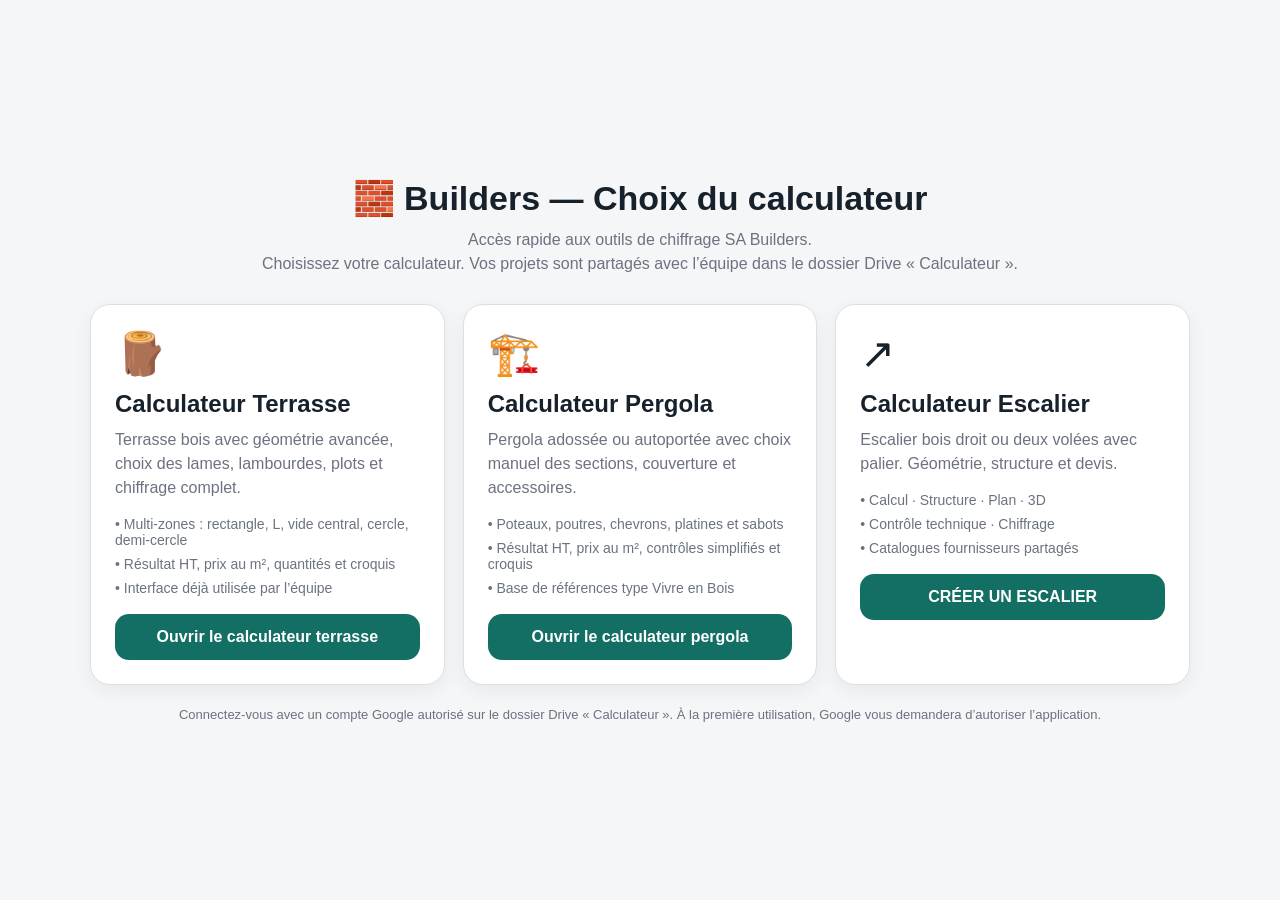
<file: index.html>
<!DOCTYPE html>
<html lang="fr">
<head>
  <meta charset="UTF-8" />
  <meta name="viewport" content="width=device-width, initial-scale=1.0" />
  <title>Builders - Choix du calculateur</title>
  <style>
    :root {
      --bg:#f4f6f7; --card:#ffffff; --text:#17212b; --muted:#6b7280;
      --brand:#136f63; --brand-2:#0f5b52; --line:#d9e1e7;
    }
    * { box-sizing:border-box; }
    body {
      margin:0; font-family: Arial, sans-serif; background:var(--bg); color:var(--text);
      min-height:100vh; display:flex; align-items:center; justify-content:center;
    }
    .wrapper { width:min(1100px, calc(100% - 32px)); margin:32px auto; }
    .hero {
      text-align:center; margin-bottom:24px;
    }
    h1 { margin:0 0 10px; font-size:34px; }
    p { margin:0; color:var(--muted); font-size:16px; line-height:1.5; }
    .grid {
      display:grid; grid-template-columns:repeat(3, 1fr); gap:18px; margin-top:28px;
    }
    .card {
      background:var(--card); border:1px solid var(--line); border-radius:20px; padding:24px;
      box-shadow:0 6px 20px rgba(0,0,0,0.06);
    }
    .icon {
      font-size:42px; margin-bottom:12px;
    }
    h2 { margin:0 0 10px; font-size:24px; }
    .meta {
      display:grid; gap:8px; margin:16px 0 18px;
      color:var(--muted); font-size:14px;
    }
    .btn {
      display:inline-block; width:100%; text-align:center; text-decoration:none;
      background:var(--brand); color:#fff; padding:14px 16px; border-radius:14px;
      font-weight:700;
    }
    .btn:hover { background:var(--brand-2); }
    .footer {
      text-align:center; margin-top:22px; color:var(--muted); font-size:13px;
    }
    @media (max-width: 860px) {
      .grid { grid-template-columns:1fr; }
      h1 { font-size:28px; }
    }
  </style>
</head>
<body>
  <div class="wrapper">
    <div class="hero">
      <h1>🧱 Builders — Choix du calculateur</h1>
      <p>
        Accès rapide aux outils de chiffrage SA Builders.<br>
        Choisissez votre calculateur. Vos projets sont partagés avec l’équipe dans le dossier Drive « Calculateur ».
      </p>
    </div>

    <div class="grid">
      <div class="card">
        <div class="icon">🪵</div>
        <h2>Calculateur Terrasse</h2>
        <p>Terrasse bois avec géométrie avancée, choix des lames, lambourdes, plots et chiffrage complet.</p>
        <div class="meta">
          <div>• Multi-zones : rectangle, L, vide central, cercle, demi-cercle</div>
          <div>• Résultat HT, prix au m², quantités et croquis</div>
          <div>• Interface déjà utilisée par l’équipe</div>
        </div>
        <a class="btn" href="https://script.google.com/macros/s/AKfycbxQwhMTKh18F8aOyGOko-md7w-A2TxFS76qRB9vXkfuKWdgaCrRDMGD3c0UZl5thRON/exec?page=terrasse.html">Ouvrir le calculateur terrasse</a>
      </div>

      <div class="card">
        <div class="icon">🏗️</div>
        <h2>Calculateur Pergola</h2>
        <p>Pergola adossée ou autoportée avec choix manuel des sections, couverture et accessoires.</p>
        <div class="meta">
          <div>• Poteaux, poutres, chevrons, platines et sabots</div>
          <div>• Résultat HT, prix au m², contrôles simplifiés et croquis</div>
          <div>• Base de références type Vivre en Bois</div>
        </div>
        <a class="btn" href="https://script.google.com/macros/s/AKfycbxQwhMTKh18F8aOyGOko-md7w-A2TxFS76qRB9vXkfuKWdgaCrRDMGD3c0UZl5thRON/exec?page=pergola.html">Ouvrir le calculateur pergola</a>
      </div>
      <div class="card"><div class="icon">↗</div><h2>Calculateur Escalier</h2><p>Escalier bois droit ou deux volées avec palier. Géométrie, structure et devis.</p><div class="meta"><div>• Calcul · Structure · Plan · 3D</div><div>• Contrôle technique · Chiffrage</div><div>• Catalogues fournisseurs partagés</div></div><a class="btn" href="https://script.google.com/macros/s/AKfycbxQwhMTKh18F8aOyGOko-md7w-A2TxFS76qRB9vXkfuKWdgaCrRDMGD3c0UZl5thRON/exec?page=escalier.html">CRÉER UN ESCALIER</a></div>
    </div>

    <div class="footer">
      Connectez-vous avec un compte Google autorisé sur le dossier Drive « Calculateur ». À la première utilisation, Google vous demandera d’autoriser l’application.
    </div>
  </div>
</body>
</html>
</file>
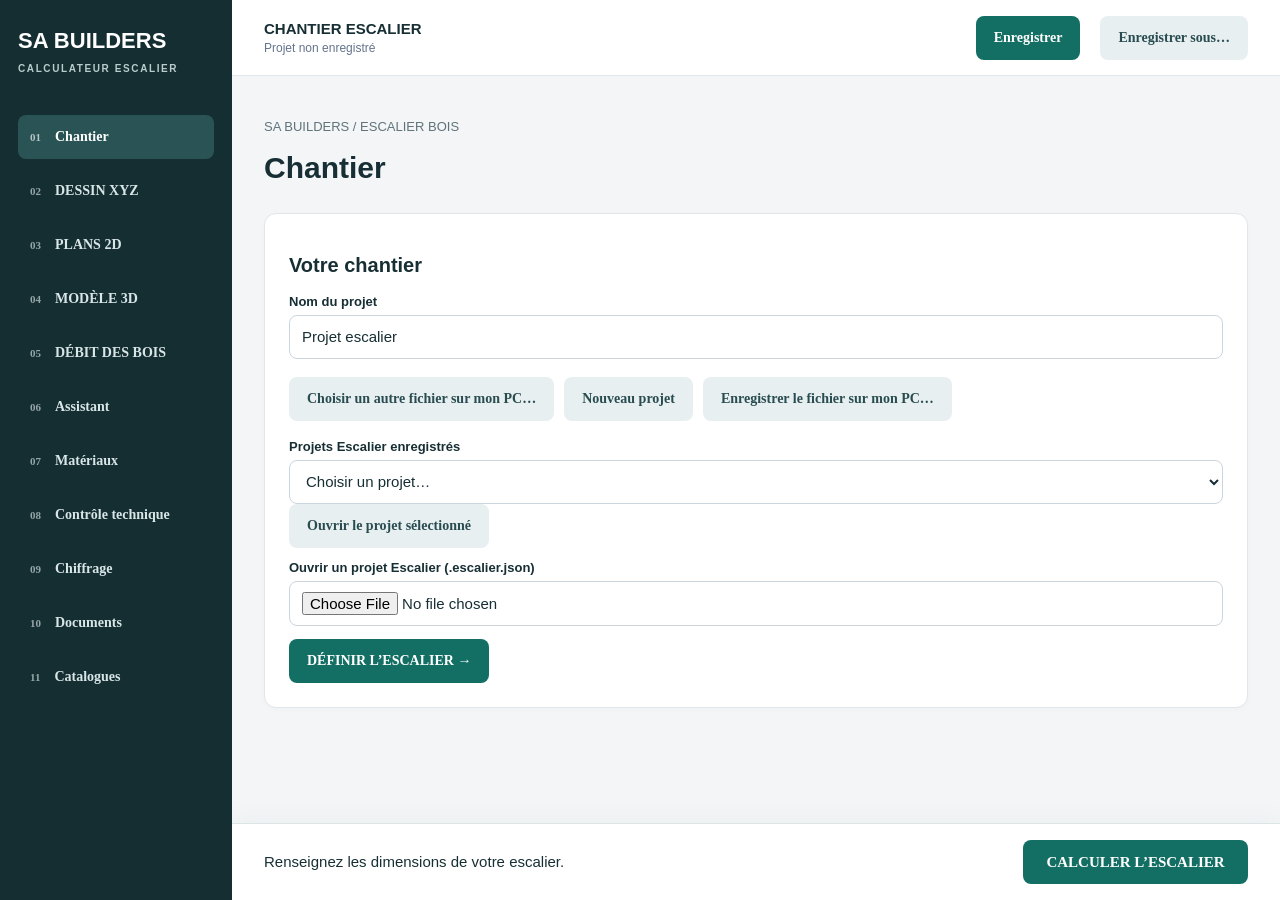
<file: escalier.html>
<!DOCTYPE html>
<html lang="fr"><head><meta charset="utf-8"><meta name="viewport" content="width=device-width,initial-scale=1"><title>SA BUILDERS · Escalier</title><link rel="stylesheet" href="staircase.css"><link rel="stylesheet" href="staircase-cad.css"><link rel="stylesheet" href="interface.css"><link rel="stylesheet" href="commercial.css"><link rel="stylesheet" href="catalogue-fournisseurs.css"></head>
<body class="app-ui"><header class="app-header"><button id="appMenu" class="secondary" aria-label="Ouvrir la navigation" aria-expanded="false">☰</button><div><strong>CHANTIER ESCALIER</strong><small id="stairSaveState">Projet non enregistré</small></div><button id="projectSave">Enregistrer</button></header>
<main class="wrapper"><div class="app-page-heading"><p class="small">SA BUILDERS / ESCALIER BOIS</p><h1 id="appTitle">Chantier</h1></div>
<section data-screen="chantier"><div class="card"><h2>Votre chantier</h2><label for="projectName">Nom du projet</label><input id="projectName" value="Projet escalier" maxlength="100"><div class="actions"><button id="projectSaveAs" type="button" class="secondary">Enregistrer sous…</button><button id="projectFileSaveAs" type="button" class="secondary">Choisir un autre fichier sur mon PC…</button><button id="projectNew" class="secondary">Nouveau projet</button><button id="projectExport" class="secondary">Télécharger le projet complet</button></div><label for="projectList">Projets Escalier enregistrés</label><select id="projectList"><option value="">Choisir un projet…</option></select><button id="projectOpen" class="secondary">Ouvrir le projet sélectionné</button><label for="projectFile">Ouvrir un projet Escalier (.escalier.json)</label><input id="projectFile" type="file" accept=".json"><a id="projectDownload" hidden download>Télécharger le projet</a><p id="projectStatus" role="status" class="small"></p><button data-go="escalier">DÉFINIR L’ESCALIER →</button></div></section>
<section data-screen="dessin" hidden><div id="cadWorkspace"></div><details class="card"><summary>Assistant de départ · conserver / convertir les anciens projets</summary><p>Les dimensions de l’assistant sont converties en points XYZ en millimètres. Le tracé devient ensuite la géométrie du projet.</p><button data-go="escalier">Ouvrir l’assistant</button><button id="cadLegacy" class="secondary">Recréer le tracé depuis l’assistant</button></details></section><section data-screen="debit" hidden><div class="card"><h2>DÉBIT DES BOIS</h2><label>Surcote totale de coupe par pièce (mm)<input id="cadAllowance" value="0" inputmode="decimal"></label><button id="cadApplyAllowance" class="secondary">Appliquer la surcote</button><button id="cadCSV">Exporter le débit CSV (Excel)</button><button id="cadApplySupplierSelection" disabled>Appliquer les références présélectionnées</button><a id="cadCSVDownload" hidden download>Télécharger le CSV</a><div id="cadDebitTable" class="stair-table"></div><div id="cadSupplierSuggestions"></div></div></section><section data-screen="escalier" hidden><div class="card"><h2>Définir l’escalier</h2><p class="small">Donnez les dimensions disponibles. La proposition reste modifiable.</p><form id="stairForm" novalidate></form><div id="stairMini" class="stair-plan" hidden></div></div><div id="stairResult" hidden class="card"></div></section>
<section data-screen="materiaux" hidden><div class="card"><h2>Bois et accessoires</h2><p class="small">Choisissez des références déjà importées, ou utilisez la recherche fournisseur. Les sections restent à vérifier par une étude de structure.</p><label>Rechercher dans vos références<input id="stairMaterialSearch" placeholder="Fournisseur, référence, essence, section…"></label><div id="stairMaterials" class="app-material-grid"></div></div><div id="stairBill" class="card"></div></section>
<section data-screen="plan" hidden><div class="card"><div class="actions"><button id="stairPlanTab" class="secondary">Plan coté</button><button id="stair3dTab" class="secondary">Modèle 3D</button></div><div id="stairPlanPanel"><label for="stairPlanView">Vue du plan</label><select id="stairPlanView"><option value="profile">Profil</option><option value="top">Dessus</option><option value="front">Face (YZ)</option><option value="landing">Structure du palier</option><option value="stringers">Implantation des limons</option></select><div id="stairPlan" class="stair-plan"></div><p class="small">Les longueurs sont géométriques. Le dessin ne dimensionne pas les assemblages ou entailles.</p></div><button id="cadPlanFit" class="secondary">Cadrer le plan</button><aside id="cadPlanProps" class="cad-properties"></aside></div></section><section data-screen="modele" hidden><div class="cad-layout"><div class="card"><div id="stair3dPanel"><div class="stair-controls"><select id="stair3dMode" aria-label="Mode 3D"><option value="technical">Technique</option><option value="client">Client</option></select><select id="stairCamera" aria-label="Vue caméra"><option value="perspective">Perspective</option><option value="side">Côté</option><option value="front">Face</option><option value="top">Dessus</option></select><label><input id="stairWall" type="checkbox">Support / mur d’arrivée</label></div><div id="stair3dViewport"></div><p id="stair3dStatus" role="status" class="small">Calculez l’escalier pour voir la 3D.</p></div>
</div><aside id="cadPieceProps" class="cad-properties"></aside></div></section><section data-screen="technique" hidden><div class="card app-dtu"><h2>Contrôle technique</h2><p class="tech-note small">Chaque contrôle indique sa source et son périmètre. Aucune conformité globale ni résistance de section n’est certifiée.</p><button id="stairRecheck">RELANCER LA VÉRIFICATION</button><p id="stairCheckSummary"></p><div id="stairChecks" class="tech-list"></div><details class="tech-history"><summary>Historique des vérifications et corrections</summary><div id="stairHistory"></div></details></div></section>
<section data-screen="chiffrage" hidden><div class="card" id="commercialRoot"></div></section>
<section data-screen="documents" hidden><div class="card"><h2>Documents du chantier</h2><p class="small">Choisissez les documents à réunir dans le dossier PDF. Les vues sont recalculées avec le projet actuel.</p><div class="form-grid"><label><input id="docQuote" type="checkbox" checked>Pré-devis</label><label><input id="docPlans" type="checkbox" checked>Plans profil et dessus</label><label><input id="docDetails" type="checkbox" checked>Limons et palier</label><label><input id="docDebit" type="checkbox">Débit des bois XYZ</label><label><input id="doc3d" type="checkbox">Rendu 3D</label><label><input id="docCheck" type="checkbox" checked>Contrôle technique</label></div><div class="actions"><button id="stairDossier">GÉNÉRER LE DOSSIER PDF</button><button id="stairPlanPDF" class="secondary">Plan PDF</button><button id="stairDetailPDF" class="secondary">Limons / palier PDF</button><button id="stairPNG" class="secondary">Rendu 3D PNG</button></div><p id="stairDocumentStatus" role="status" class="small"></p><a id="stairDocumentDownload" hidden download>Télécharger le document</a></div></section>
<section data-screen="catalogues" hidden><div id="calculateurSection"></div></section>
</main><footer class="app-actionbar"><p id="stairStatus" role="status">Renseignez les dimensions de votre escalier.</p><button id="stairCalculate">CALCULER L’ESCALIER</button></footer>
<dialog id="stairConfirm"><h2 id="stairConfirmTitle"></h2><div id="stairConfirmText"></div><div class="actions"><button id="stairConfirmAccept">Appliquer</button><button id="stairConfirmCancel" class="secondary">Annuler</button></div></dialog>
<script src="calcul-utils.js"></script><script src="builder-shell.js"></script><script src="builder-project-store.js"></script><script src="commercial.js"></script><script src="pre-devis-pdf.js"></script><script src="dossier-pdf.js"></script><script src="plan-importer.js"></script><script src="technical-control.js"></script><script src="presentation-3d-model.js"></script><script src="catalogue-fournisseurs-core.js"></script><script src="catalogue-fournisseurs-db.js"></script><script src="catalogue-fournisseurs-import.js"></script><script src="vendor/catalogue/xlsx.full.min.js"></script><script src="vendor/catalogue/fflate.js"></script><script src="staircase-engine.js"></script><script src="staircase-control.js"></script><script src="staircase-plan.js"></script><script src="staircase-model.js"></script><script src="staircase-supports.js"></script><script src="staircase-cad-core.js"></script><script src="staircase-cad-plan.js"></script><script src="staircase-cad-ui.js"></script><script src="staircase-3d.js"></script><script src="staircase-projects.js"></script><script src="staircase-documents.js"></script><script src="staircase-supplier-products.js"></script>
<script src="terrace-connection-products.js"></script><script src="staircase-ui.js"></script><script src="catalogue-fournisseurs-ui.js"></script><script src="commercial-ui.js"></script><dialog id="projectSaveAsDialog" class="app-new-dialog" aria-labelledby="projectSaveAsTitle"><h2 id="projectSaveAsTitle">Créer une nouvelle sauvegarde</h2><p>La sauvegarde actuelle est conservée. Les prochains enregistrements mettront à jour cette nouvelle copie.</p><label for="projectSaveAsName">Nom de la nouvelle sauvegarde</label><input id="projectSaveAsName" maxlength="100" required><div class="actions"><button id="projectSaveAsCancel" type="button" class="secondary">Annuler</button><button id="projectSaveAsAccept" type="button">Créer la sauvegarde</button></div></dialog>
</body></html>
</file>
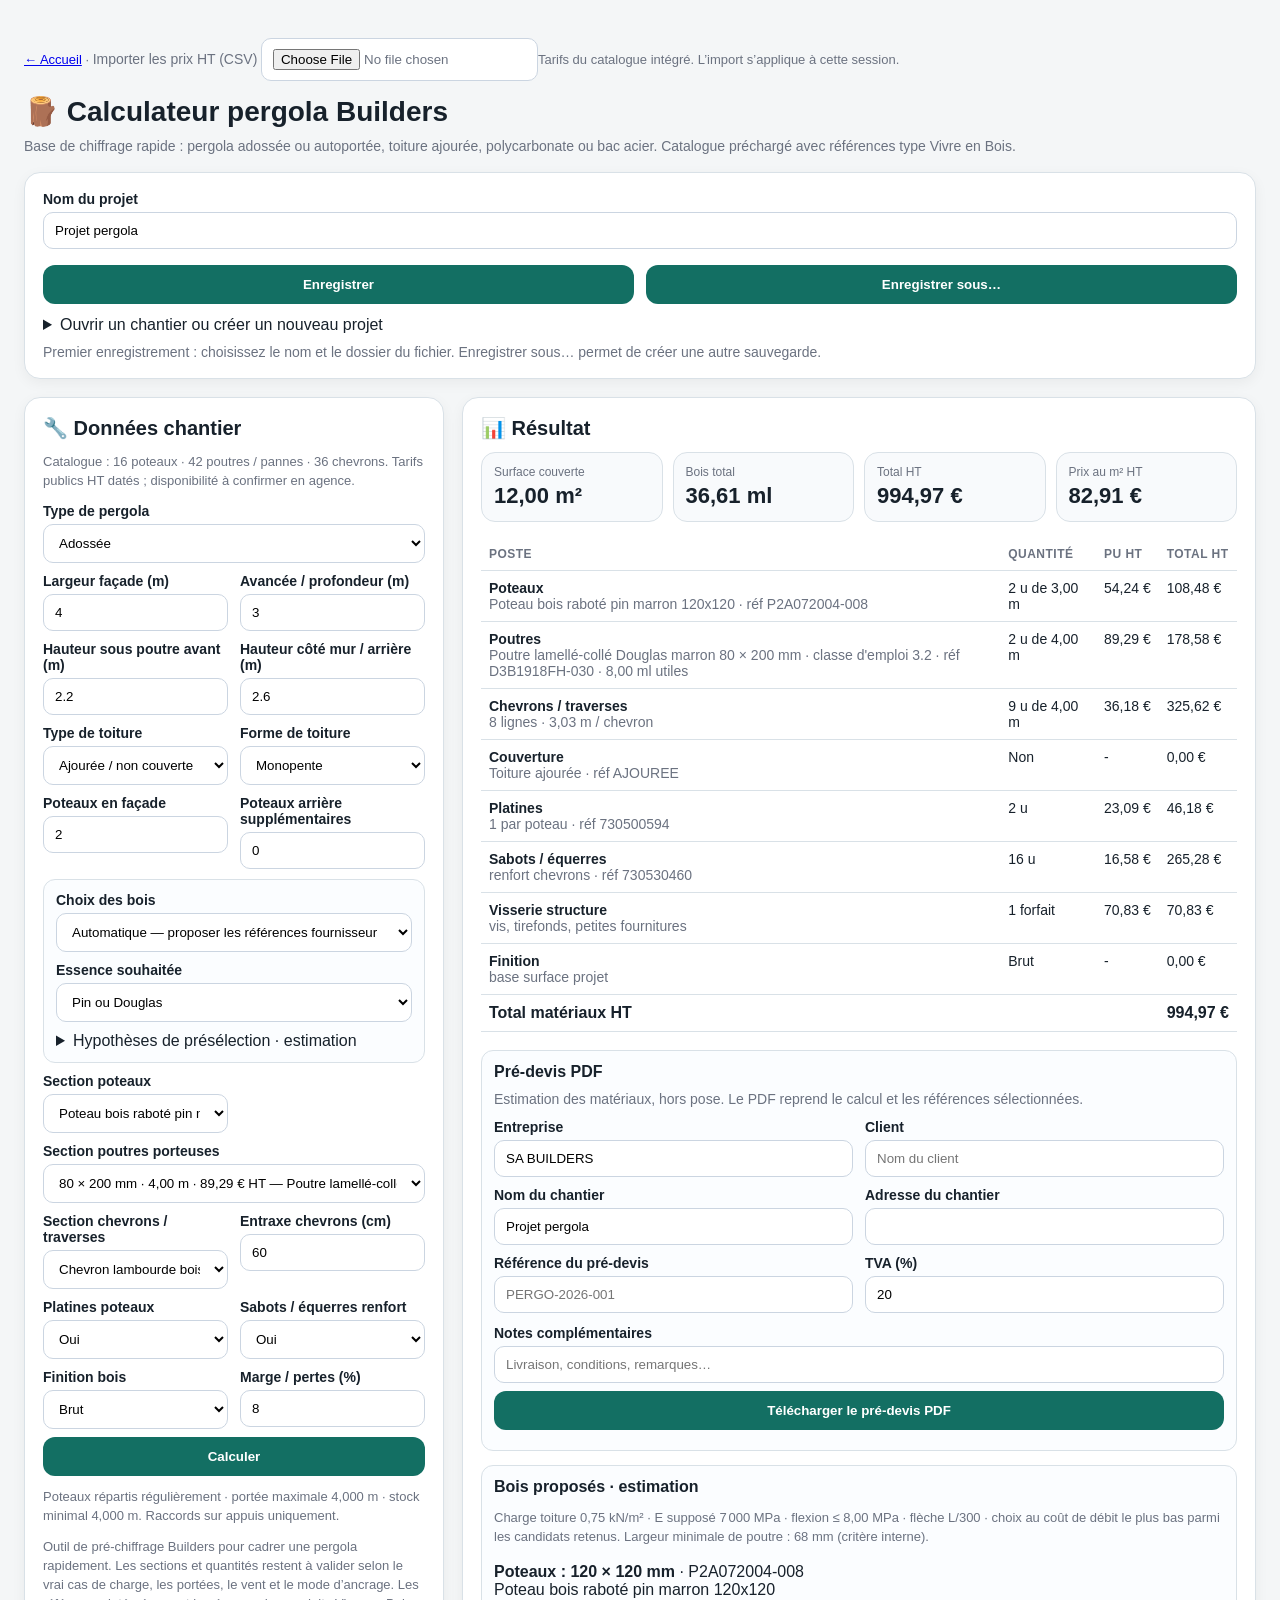
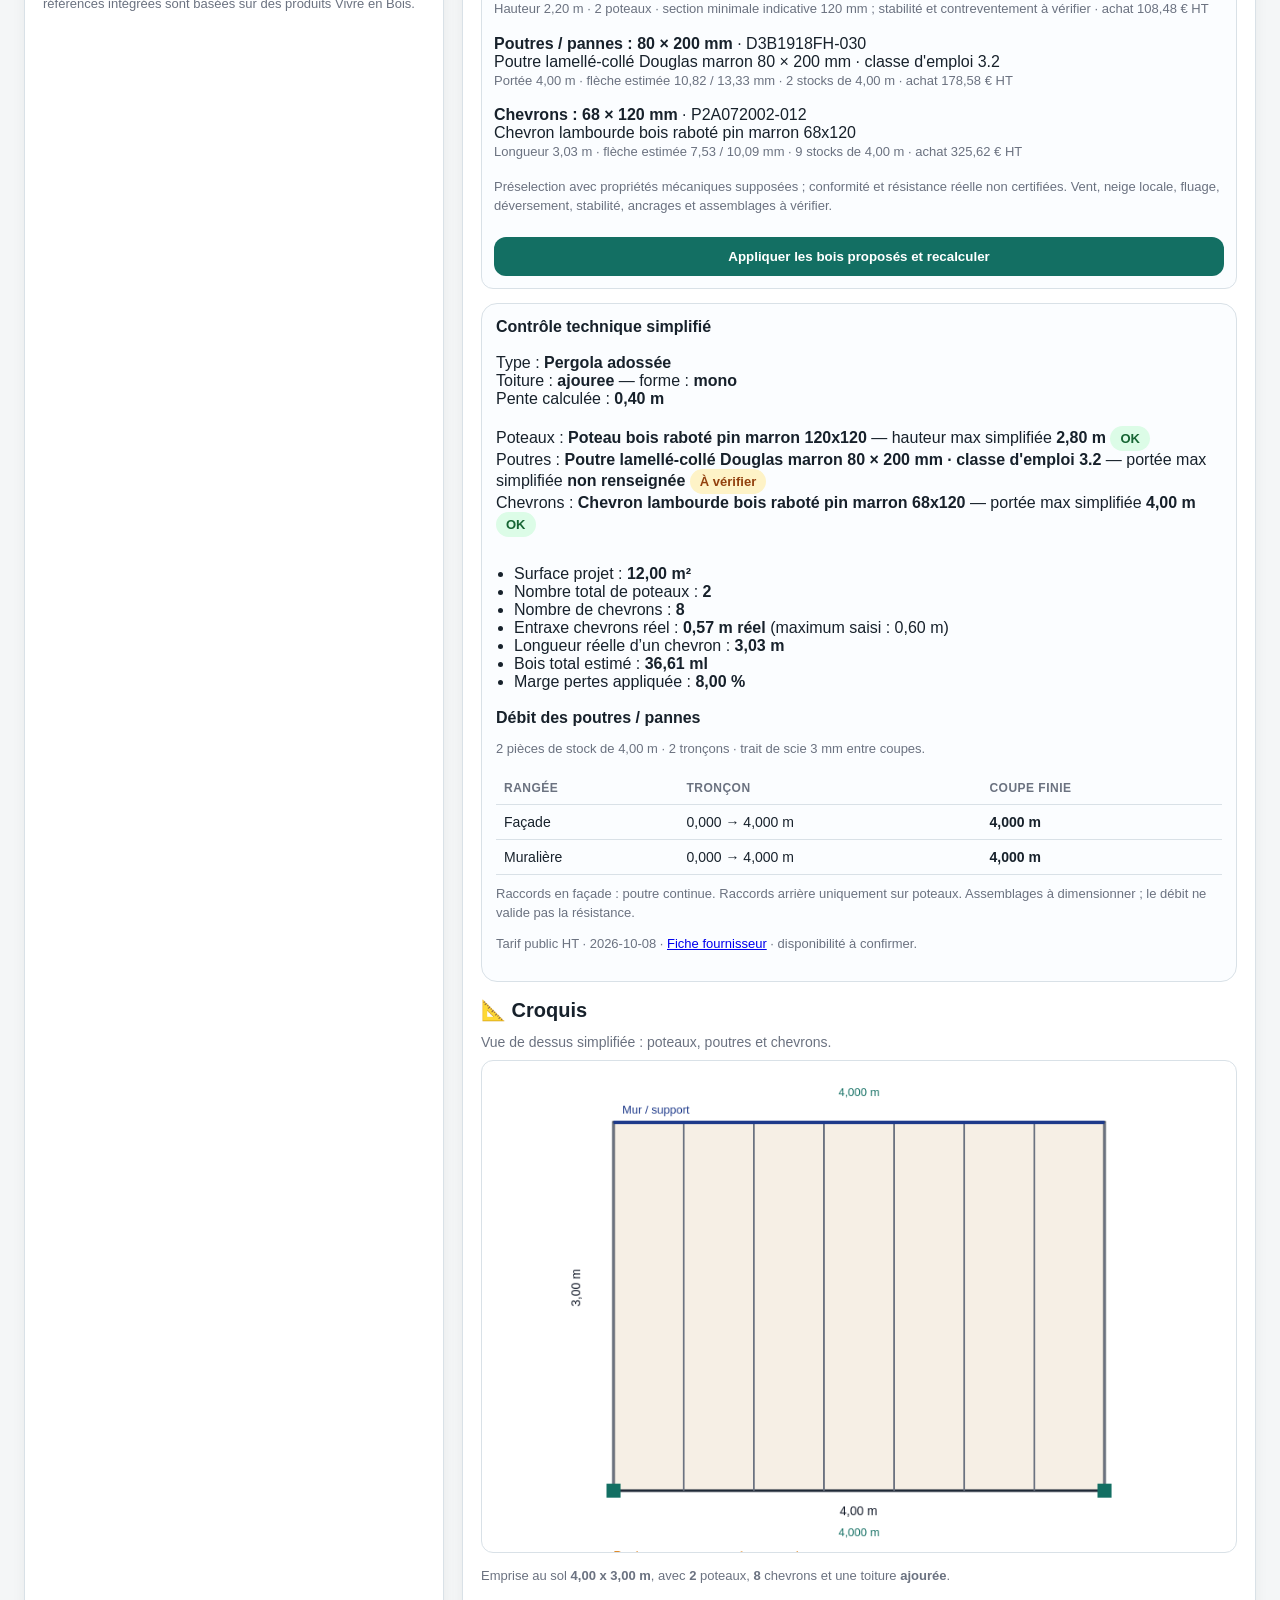
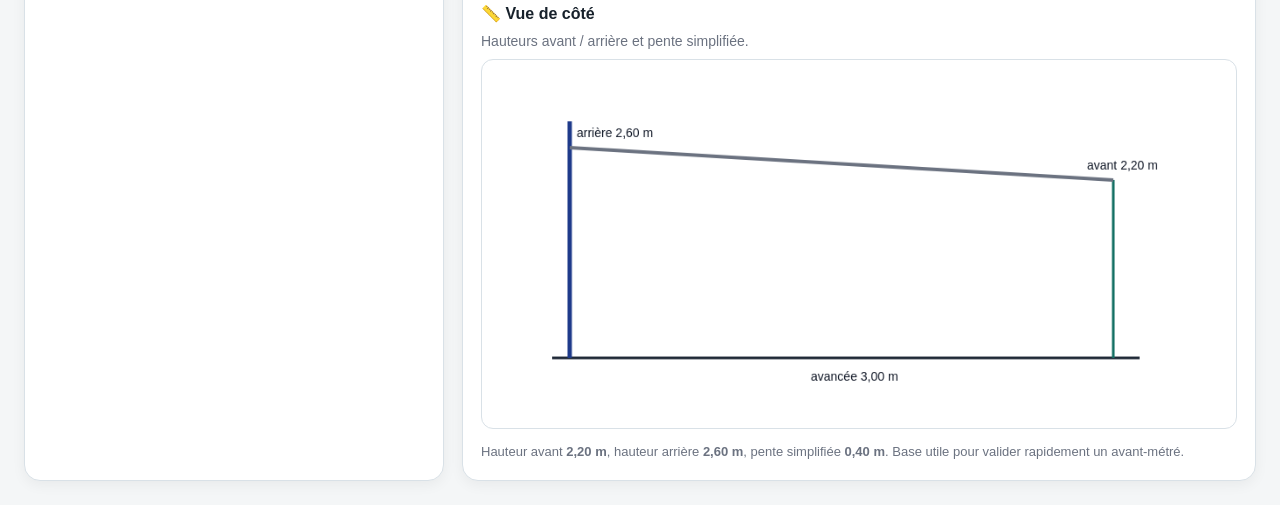
<file: pergola.html>
<!DOCTYPE html>
<html lang="fr">
<head>
<meta charset="UTF-8" />
<meta name="viewport" content="width=device-width, initial-scale=1.0" />
<title>Calculateur Builders - Pergola</title>
<style>
:root {
  --bg:#f4f6f7; --card:#ffffff; --text:#17212b; --muted:#6b7280;
  --brand:#136f63; --brand-2:#0f5b52; --line:#d9e1e7;
}
* { box-sizing:border-box; }
body { font-family: Arial, sans-serif; margin:0; background:var(--bg); color:var(--text); }
.wrapper { max-width:1280px; margin:0 auto; padding:24px; }
h1 { margin:0 0 10px; font-size:28px; }
h2 { margin:0 0 12px; font-size:20px; }
h3 { margin:0 0 10px; font-size:16px; }
p.small, .small { color:var(--muted); font-size:14px; margin:0; }
.grid { display:grid; gap:18px; grid-template-columns: 420px 1fr; }
.card {
  background:var(--card); border:1px solid var(--line); border-radius:16px; padding:18px;
  box-shadow:0 4px 14px rgba(0,0,0,0.05);
}
.form-grid { display:grid; grid-template-columns:repeat(2,minmax(0,1fr)); gap:10px 12px; }
.form-grid > div, .grid > div, .result-grid > div { min-width:0; }
.form-grid > div:has(#sectionPoutre) { grid-column:1 / -1; }
label { font-size:14px; font-weight:700; display:block; margin-bottom:5px; }
input, select {
  width:100%; min-width:0; padding:10px 11px; border-radius:10px; border:1px solid #cbd5e1; background:#fff;
}
button {
  width:100%; padding:12px 14px; border:none; border-radius:12px; background:var(--brand); color:#fff;
  font-weight:700; cursor:pointer; margin-top:8px;
}
dialog { border:1px solid var(--line); border-radius:16px; padding:24px; max-width:560px; width:90%; }
dialog::backdrop { background:#17212b66; }
button:disabled { opacity:.55; cursor:wait; }
button:hover { background:var(--brand-2); }
.result-grid { display:grid; gap:16px; grid-template-columns:minmax(0,1fr); }
.kpi-grid { display:grid; grid-template-columns: repeat(4, 1fr); gap:10px; margin-bottom:16px; }
.kpi { background:#f8fafc; border:1px solid var(--line); border-radius:14px; padding:12px; }
.kpi .label { font-size:12px; color:var(--muted); margin-bottom:4px; }
.kpi .value { font-size:22px; font-weight:700; }
table { width:100%; border-collapse:collapse; font-size:14px; }
th, td { padding:9px 8px; border-bottom:1px solid var(--line); text-align:left; vertical-align:top; }
th { font-size:12px; color:var(--muted); text-transform:uppercase; letter-spacing:.04em; }
.total-row td { font-weight:700; font-size:16px; }
.badge { display:inline-block; border-radius:999px; padding:5px 10px; font-size:13px; font-weight:700; }
.badge.ok { background:#dcfce7; color:#166534; }
.badge.warn { background:#fef3c7; color:#92400e; }
.badge.bad { background:#fee2e2; color:#991b1b; }
.note { font-size:13px; color:var(--muted); line-height:1.45; }
canvas { width:100%; max-width:100%; border:1px solid var(--line); border-radius:12px; background:#fff; }
ul.clean { margin:10px 0 0 18px; padding:0; }
.section-block {
  grid-column:1 / -1; background:#fbfdff; border:1px solid var(--line); border-radius:12px; padding:12px;
}
.hidden { display:none; }
@media (max-width: 980px) {
  .grid, .result-grid, .kpi-grid, .form-grid { grid-template-columns:1fr; }
}
</style>
</head>
<body>
<div class="wrapper">
<div class="note" style="margin:14px 0"><a href="index.html">← Accueil</a> · <label style="display:inline;font-weight:400" for="tarifFile">Importer les prix HT (CSV)</label> <input style="width:auto" id="tarifFile" type="file" accept=".csv,text/csv" onchange="BuilderUtils.importPrices(this, catalogue, actualiserTarifs)"><span id="tarifStatus">Tarifs du catalogue intégré. L’import s’applique à cette session.</span></div>
  <h1>🪵 Calculateur pergola Builders</h1>
  <p class="small">Base de chiffrage rapide : pergola adossée ou autoportée, toiture ajourée, polycarbonate ou bac acier. Catalogue préchargé avec références type Vivre en Bois.</p>

  <section class="card" style="margin-top:18px;" aria-label="Projet pergola">
    <label for="projectName">Nom du projet</label><input id="projectName" value="Projet pergola" maxlength="100">
    <div class="form-grid" style="margin:8px 0 12px;"><button id="projectSave" type="button">Enregistrer</button><button id="projectSaveAs" type="button">Enregistrer sous…</button></div>
    <details><summary>Ouvrir un chantier ou créer un nouveau projet</summary>
      <button id="projectNew" type="button">Nouveau projet</button>
      <label for="projectList" style="margin-top:12px;">Projets enregistrés dans ce navigateur</label><select id="projectList"><option value="">Choisir un projet…</option></select><button id="projectOpen" type="button">Ouvrir le projet sélectionné</button>
      <label for="projectFile" style="margin-top:12px;">Ouvrir un fichier projet (.pergola.json)</label><input id="projectFile" type="file" accept=".json,application/json">
    </details>
    <a id="projectDownload" hidden download>Télécharger le projet</a><p id="projectStatus" class="small" role="status" style="margin-top:10px;">Premier enregistrement : choisissez le nom et le dossier du fichier. Enregistrer sous… permet de créer une autre sauvegarde.</p>
  </section>
  <div class="grid" style="margin-top:18px;">
    <div class="card">
      <h2>🔧 Données chantier</h2>
      <p id="pergolaCatalogueStatus" class="note" style="margin-bottom:12px"></p>
      <div class="form-grid">
        <div style="grid-column:1 / -1">
          <label for="typePergola">Type de pergola</label>
          <select id="typePergola">
            <option value="adossee">Adossée</option>
            <option value="autoportee">Autoportée</option>
          </select>
        </div>

        <div>
          <label for="largeur">Largeur façade (m)</label>
          <input id="largeur" type="number" min="0" step="0.01" value="4">
        </div>
        <div>
          <label for="avancee">Avancée / profondeur (m)</label>
          <input id="avancee" type="number" min="0" step="0.01" value="3">
        </div>

        <div>
          <label for="hauteurAvant">Hauteur sous poutre avant (m)</label>
          <input id="hauteurAvant" type="number" min="0" step="0.01" value="2.2">
        </div>
        <div>
          <label for="hauteurMur">Hauteur côté mur / arrière (m)</label>
          <input id="hauteurMur" type="number" min="0" step="0.01" value="2.6">
        </div>

        <div>
          <label for="toiture">Type de toiture</label>
          <select id="toiture">
            <option value="ajouree">Ajourée / non couverte</option>
            <option value="polycarbonate">Polycarbonate</option>
            <option value="bacacier">Bac acier</option>
          </select>
        </div>
        <div>
          <label for="formeToit">Forme de toiture</label>
          <select id="formeToit">
            <option value="mono">Monopente</option>
            <option value="plate">Plate légère</option>
          </select>
        </div>

        <div>
          <label for="nbPoteauxFace">Poteaux en façade</label>
          <input id="nbPoteauxFace" type="number" min="2" step="1" value="2">
        </div>
        <div>
          <label for="nbPoteauxArriere">Poteaux arrière supplémentaires</label>
          <input id="nbPoteauxArriere" type="number" min="0" step="1" value="0">
        </div>

        <div class="section-block">
          <label for="woodSelection">Choix des bois</label>
          <select id="woodSelection"><option value="auto">Automatique — proposer les références fournisseur</option><option value="manual">Manuel — conserver mes références</option></select>
          <label for="woodEssence" style="margin-top:10px">Essence souhaitée</label>
          <select id="woodEssence"><option value="all">Pin ou Douglas</option><option value="douglas">Douglas</option><option value="pin">Pin</option></select>
          <details style="margin-top:10px"><summary>Hypothèses de présélection · estimation</summary>
            <label for="woodLoad" style="margin-top:10px">Charge verticale toiture, hors poids des bois (kN/m²)</label>
            <input id="woodLoad" type="number" min="0.1" max="20" step="0.05" placeholder="Automatique : 0,75 ajourée / 1,25 couverte">
            <label for="woodE" style="margin-top:10px">Module d’élasticité supposé (MPa)</label>
            <input id="woodE" type="number" min="1000" max="30000" step="100" value="7000">
            <label for="woodStress" style="margin-top:10px">Seuil de flexion indicatif (MPa)</label>
            <input id="woodStress" type="number" min="1" max="40" step="0.5" value="8">
            <p class="note">Hypothèses internes modifiables, sans classe mécanique certifiée. Charge uniforme ; poids propre ajouté avec une densité supposée de 550 kg/m³ ; flèche instantanée limitée à L/300. Neige, vent, fluage, stabilité et assemblages à vérifier selon le chantier.</p>
          </details>
        </div>
        <div>
          <label for="sectionPoteau">Section poteaux</label>
          <select id="sectionPoteau"></select>
        </div>
        <div>
          <label for="sectionPoutre">Section poutres porteuses</label>
          <select id="sectionPoutre"></select>
        </div>

        <div>
          <label for="sectionChevron">Section chevrons / traverses</label>
          <select id="sectionChevron"></select>
        </div>
        <div>
          <label for="entraxeChevron">Entraxe chevrons (cm)</label>
          <input id="entraxeChevron" type="number" min="20" step="1" value="60">
        </div>

        <div>
          <label for="platines">Platines poteaux</label>
          <select id="platines">
            <option value="oui">Oui</option>
            <option value="non">Non</option>
          </select>
        </div>
        <div>
          <label for="sabots">Sabots / équerres renfort</label>
          <select id="sabots">
            <option value="oui">Oui</option>
            <option value="non">Non</option>
          </select>
        </div>

        <div>
          <label for="finitions">Finition bois</label>
          <select id="finitions">
            <option value="brut">Brut</option>
            <option value="sature">Saturateur</option>
            <option value="lasure">Lasure</option>
          </select>
        </div>
        <div>
          <label for="marge">Marge / pertes (%)</label>
          <input id="marge" type="number" min="0" step="1" value="8">
        </div>
      </div>

      <button onclick="calculPergola()">Calculer</button>
      <p id="beamStockStatus" class="note" aria-live="polite" style="margin-top:12px"></p>
      <div id="beamAlternatives" class="section-block hidden" style="margin-top:10px">
        <label for="compatibleBeam">Stocks assez longs pour les appuis prévus</label>
        <select id="compatibleBeam"></select>
        <button type="button" onclick="appliquerStockPoutre()">Utiliser cette référence et recalculer</button>
        <p class="note">La longueur convient au débit. La section et les assemblages restent à vérifier.</p>
      </div>

      <div class="note" style="margin-top:12px;">
        Outil de pré-chiffrage Builders pour cadrer une pergola rapidement.
        Les sections et quantités restent à valider selon le vrai cas de charge, les portées, le vent et le mode d’ancrage. Les références intégrées sont basées sur des produits Vivre en Bois.
      </div>
    </div>

    <div class="card">
      <div class="result-grid">
        <div>
          <h2>📊 Résultat</h2>
          <div class="kpi-grid">
            <div class="kpi">
              <div class="label">Surface couverte</div>
              <div class="value" id="kpiSurface">-</div>
            </div>
            <div class="kpi">
              <div class="label">Bois total</div>
              <div class="value" id="kpiBois">-</div>
            </div>
            <div class="kpi">
              <div class="label">Total HT</div>
              <div class="value" id="kpiTotal">-</div>
            </div>
            <div class="kpi">
              <div class="label">Prix au m² HT</div>
              <div class="value" id="kpiM2">-</div>
            </div>
          </div>

          <table id="tableResult">
            <thead>
              <tr><th>Poste</th><th>Quantité</th><th>PU HT</th><th>Total HT</th></tr>
            </thead>
            <tbody></tbody>
          </table>

          <section class="section-block" style="margin-top:18px;" aria-labelledby="pergolaQuoteTitle">
            <h3 id="pergolaQuoteTitle">Pré-devis PDF</h3>
            <p class="small" style="margin-bottom:12px;">Estimation des matériaux, hors pose. Le PDF reprend le calcul et les références sélectionnées.</p>
            <div class="form-grid">
              <div><label for="pdfCompany">Entreprise</label><input id="pdfCompany" value="SA BUILDERS" maxlength="150"></div>
              <div><label for="pdfClient">Client</label><input id="pdfClient" placeholder="Nom du client" maxlength="150"></div>
              <div><label for="pdfProject">Nom du chantier</label><input id="pdfProject" value="Projet pergola" maxlength="150"></div>
              <div><label for="pdfSite">Adresse du chantier</label><input id="pdfSite" maxlength="250"></div>
              <div><label for="pdfReference">Référence du pré-devis</label><input id="pdfReference" placeholder="PERGO-2026-001" maxlength="100"></div>
              <div><label for="pdfVat">TVA (%)</label><input id="pdfVat" type="number" min="0" max="100" step="0.1" value="20"></div>
            </div>
            <label for="pdfNotes" style="margin-top:12px;">Notes complémentaires</label><input id="pdfNotes" maxlength="1500" placeholder="Livraison, conditions, remarques…">
            <button id="pergolaQuotePDF" type="button" onclick="exporterPreDevisPergola()">Télécharger le pré-devis PDF</button>
            <p id="pergolaPDFStatus" class="small" role="status" style="margin-top:8px;"></p>
          </section>
          <div id="woodProposal" class="section-block" aria-live="polite" style="margin-top:14px;"></div>
          <div id="blocTechnique" style="margin-top:14px;"></div>
        </div>

        <div>
          <h2>📐 Croquis</h2>
          <p class="small" style="margin-bottom:10px;">Vue de dessus simplifiée : poteaux, poutres et chevrons.</p>
          <canvas id="canvasPlan" width="860" height="560"></canvas>
          <div id="resumePose" class="note" style="margin-top:10px;"></div>

          <h3 style="margin-top:18px;">📏 Vue de côté</h3>
          <p class="small" style="margin-bottom:10px;">Hauteurs avant / arrière et pente simplifiée.</p>
          <canvas id="canvasSide" width="860" height="420"></canvas>
          <div id="resumeStructure" class="note" style="margin-top:10px;"></div>
        </div>
      </div>
    </div>
  </div>
</div>

<dialog id="projectSaveAsDialog" aria-labelledby="projectSaveAsTitle"><h2 id="projectSaveAsTitle">Enregistrer sous…</h2><p></p><label for="projectSaveAsName">Nom de la sauvegarde</label><input id="projectSaveAsName" maxlength="100" required><button id="projectSaveAsAccept" type="button">Télécharger le projet</button><button id="projectSaveAsCancel" type="button">Annuler</button></dialog>
<dialog id="projectConfirmDialog"><h2>Projet pergola</h2><p id="projectConfirmText"></p><button id="projectConfirmAccept" type="button">Continuer</button><button id="projectConfirmCancel" type="button">Annuler</button></dialog>
<script src="builder-project-store.js"></script>
<script src="catalogues.js"></script>
<script src="calcul-utils.js"></script>
<script src="commercial.js"></script>
<script src="pre-devis-pdf.js"></script>
<script>
const catalogue = BuilderCatalogues.pergola;
let dernierPreDevisPergola = null;
function donneesPreDevisPergola() {
  if (!dernierPreDevisPergola) throw new Error('Calculez une pergola valide avant de télécharger le pré-devis.');
  const value=id=>document.getElementById(id).value.trim();
  const vatRate=BuilderUtils.number('pdfVat',0,100);
  const commercial={laborLines:[],otherLines:[],vatRate,quoteReference:value('pdfReference')||'PERGO-'+new Date().toISOString().slice(0,10),quoteNotes:[
    'Pré-devis matériaux estimatif, hors main-d’œuvre, livraison et pose. Prix du catalogue local à confirmer auprès du fournisseur. Visserie : forfait estimatif.',
    'Ce document ne constitue pas une validation structurelle : charges, sections, assemblages et ancrages restent à vérifier.', value('pdfNotes')].filter(Boolean).join('\n')};
  return {company:{name:value('pdfCompany')},date:new Date().toLocaleDateString('fr-FR'),client:{name:value('pdfClient')},
    projectInfo:{reference:value('pdfProject'),siteAddress:value('pdfSite'),notes:dernierPreDevisPergola.description},commercial,
    materials:dernierPreDevisPergola.lines.map(l=>[l.description,n2(l.quantity),l.unit,euro(l.unitPriceHT),euro(l.totalHT)]),
    totals:BuilderCommercial.calculateCommercialTotals(dernierPreDevisPergola.totalHT,commercial)};
}
async function exporterPreDevisPergola() {
  const button=document.getElementById('pergolaQuotePDF'),status=document.getElementById('pergolaPDFStatus');
  if(button.disabled)return;
  button.disabled=true;status.textContent='Préparation du PDF…';
  try {
    // Toujours recalculer : un champ ou un tarif peut avoir changé depuis le dernier résultat.
    calculPergola();
    const data=donneesPreDevisPergola();
    const doc=await BuilderQuotePDF.generate(data);
    const name=(data.projectInfo.reference||'pergola').normalize('NFD').replace(/[\u0300-\u036f]/g,'').replace(/[^a-zA-Z0-9_-]+/g,'-').slice(0,80);
    doc.save('pre-devis-'+name+'.pdf');status.textContent='PDF téléchargé : matériaux, total HT, TVA et total TTC.';
  } catch(error) {status.textContent=error.message||'Impossible de générer le PDF.';}
  finally {button.disabled=false;}
}


const capacities = {
  "P2AA22398-A00": {maxHeight:2.3, badge:"warn"},
  "P2A072004-008": {maxHeight:2.8, badge:"ok"},
  "P3A191806-003": {maxHeight:3.2, badge:"ok"},
  "D29082003-001": {maxSpan:3.2, badge:"warn"},
  "P2A072002-012": {maxSpan:4.0, badge:"ok"},
  "P27072003-015": {maxSpan:4.6, badge:"ok"},
  "P2A072002-023": {maxSpan:2.0, badge:"warn"},
  "P2A072002-031": {maxSpan:2.8, badge:"ok"},
  "D28082002-001": {maxSpan:3.6, badge:"ok"}
};

function actualiserTarifs() { const ids=['sectionPoteau','sectionPoutre','sectionChevron']; const families=['Poteau','Poutre','Chevron']; const values=ids.map(id=>document.getElementById(id).value); ids.forEach((id,i)=>{populateSelect(id,getByFamily(families[i]),formatArticlePergola);document.getElementById(id).value=values[i];}); calculPergola(); }
function formatArticlePergola(item) {
  return `${item.Largeur_mm} × ${item.Hauteur_mm} mm · ${n2(item.Longueur_m)} m · ${euro(item.Prix_public_HT)} HT — ${item.Designation} — réf ${item.Reference}`;
}
// Avant-métré indicatif : poutres simplement appuyées, charge uniforme et propriétés supposées.
// Les seuils internes ci-dessous ne sont pas une certification Eurocode ni une fiche fabricant.
function verifierBoisIndicatif(p, porteeM, chargeKNm, E, stress) {
  const b=Number(p.Largeur_mm), h=Number(p.Hauteur_mm), L=porteeM*1000;
  if (![b,h,L,chargeKNm,E,stress].every(Number.isFinite) || Math.min(b,h,L,E,stress)<=0 || chargeKNm<0) throw new Error('Hypothèses de présélection invalides.');
  const poids=b*h*1e-6*550*9.81/1000; // kN/m, densité supposée de 550 kg/m³
  const q=chargeKNm+poids; // 1 kN/m = 1 N/mm
  const inertie=b*h**3/12, module=b*h**2/6;
  const fleche=5*q*L**4/(384*E*inertie), limite=L/300;
  const contrainte=q*L**2/(8*module);
  const cisaillement=1.5*q*L/(2*b*h);
  return {fleche,limite,contrainte,cisaillement,poids,ok:fleche<=limite+1e-9 && contrainte<=stress+1e-9 && cisaillement<=0.8+1e-9};
}
function proposerBoisPergola(p, articles=catalogue) {
  const {largeur,avancee,hauteurAvant,hauteurMur,nbPoteauxFace,nbPoteauxArriere,entraxeChevron,marge,typePergola,formeToit,charge,E,stress,essence}=p;
  if (![largeur,avancee,hauteurAvant,hauteurMur,entraxeChevron,charge,E,stress].every(v=>Number.isFinite(v)&&v>0) || !Number.isInteger(nbPoteauxFace) || nbPoteauxFace<2 || (typePergola==='autoportee' && (!Number.isInteger(nbPoteauxArriere)||nbPoteauxArriere<2))) throw new Error('Dimensions ou appuis invalides pour proposer les bois.');
  const arriere=typePergola==='autoportee'?nbPoteauxArriere:nbPoteauxFace;
  const portee=Math.max(largeur/(nbPoteauxFace-1),largeur/(arriere-1));
  const longueurChevron=Math.hypot(avancee,formeToit==='plate'?0:hauteurMur-hauteurAvant);
  const lignes=BuilderUtils.supports(largeur,entraxeChevron), espacement=largeur/(lignes-1);
  const prixValide=x=>Number.isFinite(x.Prix_public_HT)&&x.Prix_public_HT>0;
  const famille=(x,f)=>x.Famille===f||x.Usages?.includes(f);
  const candidat=(x,f)=>famille(x,f)&&prixValide(x)&&Number.isFinite(x.Longueur_m)&&x.Longueur_m>0&&Number.isFinite(x.Largeur_mm)&&Number.isFinite(x.Hauteur_mm)&&(essence==='all'||x.Designation.toLowerCase().includes(essence))&&(!x.Classe_emploi||['3.2','4'].includes(String(x.Classe_emploi)));
  const poutres=articles.filter(x=>candidat(x,'Poutre') && x.Largeur_mm>=68 && x.Longueur_m+1e-9>=portee).map(x=>{
    const check=verifierBoisIndicatif(x,portee,charge*avancee/2,E,stress);
    const front=decouperPoutreSurAppuis(largeur,nbPoteauxFace,x.Longueur_m,'Façade'), back=decouperPoutreSurAppuis(largeur,arriere,x.Longueur_m,'Arrière');
    const count=BuilderUtils.pack([...front.cuts,...back.cuts],x.Longueur_m).length;
    return {article:x,check,count,cost:count*x.Prix_public_HT,reason:`Portée ${n2(portee)} m · flèche estimée ${n2(check.fleche)} / ${n2(check.limite)} mm · ${count} stocks de ${n2(x.Longueur_m)} m`};
  }).filter(x=>x.check.ok);
  const chevrons=articles.filter(x=>candidat(x,'Chevron') && x.Longueur_m+1e-9>=longueurChevron).map(x=>{
    const check=verifierBoisIndicatif(x,longueurChevron,charge*espacement,E,stress);
    const count=Math.ceil(BuilderUtils.pack(Array.from({length:lignes},()=>({length:longueurChevron})),x.Longueur_m).length*(1+marge));
    return {article:x,check,count,cost:count*x.Prix_public_HT,reason:`Longueur ${n2(longueurChevron)} m · flèche estimée ${n2(check.fleche)} / ${n2(check.limite)} mm · ${count} stocks de ${n2(x.Longueur_m)} m`};
  }).filter(x=>x.check.ok);
  const height=typePergola==='autoportee'?Math.max(hauteurAvant,hauteurMur):hauteurAvant;
  const count=nbPoteauxFace+(typePergola==='autoportee'?nbPoteauxArriere:0);
  const bestBeam=poutres.reduce((best,x)=>!best||x.cost<best.cost?x:best,null);
  const reaction=1.25*portee*(charge*avancee/2+(bestBeam?.check.poids || 0));
  const poteaux=articles.filter(x=>candidat(x,'Poteau') && x.Longueur_m+1e-9>=height && Math.min(x.Largeur_mm,x.Hauteur_mm)>=120 && height*1000/Math.min(x.Largeur_mm,x.Hauteur_mm)<=35 && reaction*1000/(x.Largeur_mm*x.Hauteur_mm)<=4).map(x=>({article:x,count,cost:count*x.Prix_public_HT,reason:`Hauteur ${n2(height)} m · ${count} poteaux · section minimale indicative 120 mm ; stabilité et contreventement à vérifier`}));
  const rank=list=>list.sort((a,b)=>a.cost-b.cost || a.article.Longueur_m-b.article.Longueur_m || a.article.Reference.localeCompare(b.article.Reference));
  return {params:p,portee,longueurChevron,groups:[{id:'sectionPoteau',label:'Poteaux',choices:rank(poteaux)},{id:'sectionPoutre',label:'Poutres / pannes',choices:rank(poutres)},{id:'sectionChevron',label:'Chevrons',choices:rank(chevrons)}]};
}
function afficherPropositionBois(proposal,appliquer=false) {
  const escape=BuilderUtils.escape;
  const missing=proposal.groups.filter(g=>!g.choices.length);
  // Une proposition incomplète ne modifie aucun choix.
  if (appliquer && !missing.length) for(const g of proposal.groups) document.getElementById(g.id).value=g.choices[0].article.Reference;
  document.getElementById('woodProposal').innerHTML=`<h3>Bois proposés · estimation</h3><p class="note">Charge toiture ${n2(proposal.params.charge)} kN/m² · E supposé ${n0(proposal.params.E)} MPa · flexion ≤ ${n2(proposal.params.stress)} MPa · flèche L/300 · choix au coût de débit le plus bas parmi les candidats retenus. Largeur minimale de poutre : 68 mm (critère interne).</p>`+proposal.groups.map(g=>{
    const best=g.choices[0];
    if(!best)return `<p><strong>${g.label} : aucune référence retenue.</strong> Vérifiez les hypothèses, l’essence ou ajoutez des appuis.</p>`;
    return `<p><strong>${g.label} : ${best.article.Largeur_mm} × ${best.article.Hauteur_mm} mm</strong> · ${escape(best.article.Reference)}<br>${escape(best.article.Designation)}<br><span class="note">${escape(best.reason)} · achat ${euro(best.cost)} HT${!appliquer?' · proposition à appliquer':''}</span></p>`;
  }).join('')+`<p class="note">Préselection avec propriétés mécaniques supposées ; conformité et résistance réelle non certifiées. Vent, neige locale, fluage, déversement, stabilité, ancrages et assemblages à vérifier.</p><button type="button" onclick="appliquerBoisProposes()">Appliquer les bois proposés et recalculer</button>`;
  return missing;
}
function appliquerBoisProposes() { document.getElementById('woodSelection').value='auto';choixManuelsPergola.delete('sectionPoteau');choixManuelsPergola.delete('sectionPoutre');choixManuelsPergola.delete('sectionChevron');calculPergola(); }
function euro(v) {
  return new Intl.NumberFormat('fr-FR', { style:'currency', currency:'EUR' }).format(v || 0);
}
function n2(v) {
  return new Intl.NumberFormat('fr-FR', { minimumFractionDigits:2, maximumFractionDigits:2 }).format(v || 0);
}
function n0(v) {
  return new Intl.NumberFormat('fr-FR', { maximumFractionDigits:0 }).format(v || 0);
}
function getByReference(ref) {
  return catalogue.find(x => x.Reference === ref);
}
function getByFamily(famille) {
  return catalogue.filter(x => x.Famille.toLowerCase() === famille.toLowerCase() || x.Usages?.includes(famille));
}

function getAccessoryPlatine() {
  const poteau = getByReference(document.getElementById('sectionPoteau').value);
  if (!poteau) return catalogue.find(x => x.Reference === '730530125');
  return poteau.Largeur_mm >= 120 ? catalogue.find(x => x.Reference === '730500594') : catalogue.find(x => x.Reference === '730530125');
}

function getAccessorySabot() {
  const chevron = getByReference(document.getElementById('sectionChevron').value);
  if (!chevron) return catalogue.find(x => x.Reference === '730500061');
  return chevron.Hauteur_mm >= 90 ? catalogue.find(x => x.Reference === '730530460') : catalogue.find(x => x.Reference === '730500061');
}

function populateSelect(selectId, items, formatter, valueField='Reference') {
  const sel = document.getElementById(selectId);
  sel.innerHTML = items.map(item => `<option value="${BuilderUtils.escape(item[valueField])}">${BuilderUtils.escape(formatter(item))}</option>`).join('');
}
// Les raccords sont exclusivement placés sur les axes des appuis.
function decouperPoutreSurAppuis(longueur, nombreAppuis, stock, owner) {
  if (!Number.isFinite(longueur) || longueur <= 0 || !Number.isInteger(nombreAppuis) || nombreAppuis < 2 || !Number.isFinite(stock) || stock <= 0) throw new Error('Appuis ou stock invalides.');
  const portee = longueur / (nombreAppuis - 1);
  if (portee > stock + 1e-9) throw new Error(`Stock trop court : portée entre appuis ${portee.toFixed(3).replace('.', ',')} m, stock ${n2(stock)} m. Choisissez une référence plus longue ou ajoutez un poteau.`);
  const cuts = [];
  let start = 0;
  while (start < nombreAppuis - 1) {
    const spans = Math.min(nombreAppuis - 1 - start, Math.floor((stock + 1e-9) / portee));
    const end = start + spans;
    cuts.push({length:(end-start)*portee, from:start*portee, to:end*portee, owner});
    start = end;
  }
  return {portee, cuts, joints:cuts.slice(0,-1).map(c=>c.to)};
}
const choixManuelsPergola = new Set();
function actualiserStocksPoutre() {
  const longueur = Number(document.getElementById('largeur').value);
  const front = Number(document.getElementById('nbPoteauxFace').value);
  const rear = document.getElementById('typePergola').value === 'autoportee' ? Number(document.getElementById('nbPoteauxArriere').value) : front;
  const status = document.getElementById('beamStockStatus');
  const alternatives = document.getElementById('beamAlternatives');
  alternatives.classList.toggle('hidden',true);
  if (![longueur,front,rear].every(Number.isFinite) || longueur <= 0 || !Number.isInteger(front) || !Number.isInteger(rear) || front < 2 || rear < 2) { status.textContent = 'Renseignez au moins deux appuis par rangée.'; return; }
  const minimum = Math.max(longueur/(front-1),longueur/(rear-1));
  const selected = getByReference(document.getElementById('sectionPoutre').value);
  status.textContent = `Poteaux répartis régulièrement · portée maximale ${minimum.toFixed(3).replace('.', ',')} m · stock minimal ${minimum.toFixed(3).replace('.', ',')} m. Raccords sur appuis uniquement.`;
  if (selected && selected.Longueur_m + 1e-9 < minimum) {
    const choices = getByFamily('Poutre').filter(p=>p.Longueur_m + 1e-9 >= minimum).sort((a,b)=> (a.Longueur_m-b.Longueur_m)||(a.Prix_public_HT-b.Prix_public_HT));
    status.textContent += ` La référence choisie (${n2(selected.Longueur_m)} m) est trop courte.`;
    if (choices.length) {
      populateSelect('compatibleBeam',choices,formatArticlePergola);
      alternatives.classList.toggle('hidden',false);
    } else status.textContent += ' Ajoutez des appuis intermédiaires.';
  }
}
function appliquerStockPoutre() {
  document.getElementById('sectionPoutre').value = document.getElementById('compatibleBeam').value;
  choixManuelsPergola.add('sectionPoutre');
  document.getElementById('woodSelection').value='manual';
  calculPergola();
}
function initForm() {
  document.getElementById('pergolaCatalogueStatus').textContent = `Catalogue : ${getByFamily('Poteau').length} poteaux · ${getByFamily('Poutre').length} poutres / pannes · ${getByFamily('Chevron').length} chevrons. Tarifs publics HT datés ; disponibilité à confirmer en agence.`;
  populateSelect('sectionPoteau', getByFamily('Poteau'), item =>
    `${item.Designation} — réf ${item.Reference} — ${n2(item.Longueur_m)} m — ${euro(item.Prix_public_HT)}`);
  populateSelect('sectionPoutre', getByFamily('Poutre'), formatArticlePergola);
  populateSelect('sectionChevron', getByFamily('Chevron'), item =>
    `${item.Designation} — réf ${item.Reference} — ${n2(item.Longueur_m)} m — ${euro(item.Prix_public_HT)}`);

  document.getElementById('sectionPoteau').value = 'P2A072004-008';
  document.getElementById('sectionPoutre').value = 'P27072003-015';
  document.getElementById('sectionChevron').value = 'P2A072002-031';

  ['typePergola','largeur','avancee','hauteurAvant','hauteurMur','formeToit'].forEach(id =>
    document.getElementById(id).addEventListener('change', autoConfig)
  );
  ['nbPoteauxFace','nbPoteauxArriere','sectionChevron','sectionPoutre','sectionPoteau'].forEach(id=>document.getElementById(id).addEventListener('change',()=>{choixManuelsPergola.add(id);if(id.startsWith('section'))document.getElementById('woodSelection').value='manual';actualiserStocksPoutre();}));
  ['nbPoteauxFace','nbPoteauxArriere'].forEach(id=>document.getElementById(id).addEventListener('input',()=>{choixManuelsPergola.add(id);actualiserStocksPoutre();}));
  ['largeur','avancee'].forEach(id=>document.getElementById(id).addEventListener('input',actualiserStocksPoutre));
  autoConfig();
}
function autoConfig() {
  const typePergola = document.getElementById('typePergola').value;
  const largeur = Number(document.getElementById('largeur').value);
  const avancee = Number(document.getElementById('avancee').value);
  if (![largeur,avancee].every(v=>Number.isFinite(v) && v > 0 && v <= 100)) return;
  if (typePergola === 'autoportee') {
    if (!choixManuelsPergola.has('nbPoteauxFace')) document.getElementById('nbPoteauxFace').value = largeur > 5 ? 3 : 2;
    if (!choixManuelsPergola.has('nbPoteauxArriere') || Number(document.getElementById('nbPoteauxArriere').value) < 2) document.getElementById('nbPoteauxArriere').value = largeur > 5 ? 3 : 2;
  } else {
    if (!choixManuelsPergola.has('nbPoteauxFace')) document.getElementById('nbPoteauxFace').value = largeur > 5 ? 3 : 2;
  }

  if (!choixManuelsPergola.has('sectionChevron')) {
  if (avancee > 3.2) {
    document.getElementById('sectionChevron').value = 'D28082002-001';
  } else if (avancee > 2.2) {
    document.getElementById('sectionChevron').value = 'P2A072002-031';
  } else {
    document.getElementById('sectionChevron').value = 'P2A072002-023';
  }
  }
  actualiserStocksPoutre();
}
function getBadgeClass(ok, limit=false) {
  if (ok) return ['ok', 'OK'];
  if (limit) return ['warn', 'Limite'];
  return ['bad', 'À renforcer'];
}
function calculPergola() {
  dernierPreDevisPergola=null;
  document.getElementById('pergolaPDFStatus').textContent='';
  actualiserStocksPoutre();
  document.getElementById('woodProposal').innerHTML='';
  try {
  const largeur = parseFloat(document.getElementById('largeur').value) || 0;
  const avancee = parseFloat(document.getElementById('avancee').value) || 0;
  const hauteurAvant = BuilderUtils.number('hauteurAvant', 0.01, 100);
  const hauteurMur = BuilderUtils.number('hauteurMur', 0.01, 100);
  const typePergola = document.getElementById('typePergola').value;
  const toiture = document.getElementById('toiture').value;
  const formeToit = document.getElementById('formeToit').value;
  const nbPoteauxFace = BuilderUtils.number('nbPoteauxFace', 2, 100);
  const nbPoteauxArriere = BuilderUtils.number('nbPoteauxArriere', 0, 100);
  const entraxeChevron = BuilderUtils.number('entraxeChevron', 20, 1000) / 100;
  const marge = BuilderUtils.number('marge', 0, 100) / 100;
  const platinesActive = document.getElementById('platines').value === 'oui';
  const sabotsActive = document.getElementById('sabots').value === 'oui';
  const finitions = document.getElementById('finitions').value;

  if (largeur <= 0 || avancee <= 0 || hauteurAvant <= 0 || hauteurMur <= 0) {
    alert('Entre des dimensions valides.');
    return;
  }
  if (formeToit === 'plate' && Math.abs(hauteurMur-hauteurAvant) > .001) throw new Error('Pour une toiture plate, les deux hauteurs doivent être identiques.');

  const chargeRaw=document.getElementById('woodLoad').value.trim();
  const charge=chargeRaw?BuilderUtils.number('woodLoad',0.1,20):(toiture==='ajouree'?0.75:1.25);
  const E=BuilderUtils.number('woodE',1000,30000), stress=BuilderUtils.number('woodStress',1,40);
  const proposal=proposerBoisPergola({largeur,avancee,hauteurAvant,hauteurMur,typePergola,formeToit,nbPoteauxFace,nbPoteauxArriere,entraxeChevron,marge,charge,E,stress,essence:document.getElementById('woodEssence').value});
  const automatique=document.getElementById('woodSelection').value==='auto';
  const missing=afficherPropositionBois(proposal,automatique);
  if(automatique && missing.length) throw new Error('Présélection impossible : '+missing.map(g=>g.label).join(', ')+'. Voir les propositions de bois.');
  actualiserStocksPoutre();
  const poteau = getByReference(document.getElementById('sectionPoteau').value);
  const poutre = getByReference(document.getElementById('sectionPoutre').value);
  const chevron = getByReference(document.getElementById('sectionChevron').value);
  const couverture = getByReference(
    toiture === 'polycarbonate' ? 'POLY_16_VEB' :
    toiture === 'bacacier' ? 'BAC_ACIER_VEB' : 'AJOUREE'
  ) || {Designation:'Couverture', Reference:'N/A', Prix_public_HT:0};

  const nbPoteaux = typePergola === 'autoportee'
    ? nbPoteauxFace + nbPoteauxArriere
    : nbPoteauxFace;

  if (!Number.isInteger(nbPoteauxFace) || !Number.isInteger(nbPoteauxArriere) || (typePergola === 'autoportee' && nbPoteauxArriere < 2)) throw new Error('Nombre de poteaux invalide.');
  if (!poteau || !poutre || !chevron) throw new Error('Section inconnue.');
  if (formeToit === 'plate' && Math.abs(hauteurMur-hauteurAvant) > .001) throw new Error('Pour une toiture plate, les deux hauteurs doivent être identiques.');
  const pente = hauteurMur - hauteurAvant;
  const longueurChevron = formeToit === 'plate'
    ? avancee
    : Math.sqrt(Math.pow(avancee, 2) + Math.pow(pente, 2));

  const nbChevrons = BuilderUtils.supports(largeur, entraxeChevron);
  const surface = largeur * avancee;
  const lineairePoutres = largeur * 2;
  const poutreAvant = decouperPoutreSurAppuis(largeur, nbPoteauxFace, poutre.Longueur_m, 'Façade');
  // Une muralière est fixée au mur, avec appuis/ancrages à prévoir à chaque raccord.
  const poutreArriere = decouperPoutreSurAppuis(largeur, typePergola === 'autoportee' ? nbPoteauxArriere : nbPoteauxFace, poutre.Longueur_m, typePergola === 'autoportee' ? 'Arrière' : 'Muralière');
  const debitPoutres = [...poutreAvant.cuts, ...poutreArriere.cuts];
  const stocksPoutres = BuilderUtils.pack(debitPoutres, poutre.Longueur_m);
  const nbPoutres = stocksPoutres.length;

  const mlPoteauxUtiles = nbPoteauxFace * hauteurAvant + (typePergola === 'autoportee' ? nbPoteauxArriere * hauteurMur : 0);
  if (hauteurAvant > poteau.Longueur_m || (typePergola === 'autoportee' && hauteurMur > poteau.Longueur_m)) throw new Error('Les poteaux sélectionnés sont trop courts.');
  const nbPoteauxPieces = nbPoteaux;
  const coutPoteaux = nbPoteauxPieces * poteau.Prix_public_HT;

  const mlPoutresUtiles = lineairePoutres;
  const coutPoutres = nbPoutres * poutre.Prix_public_HT;

  const mlChevronsUtiles = nbChevrons * longueurChevron;
  const nbChevronsPieces = Math.ceil(BuilderUtils.pack(Array.from({length:nbChevrons}, () => ({length:longueurChevron})), chevron.Longueur_m).length * (1 + marge));
  const coutChevrons = nbChevronsPieces * chevron.Prix_public_HT;

  const surfaceCouverture = toiture === 'ajouree' ? 0 : largeur * longueurChevron * (1 + marge);
  const coutCouverture = surfaceCouverture * couverture.Prix_public_HT;

  const nbPlatines = platinesActive ? nbPoteaux : 0;
  const coutPlatines = nbPlatines * getAccessoryPlatine().Prix_public_HT;

  const nbSabots = sabotsActive ? (nbChevrons * 2) : 0;
  const coutSabots = nbSabots * getAccessorySabot().Prix_public_HT;

  const visserie = getByReference('730520848');
  const coutVisserie = visserie ? visserie.Prix_public_HT : 0;

  let coutFinition = 0;
  let finitionLibelle = 'Brut';
  if (finitions === 'sature') {
    coutFinition = surface * getByReference('SATURATEUR').Prix_public_HT;
    finitionLibelle = 'Saturateur';
  } else if (finitions === 'lasure') {
    coutFinition = surface * getByReference('LASURE').Prix_public_HT;
    finitionLibelle = 'Lasure';
  }

  const totalHT = coutPoteaux + coutPoutres + coutChevrons + coutCouverture + coutPlatines + coutSabots + coutVisserie + coutFinition;
  const mlBois = mlPoteauxUtiles + mlPoutresUtiles + mlChevronsUtiles;

  document.getElementById('kpiSurface').textContent = n2(surface) + ' m²';
  document.getElementById('kpiBois').textContent = n2(mlBois) + ' ml';
  document.getElementById('kpiTotal').textContent = euro(totalHT);
  document.getElementById('kpiM2').textContent = surface > 0 ? euro(totalHT / surface) : '-';

  const rows = [
    ['Poteaux', `${n0(nbPoteauxPieces)} u de ${n2(poteau.Longueur_m)} m`, euro(poteau.Prix_public_HT), euro(coutPoteaux), `${poteau.Designation} · réf ${poteau.Reference}`],
    ['Poutres', `${n0(nbPoutres)} u de ${n2(poutre.Longueur_m)} m`, euro(poutre.Prix_public_HT), euro(coutPoutres), `${poutre.Designation} · réf ${poutre.Reference} · ${n2(mlPoutresUtiles)} ml utiles`],
    ['Chevrons / traverses', `${n0(nbChevronsPieces)} u de ${n2(chevron.Longueur_m)} m`, euro(chevron.Prix_public_HT), euro(coutChevrons), `${n0(nbChevrons)} lignes · ${n2(longueurChevron)} m / chevron`],
    ['Couverture', toiture === 'ajouree' ? 'Non' : `${n2(surfaceCouverture)} m²`, toiture === 'ajouree' ? '-' : euro(couverture.Prix_public_HT), euro(coutCouverture), `${couverture.Designation} · réf ${couverture.Reference}`],
    ['Platines', nbPlatines ? `${n0(nbPlatines)} u` : 'Non', nbPlatines ? euro(getAccessoryPlatine().Prix_public_HT) : '-', euro(coutPlatines), `1 par poteau · réf ${getAccessoryPlatine().Reference}`],
    ['Sabots / équerres', nbSabots ? `${n0(nbSabots)} u` : 'Non', nbSabots ? euro(getAccessorySabot().Prix_public_HT) : '-', euro(coutSabots), `renfort chevrons · réf ${getAccessorySabot().Reference}`],
    ['Visserie structure', '1 forfait', euro(coutVisserie), euro(coutVisserie), 'vis, tirefonds, petites fournitures'],
    ['Finition', finitionLibelle, finitions === 'brut' ? '-' : euro(coutFinition / surface), euro(coutFinition), 'base surface projet']
  ];

  const tbody = document.querySelector('#tableResult tbody');
  tbody.innerHTML = rows.map(r => `
    <tr>
      <td><strong>${r[0]}</strong><br><span class="small">${r[4]}</span></td>
      <td>${r[1]}</td>
      <td>${r[2]}</td>
      <td>${r[3]}</td>
    </tr>
  `).join('') + `
    <tr class="total-row">
      <td>Total matériaux HT</td>
      <td></td>
      <td></td>
      <td>${euro(totalHT)}</td>
    </tr>
  `;

  const poteauCheck = capacities[poteau.Reference] || {};
  const poutreCheck = capacities[poutre.Reference] || {};
  const chevronCheck = capacities[chevron.Reference] || {};
  const hauteurPoteauMax = typePergola === 'autoportee' ? Math.max(hauteurAvant,hauteurMur) : hauteurAvant;

  const [badgePClass, badgePText] = !poteauCheck.maxHeight ? ['warn','À vérifier'] : getBadgeClass(
    hauteurPoteauMax <= poteauCheck.maxHeight,
    hauteurPoteauMax <= poteauCheck.maxHeight * 1.1
  );
  const [badgePuClass, badgePuText] = !poutreCheck.maxSpan ? ['warn','À vérifier'] : getBadgeClass(
    largeur / (Math.min(nbPoteauxFace, typePergola === 'autoportee' ? nbPoteauxArriere : nbPoteauxFace)-1) <= poutreCheck.maxSpan,
    largeur / (Math.min(nbPoteauxFace, typePergola === 'autoportee' ? nbPoteauxArriere : nbPoteauxFace)-1) <= poutreCheck.maxSpan * 1.12
  );
  const [badgeCClass, badgeCText] = !chevronCheck.maxSpan ? ['warn','À vérifier'] : getBadgeClass(
    longueurChevron <= chevronCheck.maxSpan,
    longueurChevron <= chevronCheck.maxSpan * 1.12
  );

  document.getElementById('blocTechnique').innerHTML = `
    <div class="card" style="padding:14px; box-shadow:none; background:#fbfdff;">
      <strong>Contrôle technique simplifié</strong><br><br>
      Type : <strong>${typePergola === 'adossee' ? 'Pergola adossée' : 'Pergola autoportée'}</strong><br>
      Toiture : <strong>${toiture}</strong> — forme : <strong>${formeToit}</strong><br>
      Pente calculée : <strong>${n2(pente)} m</strong><br><br>

      Poteaux : <strong>${poteau.Designation}</strong> — hauteur max simplifiée <strong>${poteauCheck.maxHeight ? n2(poteauCheck.maxHeight)+' m' : 'non renseignée'}</strong>
      <span class="badge ${badgePClass}">${badgePText}</span><br>
      Poutres : <strong>${poutre.Designation}</strong> — portée max simplifiée <strong>${poutreCheck.maxSpan ? n2(poutreCheck.maxSpan)+' m' : 'non renseignée'}</strong>
      <span class="badge ${badgePuClass}">${badgePuText}</span><br>
      Chevrons : <strong>${chevron.Designation}</strong> — portée max simplifiée <strong>${chevronCheck.maxSpan ? n2(chevronCheck.maxSpan)+' m' : 'non renseignée'}</strong>
      <span class="badge ${badgeCClass}">${badgeCText}</span><br><br>

      <ul class="clean">
        <li>Surface projet : <strong>${n2(surface)} m²</strong></li>
        <li>Nombre total de poteaux : <strong>${n0(nbPoteaux)}</strong></li>
        <li>Nombre de chevrons : <strong>${n0(nbChevrons)}</strong></li>
        <li>Entraxe chevrons réel : <strong>${n2(largeur/(nbChevrons-1))} m réel</strong> (maximum saisi : ${n2(entraxeChevron)} m)</li>
        <li>Longueur réelle d’un chevron : <strong>${n2(longueurChevron)} m</strong></li>
        <li>Bois total estimé : <strong>${n2(mlBois)} ml</strong></li>
        <li>Marge pertes appliquée : <strong>${n2(marge * 100)} %</strong></li>
      </ul>
      <h3 style="margin-top:18px">Débit des poutres / pannes</h3>
      <p class="note">${n0(nbPoutres)} pièces de stock de ${n2(poutre.Longueur_m)} m · ${n0(debitPoutres.length)} tronçons · trait de scie 3 mm entre coupes.</p>
      <table><thead><tr><th>Rangée</th><th>Tronçon</th><th>Coupe finie</th></tr></thead><tbody>${debitPoutres.map(c=>`<tr><td>${c.owner}</td><td>${c.from.toFixed(3).replace('.',',')} → ${c.to.toFixed(3).replace('.',',')} m</td><td><strong>${c.length.toFixed(3).replace('.',',')} m</strong></td></tr>`).join('')}</tbody></table>
      <p class="note" style="margin-top:10px">Raccords en façade : ${poutreAvant.joints.length ? poutreAvant.joints.map(x=>x.toFixed(3).replace('.',',')+' m').join(' ; ')+' sur poteau' : 'poutre continue'}. ${typePergola === 'adossee' && poutreArriere.joints.length ? 'Muralière : prévoir un appui mural et des ancrages de chaque côté de chaque raccord.' : 'Raccords arrière uniquement sur poteaux.'} Assemblages à dimensionner ; le débit ne valide pas la résistance.</p>
      <p class="note">${poutre.Source ? 'Tarif public HT · '+BuilderUtils.escape(poutre.Date_tarif || '')+' · <a href="'+BuilderUtils.escape(poutre.Source)+'" target="_blank" rel="noopener">Fiche fournisseur</a> · disponibilité à confirmer.' : ''}</p>
    </div>
  `;

  document.getElementById('resumePose').innerHTML = `
    Emprise au sol <strong>${n2(largeur)} x ${n2(avancee)} m</strong>,
    avec <strong>${n0(nbPoteaux)}</strong> poteaux, <strong>${n0(nbChevrons)}</strong> chevrons
    et une toiture <strong>${toiture === 'ajouree' ? 'ajourée' : toiture}</strong>.
  `;
  document.getElementById('resumeStructure').innerHTML = `
    Hauteur avant <strong>${n2(hauteurAvant)} m</strong>, hauteur arrière <strong>${n2(hauteurMur)} m</strong>,
    pente simplifiée <strong>${n2(pente)} m</strong>. Base utile pour valider rapidement un avant-métré.
  `;

  dessinerPlan({largeur, avancee, typePergola, nbPoteauxFace, nbPoteauxArriere, nbChevrons, poutreAvant, poutreArriere});
  dessinerCote({largeur, avancee, hauteurAvant, hauteurMur, typePergola});
  const quoteLines=[];
  const addQuoteLine=(label,article,quantity,unit='u',detail='')=>{
    if(quantity<=0)return;
    const unitPriceHT=article.Prix_public_HT;
    quoteLines.push({description:label+' - '+article.Designation+' - Réf. '+article.Reference+(detail?' - '+detail:''),quantity,unit,unitPriceHT,totalHT:quantity*unitPriceHT});
  };
  addQuoteLine('Poteaux',poteau,nbPoteauxPieces,'u',n2(poteau.Longueur_m)+' m / pièce');
  addQuoteLine('Poutres',poutre,nbPoutres,'u',n2(poutre.Longueur_m)+' m / pièce');
  addQuoteLine('Chevrons / traverses',chevron,nbChevronsPieces,'u',n2(chevron.Longueur_m)+' m / pièce');
  addQuoteLine('Couverture',couverture,surfaceCouverture,'m²');
  addQuoteLine('Platines',getAccessoryPlatine(),nbPlatines);
  addQuoteLine('Sabots / équerres',getAccessorySabot(),nbSabots);
  if(visserie)addQuoteLine('Visserie structure (estimation)',visserie,1,'forfait');
  if(finitions!=='brut')addQuoteLine('Finition',getByReference(finitions==='sature'?'SATURATEUR':'LASURE'),surface,'m²');
  dernierPreDevisPergola={lines:quoteLines,totalHT,description:[
    'Pergola '+(typePergola==='autoportee'?'autoportée':'adossée')+' : '+n2(largeur)+' × '+n2(avancee)+' m ; surface '+n2(surface)+' m².',
    'Hauteurs avant / arrière : '+n2(hauteurAvant)+' / '+n2(hauteurMur)+' m ; '+nbPoteaux+' poteaux ; '+nbChevrons+' chevrons ; marge '+n2(marge*100)+' %.',
    'Toiture : '+toiture+' ; forme : '+formeToit+'.',
    'Présélection indicative : charge '+n2(charge)+' kN/m² ; E '+n0(E)+' MPa ; contrainte '+n2(stress)+' MPa.'
  ].join('\n')};
  } catch (err) {
    BuilderUtils.invalidate(['kpiSurface','kpiBois','kpiTotal','kpiM2'], ['canvasPlan','canvasSide']);
    document.getElementById('resumeStructure').innerHTML = '';
    alert(err.message || 'Erreur de calcul.');
  }
}
function dessinerPlan(data) {
  const canvas = document.getElementById('canvasPlan');
  const ctx = canvas.getContext('2d');
  ctx.clearRect(0, 0, canvas.width, canvas.height);

  const marge = 70;
  const scale = Math.min((canvas.width - marge * 2) / data.largeur, (canvas.height - marge * 2) / data.avancee);
  const w = data.largeur * scale;
  const h = data.avancee * scale;
  const x0 = (canvas.width - w) / 2;
  const y0 = (canvas.height - h) / 2;

  ctx.fillStyle = '#f6efe5';
  ctx.fillRect(x0, y0, w, h);
  ctx.strokeStyle = '#1f2937';
  ctx.lineWidth = 3;
  ctx.strokeRect(x0, y0, w, h);

  ctx.strokeStyle = '#6b7280';
  ctx.lineWidth = 2;
  for (let i = 0; i < data.nbChevrons; i++) {
    const x = x0 + (w / Math.max(data.nbChevrons - 1, 1)) * i;
    ctx.beginPath();
    ctx.moveTo(x, y0);
    ctx.lineTo(x, y0 + h);
    ctx.stroke();
  }

  function drawPoteau(px, py) {
    ctx.fillStyle = '#136f63';
    ctx.fillRect(px - 8, py - 8, 16, 16);
  }

  for (let i = 0; i < data.nbPoteauxFace; i++) {
    const x = x0 + (w / Math.max(data.nbPoteauxFace - 1, 1)) * i;
    drawPoteau(x, y0 + h);
  }
  if (data.typePergola === 'autoportee') {
    for (let i = 0; i < data.nbPoteauxArriere; i++) {
      const x = x0 + (w / Math.max(data.nbPoteauxArriere - 1, 1)) * i;
      drawPoteau(x, y0);
    }
  } else {
    ctx.strokeStyle = '#1e3a8a';
    ctx.lineWidth = 4;
    ctx.beginPath();
    ctx.moveTo(x0, y0);
    ctx.lineTo(x0 + w, y0);
    ctx.stroke();
    ctx.fillStyle = '#1e3a8a';
    ctx.font = '13px Arial';
    ctx.fillText('Mur / support', x0 + 10, y0 - 10);
  }

  ctx.strokeStyle = '#d97706';
  ctx.lineWidth = 3;
  for (const [beam,y] of [[data.poutreAvant,y0+h],[data.poutreArriere,y0]]) {
    for (const joint of beam.joints) {
      const x = x0 + joint*scale;
      ctx.beginPath();ctx.moveTo(x-5,y-12);ctx.lineTo(x+5,y+12);ctx.stroke();
    }
    ctx.fillStyle = '#136f63';ctx.font = '13px Arial';ctx.textAlign = 'center';
    for (const cut of beam.cuts) ctx.fillText(cut.length.toFixed(3).replace('.',',')+' m',x0+(cut.from+cut.to)/2*scale,y===y0 ? y-30 : y+52);
  }
  ctx.textAlign = 'left';
  ctx.fillStyle = '#d97706';ctx.font = '13px Arial';ctx.fillText('Repères orange : raccords sur appuis',x0,y0+h+78);
  ctx.fillStyle = '#111827';
  ctx.font = '14px Arial';
  ctx.fillText(`${data.largeur.toFixed(2).replace('.', ',')} m`, x0 + w / 2 - 22, y0 + h + 28);
  ctx.save();
  ctx.translate(x0 - 38, y0 + h / 2);
  ctx.rotate(-Math.PI / 2);
  ctx.fillText(`${data.avancee.toFixed(2).replace('.', ',')} m`, 0, 0);
  ctx.restore();
}
function dessinerCote(data) {
  const canvas = document.getElementById('canvasSide');
  const ctx = canvas.getContext('2d');
  ctx.clearRect(0, 0, canvas.width, canvas.height);

  const baseX = 100;
  const baseY = 340;
  const largeurDraw = 620;
  const scaleX = largeurDraw / Math.max(data.avancee, 0.1);
  const maxH = Math.max(data.hauteurAvant, data.hauteurMur);
  const scaleY = 240 / Math.max(maxH, 0.1);

  const xRear = baseX;
  const xFront = baseX + data.avancee * scaleX;
  const yRear = baseY - data.hauteurMur * scaleY;
  const yFront = baseY - data.hauteurAvant * scaleY;

  ctx.strokeStyle = '#1f2937';
  ctx.lineWidth = 3;
  ctx.beginPath();
  ctx.moveTo(baseX - 20, baseY);
  ctx.lineTo(xFront + 30, baseY);
  ctx.stroke();

  if (data.typePergola === 'autoportee') {
    ctx.strokeStyle = '#136f63';
    ctx.beginPath();
    ctx.moveTo(xRear, baseY);
    ctx.lineTo(xRear, yRear);
    ctx.moveTo(xFront, baseY);
    ctx.lineTo(xFront, yFront);
    ctx.stroke();
  } else {
    ctx.strokeStyle = '#1e3a8a';
    ctx.lineWidth = 5;
    ctx.beginPath();
    ctx.moveTo(xRear, baseY);
    ctx.lineTo(xRear, yRear - 30);
    ctx.stroke();

    ctx.strokeStyle = '#136f63';
    ctx.lineWidth = 3;
    ctx.beginPath();
    ctx.moveTo(xFront, baseY);
    ctx.lineTo(xFront, yFront);
    ctx.stroke();
  }

  ctx.strokeStyle = '#6b7280';
  ctx.lineWidth = 4;
  ctx.beginPath();
  ctx.moveTo(xRear, yRear);
  ctx.lineTo(xFront, yFront);
  ctx.stroke();

  ctx.fillStyle = '#111827';
  ctx.font = '14px Arial';
  ctx.fillText(`avant ${data.hauteurAvant.toFixed(2).replace('.', ',')} m`, xFront - 30, yFront - 12);
  ctx.fillText(`arrière ${data.hauteurMur.toFixed(2).replace('.', ',')} m`, xRear + 8, yRear - 12);
  ctx.fillText(`avancée ${data.avancee.toFixed(2).replace('.', ',')} m`, baseX + largeurDraw / 2 - 35, baseY + 26);
}
initForm();
calculPergola();
</script>
<script src="pergola-projets.js"></script>
</body>
</html>
</file>
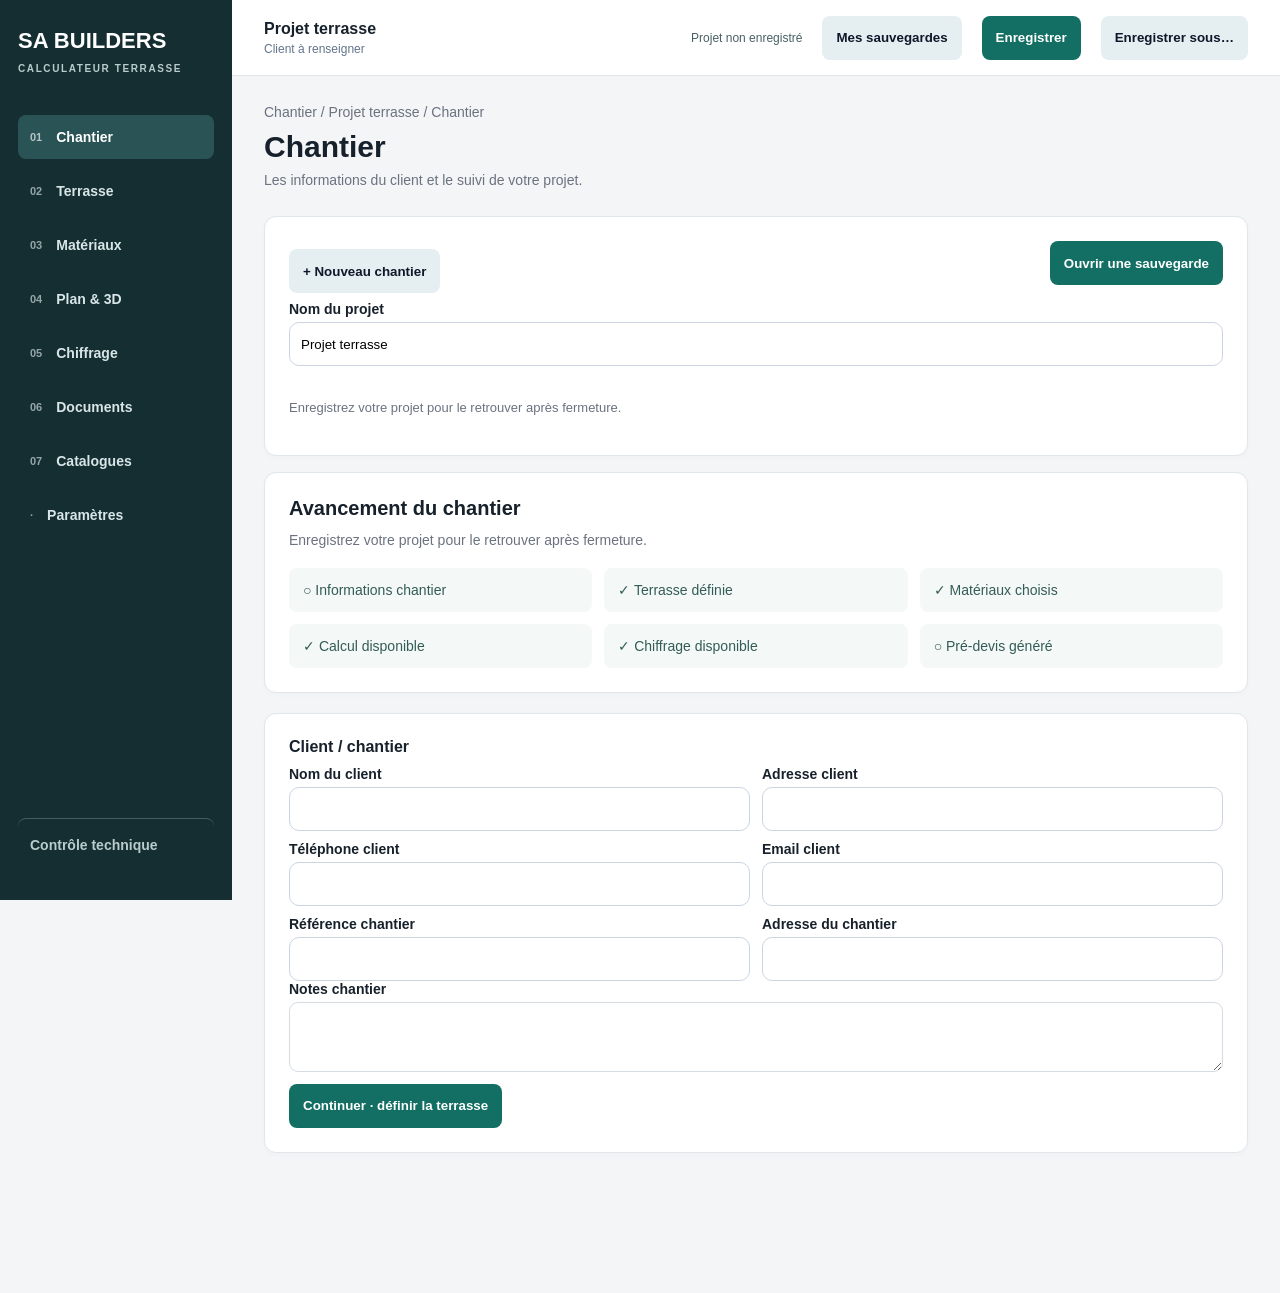
<file: terrasse.html>
<!DOCTYPE html>
<html lang="fr">
<head>
<meta charset="UTF-8" />
<meta name="viewport" content="width=device-width, initial-scale=1.0" />
<title>Calculateur Builders - Terrasse multi-zones</title>
<link rel="stylesheet" href="plan-chantier.css">
<link rel="stylesheet" href="materiaux.css">
<link rel="stylesheet" href="plan-import.css">
<style>
:root {
  --bg:#f4f6f7; --card:#ffffff; --text:#17212b; --muted:#6b7280;
  --brand:#136f63; --brand-2:#0f5b52; --line:#d9e1e7; --soft:#fbfdff;
}
* { box-sizing:border-box; }
body { font-family: Arial, sans-serif; margin:0; background:var(--bg); color:var(--text); }
.wrapper { max-width:1360px; margin:0 auto; padding:24px; }
h1 { margin:0 0 10px; font-size:28px; }
h2 { margin:0 0 12px; font-size:20px; }
h3 { margin:0 0 10px; font-size:16px; }
p.small, .small { color:var(--muted); font-size:14px; margin:0; }
.grid { display:grid; gap:18px; grid-template-columns: minmax(0,420px) minmax(0,1fr); align-items:start; }
.card {
  background:var(--card); border:1px solid var(--line); border-radius:16px; padding:18px;
  box-shadow:0 4px 14px rgba(0,0,0,0.05);
}
.form-grid { display:grid; grid-template-columns:repeat(2,minmax(0,1fr)); gap:10px 12px; }
label { font-size:14px; font-weight:700; display:block; margin-bottom:5px; }
input, select {
  width:100%; padding:10px 11px; border-radius:10px; border:1px solid #cbd5e1; background:#fff;
}
button {
  padding:12px 14px; border:none; border-radius:12px; background:var(--brand); color:#fff;
  font-weight:700; cursor:pointer; margin-top:8px;
}
button:hover { background:var(--brand-2); }
button.secondary { background:#e5eef0; color:#0f172a; }
button.secondary:hover { background:#d7e5e8; }
.actions { display:flex; gap:10px; flex-wrap:wrap; }
.result-grid { display:grid; gap:16px; grid-template-columns:minmax(0,1fr); }
.kpi-grid { display:grid; grid-template-columns: repeat(4, 1fr); gap:10px; margin-bottom:16px; }
.kpi { background:#f8fafc; border:1px solid var(--line); border-radius:14px; padding:12px; }
.kpi .label { font-size:12px; color:var(--muted); margin-bottom:4px; }
.kpi .value { font-size:22px; font-weight:700; }
table { width:100%; border-collapse:collapse; font-size:14px; }
th, td { padding:9px 8px; border-bottom:1px solid var(--line); text-align:left; vertical-align:top; }
th { font-size:12px; color:var(--muted); text-transform:uppercase; letter-spacing:.04em; }
.total-row td { font-weight:700; font-size:16px; }
.badge { display:inline-block; border-radius:999px; padding:5px 10px; font-size:13px; font-weight:700; }
.badge.ok { background:#dcfce7; color:#166534; }
.badge.warn { background:#fef3c7; color:#92400e; }
.badge.bad { background:#fee2e2; color:#991b1b; }
.note { font-size:13px; color:var(--muted); line-height:1.45; }
canvas { width:100%; max-width:100%; border:1px solid var(--line); border-radius:12px; background:#fff; }
ul.clean { margin:10px 0 0 18px; padding:0; }
.section-block, .zone-card {
  grid-column:1 / -1; background:var(--soft); border:1px solid var(--line); border-radius:12px; padding:12px;
}
.hidden { display:none; }
.zone-head { display:flex; justify-content:space-between; gap:12px; align-items:center; margin-bottom:10px; }
.zone-title { font-size:16px; font-weight:700; }
.zone-summary-card { background:#fbfdff; border:1px solid var(--line); border-radius:12px; padding:12px; margin-bottom:10px; }
.zone-summary-card:last-child { margin-bottom:0; }
.muted-box { background:#fbfdff; border:1px solid var(--line); border-radius:12px; padding:12px; }
hr.soft { border:none; border-top:1px solid var(--line); margin:14px 0; }
@media (max-width: 1040px) {
  .grid, .result-grid, .kpi-grid, .form-grid { grid-template-columns:1fr; }
  .actions { flex-direction:column; }
  button { width:100%; }
}
</style>
</head>
<body>
<div class="wrapper">
<div class="note catalogue-import-bar" style="margin:14px 0"><a href="index.html">← Accueil</a> · <label style="display:inline;font-weight:400" for="tarifFile">Importer prix / catalogue (CSV, XLSX, ZIP)</label> <input style="width:auto" id="tarifFile" type="file" accept=".csv,.xlsx,.zip" onchange="BuilderUtils.importPrices(this, catalogue, actualiserTarifs)"><span id="tarifStatus">Tarifs du catalogue intégré. L’import s’applique à cette session.</span></div>
  <h1>🧱 Calculateur terrasse Builders</h1>
  <div class="card" style="margin-bottom:16px">
    <label for="projectName">Nom du projet</label><input id="projectName" value="Projet terrasse" maxlength="100">
    <div class="import-toolbar" style="margin-top:10px"><button id="projectSave" type="button">Enregistrer le projet</button><button id="projectSaveAs" type="button" class="secondary">Enregistrer sous…</button><button id="projectFileSaveAs" type="button" class="secondary">Choisir un autre fichier sur mon PC…</button><button id="projectNew" type="button" class="secondary">Nouveau projet</button><button id="projectExport" type="button" class="secondary">Télécharger le projet complet</button><button id="projectDossier" type="button">Dossier PDF : devis, plans, 3D</button></div>
    <label for="projectList">Projets enregistrés sur ce navigateur</label><select id="projectList"><option value="">Choisir un projet…</option></select>
    <button id="projectOpen" type="button" class="secondary">Ouvrir le projet sélectionné</button>
    <label for="projectFile">Ouvrir un projet (.terrasse.json ou ancien plan JSON)</label><input id="projectFile" type="file" accept=".json,application/json">
    <a id="projectDownload" hidden download>Télécharger le projet complet</a>
    <p id="projectStatus" role="status" class="note">Enregistrez votre projet pour le retrouver après fermeture.</p>
  </div>
  <dialog id="projectConfirmDialog"><p id="projectConfirmText"></p><div class="import-toolbar"><button id="projectConfirmCancel" type="button" class="secondary">Annuler</button><button id="projectConfirmAccept" type="button">Continuer</button></div></dialog>
  <p class="small">Version multi-zones : un seul calcul pour le tour de piscine, la terrasse maison, les retours et les petits modules devant baies vitrées.</p>

  <div class="module-tabs" role="tablist" aria-label="Modules terrasse">
    <button id="tabCalculateur" type="button" role="tab" aria-selected="true" aria-controls="calculateurSection">1. CALCULATEUR</button>

    <button id="tabPlanChantier" type="button" role="tab" aria-selected="false" aria-controls="planChantier">2. PLAN CHANTIER</button>
    <button id="tabVue3D" type="button" role="tab" aria-selected="false" aria-controls="terrace3d">3. VUE 3D</button>
    <button id="tabImportPlan" type="button" role="tab" aria-selected="false" aria-controls="importPlanSection">4. DESSINER / IMPORTER</button>
  </div>
  <div id="calculateurSection" class="grid" style="margin-top:18px;" role="tabpanel" aria-labelledby="tabCalculateur">
    <div class="card">
      <h2>🔧 Données globales chantier</h2>
      <div class="form-grid">
        <div style="grid-column:1 / -1">
          <label for="lame">Lame</label>
          <select id="lame"></select>
        </div>

        <div>
          <label for="jeuLame">Jeu entre lames (mm)</label>
          <input id="jeuLame" type="number" min="0" step="1" value="5">
        </div>
        <div>
          <label for="margeDecoupe">Marge mini saisie (%)</label>
          <input id="margeDecoupe" type="number" min="0" step="1" value="5">
        </div>

        <div>
          <label for="entraxe">Entraxe lambourdes (cm)</label>
          <input id="entraxe" type="number" min="10" step="1" value="50">
        </div>
        <div>
          <label for="section">Section lambourde</label>
          <select id="section"></select>
        </div>
        <div><label for="lambourdeRef">Référence lambourde</label><select id="lambourdeRef"></select></div>

        <div>
          <label for="entraxePlot">Entraxe plots (cm)</label>
          <input id="entraxePlot" type="number" min="10" step="1" value="50">
        </div>
        <div>
          <label for="plotRef">Plot</label>
          <select id="plotRef"></select>
        </div>
        <div><label for="hauteurFinie">Hauteur totale finie (mm)</label><input id="hauteurFinie" type="number" min="1" step="1" placeholder="Du sol au dessus des lames"><p class="note">Vide : conserver le calcul existant.</p></div>
        <div><label for="choixPlotHauteur">Choix des plots selon la hauteur</label><select id="choixPlotHauteur"><option value="auto">Automatique — compatible au meilleur prix HT</option><option value="manuel">Vérifier le plot sélectionné</option></select></div>
        <div><label for="epaisseurAppui">Épaisseur sous les plots (mm)</label><input id="epaisseurAppui" type="number" min="0" step="1" value="0"><p class="note">Dallette ou support au-dessus du sol de référence.</p></div>
        <div><label for="epaisseurComplement">Épaisseur complémentaire (mm)</label><input id="epaisseurComplement" type="number" min="0" step="0.1" value="0"><p class="note">Bande de protection et autres couches au-dessus des plots.</p></div>
        <p id="hauteurResume" class="note" role="status" style="grid-column:1 / -1">Renseignez la hauteur finie pour dimensionner les plots. Hypothèse : sol horizontal, même hauteur pour toutes les zones.</p>
        <details style="grid-column:1 / -1"><summary>Vis d’assemblage des lambourdes</summary><label for="assemblagesLambourdes">Provision pour les aboutages</label><select id="assemblagesLambourdes"><option value="non">Non calculée</option><option value="auto">Compter les aboutages du plan</option></select><label for="assemblageAxe">Sens de vissage</label><select id="assemblageAxe"><option value="side">Latéral — renfort de même épaisseur</option><option value="height">Vertical — pièces superposées</option></select><label for="assemblagePrise">Prise demandée dans la seconde pièce (mm)</label><input id="assemblagePrise" type="number" min="1" step="1" value="30"><label for="assemblageVis">Vis prévues par raccord</label><input id="assemblageVis" type="number" min="1" max="40" step="1" value="4"><p class="note">Choix géométrique de la longueur, jeu de 3 mm, marge de 5 mm avant traversée. Quantités indicatives : renforts, appuis et résistance de l’assemblage à vérifier séparément.</p></details>

        <div>
          <label for="visRef">Vis inox</label>
          <select id="visRef"></select>
        </div>
        <div>
          <label for="bandeBitume">Bande bitume sur lambourdes</label>
          <select id="bandeBitume">
            <option value="oui" selected>Oui</option>
            <option value="non">Non</option>
          </select>
        </div>
        <div><label for="bitumeRef">Référence bande bitume</label><select id="bitumeRef"></select></div>
        <div>
          <label for="geotextile">Géotextile sous terrasse</label>
          <select id="geotextile">
            <option value="oui" selected>Oui</option>
            <option value="non">Non</option>
          </select>
        </div>
        <div><label for="geoRef">Référence géotextile</label><select id="geoRef"></select></div>
        <div>
          <label for="mutualiserPlots">Mutualiser les plots aux jonctions</label><select id="mutualiserPlots"><option value="oui" selected>Oui — appuis communs</option><option value="non">Non — appuis indépendants</option></select><p class="note">Même sens des lames et structure compatible : les plots coïncidents d’une rive commune sont comptés une seule fois. La tête du plot doit pouvoir reprendre les lambourdes de la jonction.</p><label for="mutualiser">Réemployer les chutes entre rectangles</label>
          <select id="mutualiser">
            <option value="non" selected>Non</option>
            <option value="oui">Oui</option>
          </select>
        </div>
      </div>

      <div class="actions"><button id="materialOpen" type="button" class="secondary">+ Ajouter une référence matériau</button><button id="gridOpenFromCalculator" type="button" class="secondary">+ Dessiner sur une grille XYZ</button><button id="importOpenFromCalculator" type="button" class="secondary">Importer un plan</button></div>
      <p class="note">Vivre en Bois : 25 lambourdes, 18 vis et 7 plots pour lambourdes disponibles directement dans les listes. Tarifs publics HT du 06/10/2026 ; stock à confirmer en agence. Vis et plots : prix ramené à la pièce, sans arrondi aux boîtes ou sacs. Sections supplémentaires : portée à confirmer avec la fiche fournisseur. La lambourde composite exige un support continu.</p>
      <p id="materialStorageNote" class="note">Vos références sont conservées dans ce navigateur, avec le même mode d'ouverture. Exportez-les pour les sauvegarder ou les transférer vers un autre navigateur ou PC.</p>
      <hr class="soft">
      <div class="zone-head">
        <h2 style="margin:0;">📍 Zones du projet</h2>
        <div class="actions" style="margin:0;">
          <button type="button" class="secondary" onclick="ajouterZone()">+ Ajouter une zone</button>
        </div>
      </div>
      <div id="zonesContainer"></div>

      <div class="actions" style="margin-top:14px;">
        <button type="button" onclick="calculTerrasseMulti({manual:true})">Calculer le projet</button><button id="optimiserProjet" type="button" class="secondary" onclick="optimiserTerrasse()">Optimiser mon projet</button><p id="calculationStatus" role="status" aria-live="polite" class="note"></p>
      </div>
      <div id="optimisationResultat" class="muted-box" hidden style="margin-top:10px"><p id="optimisationResume" role="status" aria-live="polite" class="note"></p><button id="optimisationAppliquer" type="button" onclick="appliquerOptimisation()" hidden>Appliquer la proposition</button><details><summary>Voir le détail</summary><div id="optimisationDetails" class="note"></div></details></div>
      <details id="terraceConnectionPanel" style="margin-top:12px"><summary>Escalier entre deux niveaux</summary><p class="note">Implantation automatique sur le bord de la terrasse haute, suivant sa position et sa rotation. Escalier de 1,20 m de large et 1,50 m de recul ; bois et fixations chiffrés. Supports d’arrivée / départ et protections périphériques à définir.</p><button type="button" class="secondary" onclick="creerEscalierLiaison()">Créer l’escalier de liaison</button><button type="button" class="secondary" onclick="retirerEscalierLiaison()">Retirer l’escalier</button><p id="terraceConnectionStatus" class="note" role="status"></p></details>

      <div class="note" style="margin-top:12px;">
        Appuis aux deux extrémités, lambourdes perpendiculaires aux lames. Les joints des pièces longues doivent être soutenus. Les formes complexes restent des estimations avec renforts de rive à valider. Le réemploi est calculé pour les rectangles ; les achats partagés sont affectés à la première zone utilisant chaque pièce.
      </div>
    </div>

    <div class="card">
      <div class="result-grid">
        <div>
          <h2>📊 Résultat global</h2>
          <div class="actions">
            <button type="button" class="secondary" onclick="window.PlanChantier.show('plan')">Plan Chantier</button>
            <button type="button" class="secondary" onclick="window.Terrace3D.show()">Vue 3D</button>
          </div>
          <div class="kpi-grid">
            <div class="kpi">
              <div class="label">Surface totale</div>
              <div class="value" id="kpiSurface">-</div>
            </div>
            <div class="kpi">
              <div class="label">Périmètre total</div>
              <div class="value" id="kpiPerimetre">-</div>
            </div>
            <div class="kpi">
              <div class="label">Total matériaux HT</div>
              <div class="value" id="kpiTotal">-</div>
            </div>
            <div class="kpi">
              <div class="label">Prix moyen au m² HT</div>
              <div class="value" id="kpiM2">-</div>
            </div>
          </div>

          <table id="tableResult">
            <thead>
              <tr><th>Poste</th><th>Quantité</th><th>PU HT</th><th>Total HT</th></tr>
            </thead>
            <tbody></tbody>
          </table>

          <div id="blocTechnique" style="margin-top:14px;"></div>
          <section id="commercialRoot"></section>
        </div>

        <div>
          <h2>📐 Vue projet</h2>
          <p class="small" style="margin-bottom:10px;">Croquis multi-zone avec repères visuels Z1, Z2, Z3… pour retrouver immédiatement chaque partie du chantier.</p>
          <canvas id="canvasTerrasse" width="860" height="560"></canvas>
          <div id="zoneLegend" class="muted-box" style="margin-top:10px;"></div>
          <div id="resumePose" class="note" style="margin-top:10px;"></div>

          <div class="zone-view-controls">
            <div class="control">
              <label for="zoneSelectDetail">Zone à afficher en détail</label>
              <select id="zoneSelectDetail"></select>
            </div>
          </div>

          <div class="detail-grid">
            <div>
              <h3>🪵 Vue détaillée de la zone</h3>
              <p class="small" style="margin-bottom:8px;">Affichage technique de la zone choisie avec repère, sens des lames et lambourdes.</p>
              <div class="canvas-toolbar">
                <button type="button" class="secondary" onclick="detailZoomOut()">Zoom -</button>
                <button type="button" class="secondary" onclick="detailZoomIn()">Zoom +</button>
                <button type="button" class="secondary" onclick="detailZoomReset()">Reset zoom</button>
              </div>
              <canvas id="canvasZoneDetail" width="860" height="520"></canvas>
              <div id="zoneDetailResume" class="muted-box" style="margin-top:10px;"></div>
            </div>

            <div>
              <h3 style="margin-top:8px;">📋 Détail par zone</h3>
              <div id="zoneDetails"></div>
            </div>
          </div>
        </div>
      </div>
    </div>
  </div>
  <section id="importPlanSection" role="tabpanel" aria-labelledby="tabImportPlan" hidden>
    <h2>Dessiner une terrasse ou importer un plan</h2><p id="importStage" class="import-stage" role="status">1. Importer le plan</p>
    <div class="card import-controls">
      <button id="importGrid" type="button">Grille XYZ vierge — sans document</button><label>Plan PDF, JPG ou PNG<input id="importFile" type="file" accept=".pdf,.jpg,.jpeg,.png,application/pdf,image/jpeg,image/png"></label>
      <div id="importPageTools" hidden><button id="importPrevious" type="button">Page précédente</button><label>Numéro de page<select id="importPage"></select></label><span id="importPageCount">Page 1 / 1</span><button id="importNext" type="button">Page suivante</button></div>
      <div class="import-toolbar" aria-label="Outils du plan">
        <button type="button" data-import-tool="select" aria-pressed="true">Sélection</button><button type="button" data-import-tool="pan" aria-pressed="false">Déplacer</button><button type="button" data-import-tool="scale" aria-pressed="false">Échelle</button><button type="button" data-import-tool="measure" aria-pressed="false">Mesurer</button><button type="button" data-import-tool="trace" aria-pressed="false">Tracer terrasse</button><button type="button" data-import-tool="align" aria-pressed="false">Aligner</button><button type="button" data-import-tool="origin" aria-pressed="false">Définir l’origine</button><button type="button" data-import-tool="direction" aria-pressed="false">Direction des lames</button>
      </div>
      <div class="import-toolbar"><button id="importUndo" type="button">Annuler</button><button id="importRedo" type="button">Rétablir</button><button id="importReset" type="button">Réinitialiser le tracé</button><button id="importFit" type="button">Ajuster à l’écran</button><button id="importZoomOut" type="button">Zoom −</button><button id="importZoomIn" type="button">Zoom +</button></div>
      <div class="import-settings"><label>Rotation de la vue (°)<input id="importRotation" type="text" inputmode="decimal" value="0"></label><label>Rotation libre<input id="importRotationSlider" type="range" min="-180" max="180" step="0.1" value="0"></label><button id="importRotationZero" type="button">Rotation à zéro</button><button id="importLock" type="button">Verrouiller le plan</button></div><p class="small">La rotation aide à tracer : elle ne tourne pas les terrasses dans le plan chantier ni dans la vue 3D.</p>
      <p id="importScaleStatus">Échelle non définie</p><p id="importStatus" role="status" aria-live="polite">Importez un document, puis réglez son échelle.</p>
    </div>
    <div id="importGridControls" class="card" hidden>
      <p>Grille en mètres : X rouge / Z bleu = sol · Y vert = hauteur dans la vue 3D. Carreaux de 0,10 m, traits principaux de 1 m. Cliquez les sommets, puis fermez la forme et créez la terrasse.</p>
      <div class="import-settings"><label><input id="importGridSnap" type="checkbox" checked>Accrocher à la grille de 0,10 m</label><label>X (m)<input id="importGridX" type="text" inputmode="decimal" value="0"></label><label>Z (m)<input id="importGridZ" type="text" inputmode="decimal" value="0"></label><button id="importGridPoint" type="button">Ajouter ce point exact</button></div>
      <p class="note">La saisie exacte accepte les virgules. Le quadrillage couvre −10 à +10 m ; le tracé peut dépasser cette emprise.</p>
    </div>
    <div class="card import-workspace"><canvas id="importCanvas" tabindex="0" role="application" aria-label="Plan importé : mesure et tracé de terrasse"></canvas></div>
    <div class="card"><p id="importDimensions"></p><p id="importMeasurements"></p><div class="import-toolbar"><button id="importCloseShape" type="button">Fermer la forme</button><button id="importInsertVertex" type="button">Ajouter un sommet sur le côté</button><button id="importDeleteVertex" type="button">Supprimer le sommet</button></div><p class="note">Sélectionnez et glissez un sommet pour le modifier. Glissez dans la forme pour déplacer le tracé. Molette : zoom. Deux doigts : zoom/déplacement. Échap : abandonner l’outil en cours. Le plan est une référence graphique ; seul le tracé entre dans le calcul.</p>
      <label>Nom de la terrasse<input id="importZoneName" value="Terrasse sur plan" maxlength="100"></label>
      <label for="importBoardDirection">Sens des lames pour cette surface</label><select id="importBoardDirection"><option value="longueur">Longueur (axe X du tracé)</option><option value="largeur">Largeur (axe Y du tracé)</option><option value="auto">Auto (le moins cher)</option></select>
      <div class="import-toolbar"><button id="importCreate" type="button" disabled>Créer la terrasse à partir du tracé</button><button id="importNewTerrace" type="button" disabled>+ Nouvelle terrasse sur ce plan</button></div>
      <label for="importTerraceList">Terrasses créées sur cette page du plan</label><select id="importTerraceList"><option value="">Nouveau tracé</option></select><p id="importTerraceCount" class="note"></p>
      <div id="importCreated" class="import-toolbar" hidden><button id="importGo2D" type="button">Voir le plan chantier</button><button id="importGo3D" type="button">Voir la vue 3D</button><button id="importRealign" type="button" title="Retrouver la disposition du PDF pour toutes les terrasses créées sur cette page">Recaler les terrasses sur le PDF</button><button id="importExportPlans" type="button">Exporter les plans des terrasses</button></div>
      <div class="import-toolbar"><button id="importSave" type="button" disabled>Enregistrer le projet complet</button><label>Reprendre un projet ou un ancien plan (JSON)<input id="importRestore" type="file" accept=".json,application/json"></label></div>
    </div>
  </section>
  <dialog id="calibrationDialog" aria-labelledby="calibrationTitle"><h2 id="calibrationTitle">Distance réelle entre ces deux points</h2><form id="calibrationForm"><label>Distance connue<input id="importDistance" type="text" inputmode="decimal" placeholder="4,40" required></label><label>Unité<select id="importUnit"><option value="m">Mètres</option><option value="cm">Centimètres</option><option value="mm">Millimètres</option></select></label><p id="calibrationError" role="status"></p><div class="import-toolbar"><button type="submit">Valider l’échelle</button><button id="calibrationCancel" type="button">Annuler la calibration</button></div></form></dialog>
  <dialog id="materialDialog" aria-labelledby="materialTitle">
    <div class="material-heading"><h2 id="materialTitle">Mes références matériaux</h2><button id="materialClose" type="button" class="secondary">Fermer</button></div>
    <form id="materialForm" novalidate>
      <div class="material-grid">
        <label>Famille<select id="materialType"><option>Lame</option><option>Lambourde</option><option>Plot</option><option>Vis</option><option>Bande bitume</option><option>Géotextile</option></select></label>
        <label>Référence<input id="materialReference" maxlength="80" placeholder="Ex. LAME_DOUGLAS_4M"></label>
        <label>Désignation<input id="materialName" maxlength="160" placeholder="Nom du produit"></label>
        <label>Fournisseur (facultatif)<input id="materialSupplier" maxlength="160"></label>
        <label>Prix HT <span id="materialPriceUnit">€/pièce</span><input id="materialPrice" inputmode="decimal" placeholder="Ex. 12,50"></label>
        <label data-material-types="Lame">Épaisseur (mm)<input id="materialThickness" inputmode="decimal" value="28"></label>
        <label data-material-types="Lame">Largeur (mm)<input id="materialWidth" inputmode="decimal" value="145"></label>
        <label data-material-types="Lame|Lambourde">Longueur de stock (m)<input id="materialLength" inputmode="decimal" value="4"></label>
        <label data-material-types="Lambourde" hidden>Section (mm)<select id="materialSection"><option>45x70</option><option selected>45x95</option><option>63x75</option><option>63x100</option><option>75x150</option></select></label>
        <label data-material-types="Plot" hidden>Hauteur minimale (mm)<input id="materialMinHeight" inputmode="decimal" value="40"></label>
        <label data-material-types="Plot" hidden>Hauteur maximale (mm)<input id="materialMaxHeight" inputmode="decimal" value="60"></label>
      </div>
      <p class="note">Prix à la pièce pour lames, lambourdes, plots et vis ; au mètre linéaire pour la bande bitume ; au m² pour le géotextile. Les lambourdes utilisent les sections déjà prises en charge.</p>
      <button type="submit">Ajouter et utiliser cette référence</button>
    </form>
    <p id="materialStatus" role="status" aria-live="polite"></p>
    <h3>Références personnelles enregistrées</h3><div id="materialList"></div>
    <button id="materialUndo" type="button" class="secondary" hidden>Annuler le retrait</button>
    <div class="actions"><button id="materialExport" type="button" class="secondary">Exporter mes références</button><label>Importer mes références (JSON)<input id="materialImport" type="file" accept=".json,application/json"></label></div>
    <p class="note">L'import ajoute des références sans remplacer le catalogue existant. Une référence déjà présente doit être retirée avant de la réimporter.</p>
  </dialog>
  <section id="terrace3d" role="tabpanel" aria-labelledby="tabVue3D" hidden>
    <div class="plan-heading"><div><h2>VUE 3D</h2><p class="note">Glisser : rotation · Molette : zoom · Clic droit : déplacement. Sur écran tactile : un doigt pour tourner, deux pour zoomer ou déplacer.</p></div></div>
    <div class="three-toolbar card">
      <div class="three-views"><button id="threePerspective" type="button">Perspective</button><button id="threeTop" type="button" class="secondary">Vue dessus</button><button id="threeFront" type="button" class="secondary">Vue de face</button><button id="threeReset" type="button" class="secondary">Réinitialiser la vue</button></div>
      <div class="three-layers"><label><input id="threeBoards" type="checkbox" checked>Lames</label><label><input id="threeJoists" type="checkbox" checked>Lambourdes</label><label><input id="threeSupports" type="checkbox" checked>Plots</label><label><input id="threePlan" type="checkbox" checked>Afficher le plan importé</label></div>
      <label class="three-plan-opacity">Opacité du plan <input id="threePlanOpacity" type="range" min="0" max="100" value="45"><output id="threePlanOpacityValue">45 %</output></label>
      <details><summary>Dimensions des plots représentés</summary><div class="three-settings"><label>Hauteur des plots (mm)<input id="threeHeight" type="number" min="1" step="1" placeholder="Minimum du catalogue"></label><label>Diamètre schématique (mm)<input id="threeDiameter" type="number" min="20" max="1000" step="1" value="180"></label></div><p class="note">La hauteur vide utilise le minimum du plot choisi. Une valeur saisie doit rester dans sa plage de réglage. Le diamètre n'est pas renseigné dans le catalogue : sa représentation est indicative. Quand la hauteur finie est renseignée dans le calculateur, elle impose la hauteur des plots en 3D. Sinon, ce réglage reste visuel et ne modifie pas le chiffrage.</p></details>
    </div>
    <div id="presentation3DRoot"></div>
    <div class="three-stage card"><div id="threeViewport" role="application" aria-label="Terrasse en 3D interactive"></div><p id="threeStatus" role="status" aria-live="polite">La scène sera générée à l'ouverture.</p></div>
    <p id="threeSummary" class="note"></p><p id="threeNote" class="note"></p>
  </section>
  <section id="planChantier" role="tabpanel" aria-labelledby="tabPlanChantier" hidden>
    <div class="plan-heading">
      <div><h2>2. PLAN CHANTIER</h2><p class="note">Placez les zones à la souris. Glissez le fond pour déplacer la vue ; utilisez la molette pour zoomer. Les flèches du clavier déplacent la zone sélectionnée de 10 cm (Maj : 1 cm).</p></div>
      <div class="plan-presets"><button id="planDraw" type="button">+ DESSINER UNE TERRASSE</button><button id="planSimple" type="button" class="secondary">PLAN SIMPLE</button><button id="planTechnique" type="button">PLAN TECHNIQUE</button></div>
    </div>
    <div class="plan-workspace">
      <aside class="plan-controls card" aria-label="Contrôles du plan">
          <div id="planPolygonEditor" class="plan-polygon-editor" hidden>
            <p id="polygonStatus" role="status"></p>
            <label for="polygonBoardDirection">Sens des lames de la nouvelle surface</label><select id="polygonBoardDirection"><option value="auto">Auto (le moins cher)</option><option value="longueur">Longueur (axe X)</option><option value="largeur">Largeur (axe Y)</option></select>
            <label for="polygonSide">Côté sélectionné</label><select id="polygonSide"></select>
            <label for="polygonLength">Longueur du côté (m)</label><input id="polygonLength" type="text" inputmode="decimal" placeholder="8,40">
            <button id="polygonConfirm" type="button">Valider la longueur</button>
            <button id="polygonClose" type="button">Fermer la forme</button><button id="polygonUndo" type="button">Annuler le dernier point</button><button id="polygonCancel" type="button">Annuler le dessin</button>
            <label for="polygonVertex">Sommet sélectionné</label><select id="polygonVertex"></select>
            <label for="polygonVertexX">Sommet X (m)</label><input id="polygonVertexX" type="text" inputmode="decimal">
            <label for="polygonVertexY">Sommet Y (m)</label><input id="polygonVertexY" type="text" inputmode="decimal">
            <button id="polygonMove" type="button">Déplacer le sommet</button><button id="polygonInsert" type="button">Ajouter un sommet sur le côté</button><button id="polygonDelete" type="button">Supprimer le sommet</button>
            <p id="polygonEditHelp" class="small">Les raccords partageant la même coordonnée suivent la cote pour garder des angles droits. Un sommet ajouté divise un côté. Son déplacement perpendiculaire crée un décrochement à angles droits. La suppression est possible pour un sommet aligné ; les changements impossibles sont refusés.</p>
          </div>

        <fieldset><legend>Affichage</legend>
          <label class="plan-check"><input type="checkbox" data-plan-display="zones" checked>Zones</label>
          <label class="plan-check"><input type="checkbox" data-plan-display="names" checked>Noms des zones</label>
          <label class="plan-check"><input type="checkbox" data-plan-display="dimensions" checked>Afficher les cotes</label>
          <label class="plan-check"><input type="checkbox" data-plan-display="boards">Afficher les lames</label>
          <label class="plan-check"><input type="checkbox" data-plan-display="joists" checked>Afficher les lambourdes</label>
          <label class="plan-check"><input type="checkbox" data-plan-display="supports" checked>Afficher les plots</label>
          <label class="plan-check"><input type="checkbox" data-plan-display="spacing" checked>Cotes des entraxes</label><label class="plan-check"><input type="checkbox" data-plan-display="grid">Quadrillage</label>
        </fieldset>
        <fieldset><legend>Outils</legend><div class="plan-buttons">
          <button id="planFit" type="button" class="secondary wide">Ajuster à l'écran</button>
          <button id="planZoomIn" type="button" class="secondary">Zoom +</button><button id="planZoomOut" type="button" class="secondary">Zoom -</button>
          <button id="planRotateLeft" type="button" class="secondary" data-requires-selection>Tourner à gauche</button><button id="planRotateRight" type="button" class="secondary" data-requires-selection>Tourner à droite</button>
          <button id="planCenter" type="button" class="secondary" data-requires-selection>Centrer</button><button id="planResetPosition" type="button" class="secondary" data-requires-selection>Réinitialiser la position</button>
          <button id="planSnap" type="button" class="secondary wide" aria-pressed="true">Aimantation : OUI</button>
          <button id="planReset" type="button" class="secondary wide">Réinitialiser le plan</button>
          <button id="planUndo" type="button" class="secondary" disabled title="Annuler la dernière modification du placement (Ctrl+Z)">Annuler</button><button id="planRedo" type="button" class="secondary" disabled title="Rétablir le placement (Ctrl+Maj+Z)">Rétablir</button>
          <p id="planHistoryStatus" class="small wide" role="status"></p>
          <button id="planPrint" type="button" class="wide">Imprimer le plan complet</button>
        </div></fieldset>
        <fieldset><legend>Sélection</legend>
          <label for="planZoneSelect">Zone du calculateur</label><select id="planZoneSelect" aria-label="Zone sélectionnée sur le plan"></select>
          <label for="planBoardDirection">Sens des lames de cette zone</label><select id="planBoardDirection" data-requires-selection><option value="longueur">Longueur (axe X de la zone)</option><option value="largeur">Largeur (axe Y de la zone)</option><option value="auto">Auto (le moins cher)</option></select>
          <div class="plan-coordinates"><div><label for="planX">Position X (m)</label><input id="planX" type="number" step=".01" data-requires-selection></div><div><label for="planY">Position Y (m)</label><input id="planY" type="number" step=".01" data-requires-selection></div></div>
          <div id="planSelection" class="plan-selection">Aucune zone sélectionnée.</div>
          <button id="planExportZone" type="button" data-requires-selection>Exporter cette zone (PDF)</button>
          <button id="planExportChoice" type="button">Choisir les terrasses à exporter</button>
          <button id="planExportZones" type="button" class="secondary">PDF : une page par zone</button>
          <p id="planExportStatus" class="small" role="status"></p><a id="planExportDownload" hidden>Télécharger à nouveau le PDF</a>
        </fieldset>
      </aside>
      <div class="plan-page card">
        <div class="plan-legend"><span><i class="plan-key support"></i>Plots / appuis</span><span><i class="plan-key joist"></i><b id="planJoistLabel">Lambourdes</b></span><span><i class="plan-key"></i><b id="planBoardLabel">Lames</b></span><span>Cotes en mètres · Entraxes réels entre axes</span></div>
        <div class="plan-canvas-wrap">
          <svg id="planSvg" xmlns="http://www.w3.org/2000/svg" viewBox="-1 -1 10 7" tabindex="0" role="application" aria-label="Plan terrasse interactif, zones en mètres"></svg>
          <svg id="planScale" class="plan-scale" viewBox="0 0 180 45" aria-label="Échelle graphique en mètres"></svg>
          <div id="planEmpty" class="plan-empty" hidden></div>
        </div>

        <div class="plan-cartouche">
          <strong>SA BUILDERS — PLAN TERRASSE</strong>
          <label class="plan-project-input" for="planProject">Nom du projet<input id="planProject" type="text" maxlength="100" value="Projet terrasse"></label>
          <div id="planProjectName" class="plan-print-project">Projet terrasse</div>
          <div class="plan-cartouche-grid"><div><span>Surface totale cumulée</span><b id="planSurface">—</b></div><div><span>Nombre de zones</span><b id="planZoneCount">—</b></div><div><span>Date</span><b id="planDate">—</b></div><div><span>Échelle</span><b>Plan coté · unités : mètres</b></div></div>
        </div>
        <p id="junctionStatus" class="note" role="status"></p><p id="planTechnicalNote" class="plan-note"></p>
      </div>
    </div>
  </section>
</div>

<script src="catalogues.js"></script>
<script src="terrace-connection-products.js"></script>
<script src="calcul-utils.js"></script>
<script src="staircase-engine.js"></script>
<script src="staircase-model.js"></script>
<script src="terrace-connections.js"></script>
<script src="materiaux.js"></script>
<script>
const catalogue = BuilderCatalogues.terrasse.map(a=>({...a}));
if(typeof window!=='undefined')BuilderMaterials.restore(catalogue);

let dernierCalculZones = [];
let detailZoomLevel = 1;

const sections = { "45x70": 0.40, "45x95": 0.50, "63x75": 0.50, "63x100": 0.65, "75x150": 0.80 };
let zoneCount = 0;

function actualiserTarifs(options={}) {
  for(const a of BuilderCatalogues.terrasse.filter(a=>a.Reference.startsWith('VEB_')||a.Fournisseur==='DECKiBOIS'||a.type==='Vis structure'))if(!getByReference(a.Reference)&&!catalogue.some(p=>a.SupplierProductId&&p.SupplierProductId===a.SupplierProductId))catalogue.push({...a});
  refreshSections();
  for(const [id,family] of [['lame','Lame'],['plotRef','Plot'],['visRef','Vis']]){const value=document.getElementById(id).value,items=getByFamily(family);populateSelect(id,items,materialLabel);if(items.some(a=>a.Reference===value))document.getElementById(id).value=value;}
  refreshLambourdes();refreshAccessories();calculTerrasseMulti(options);
}
function materialReferenceLabel(a){return BuilderUtils.escape(a.SupplierReference?a.Fournisseur+' / '+a.SupplierReference:a.Reference);}
function materialLabel(a){return `${a.SupplierReference||a.Reference} — ${a.Designation}${a.Longueur_m?' — '+n2(a.Longueur_m)+' m':''} — ${euro(a.Prix_public_HT)}/${a.Unite}${a.Tarif_source?' — Tarif '+a.Tarif_source:''}`;}
function sectionOf(a){return `${a.Epaisseur_mm}x${a.Largeur_mm}`;}
function refreshSections(){const value=document.getElementById('section').value,keys=[...new Set([...Object.keys(sections),...getByFamily('Lambourde').map(sectionOf)])];populateSelect('section',keys.map(Reference=>({Reference})),a=>`${a.Reference} — ${sections[a.Reference]?'portée simplifiée '+n2(sections[a.Reference])+' m':'portée à confirmer'}`);if(keys.includes(value))document.getElementById('section').value=value;}
function refreshLambourdes(){refreshSections();const section=document.getElementById('section').value,sel=document.getElementById('lambourdeRef'),value=sel.value,items=getByFamily('Lambourde');populateSelect('lambourdeRef',items,materialLabel);const chosen=items.find(a=>a.Reference===value&&sectionOf(a)===section)||items.find(a=>sectionOf(a)===section);sel.value=chosen?.Reference||'';}
function getLambourde(section){const chosen=getByReference(document.getElementById('lambourdeRef').value);return chosen?.Famille==='Lambourde'&&`${chosen.Epaisseur_mm}x${chosen.Largeur_mm}`===section?chosen:getByReference('LAMB_'+section+'_4');}
function refreshAccessories(){for(const [id,type,base] of [['bitumeRef','Bande bitume','BANDE_BITUME'],['geoRef','Géotextile','GEOTEXTILE']]){const sel=document.getElementById(id),value=sel.value,items=catalogue.filter(a=>a.Reference===base||a.type===type);populateSelect(id,items,materialLabel);if(items.some(a=>a.Reference===value))sel.value=value;}}
function getAccessory(id,base){const a=getByReference(document.getElementById(id).value);return a||getByReference(base);}
function selectMaterial(a){const ids={Lame:'lame',Lambourde:'lambourdeRef',Plot:'plotRef',Vis:'visRef','Bande bitume':'bitumeRef','Géotextile':'geoRef'};if(a.type==='Lambourde'){refreshSections();document.getElementById('section').value=a.Section;refreshLambourdes();}document.getElementById(ids[a.type]).value=a.Reference;if(a.type==='Lame')autoDimensionnerGlobal();calculTerrasseMulti();}
function euro(v) { return new Intl.NumberFormat('fr-FR', { style:'currency', currency:'EUR' }).format(v || 0); }
function n2(v) { return new Intl.NumberFormat('fr-FR', { minimumFractionDigits:2, maximumFractionDigits:2 }).format(v || 0); }
function n0(v) { return new Intl.NumberFormat('fr-FR', { maximumFractionDigits:0 }).format(v || 0); }
function getByReference(ref) { return catalogue.find(x => x.Reference === ref); }
function getByFamily(famille) { return catalogue.filter(x => x.Famille.toLowerCase() === famille.toLowerCase()); }

function prixUnitaireAchat(article) {
  if (!article) return 0;
  return Number(article.Prix_public_HT || 0);
}
function prixParMl(article) {
  if (!article) return 0;
  const prix = prixUnitaireAchat(article);
  if ((article.Unite || '').toLowerCase() === 'ml') return prix;
  if (article.Longueur_m && Number(article.Longueur_m) > 0) return prix / Number(article.Longueur_m);
  return prix;
}
function coutSelonUnite(article, quantitePieces, quantiteMl) {
  if (!article) return 0;
  const unite = (article.Unite || '').toLowerCase();
  const prix = prixUnitaireAchat(article);
  if (unite === 'ml') return prix * (Number(quantiteMl) || 0);
  if (unite === 'm2') return prix * (Number(quantiteMl) || 0);
  return prix * (Number(quantitePieces) || 0);
}

function populateSelect(selectId, items, formatter, valueField='Reference') {
  const sel = document.getElementById(selectId);
  sel.innerHTML = items.map(item => `<option value="${BuilderUtils.escape(item[valueField])}">${BuilderUtils.escape(formatter(item))}</option>`).join('');
}

function initForm() {
  populateSelect('lame', getByFamily('Lame'), item =>
    `${item.Reference} — ${item.Designation} — ${n2(item.Largeur_mm)} mm — ${n2(item.Longueur_m)} m — ${n2(item.Prix_public_HT)} €/u`
  );
  const sectionsItems = ["45x70","45x95","63x75","63x100","75x150"].map(section => ({
    Reference: section,
    label: `${section} — portée simplifiée ${n2(sections[section])} m`
  }));
  populateSelect('section', sectionsItems, item => item.label, 'Reference');
  document.getElementById('section').value = '45x95';
  populateSelect('plotRef', getByFamily('Plot'), item => `${item.Reference} — ${item.Designation} — ${n2(item.Prix_public_HT)} €/u`);
  populateSelect('visRef', getByFamily('Vis'), item => `${item.Reference} — ${item.Designation} — ${n2(item.Prix_public_HT)} €/u`);
  refreshLambourdes();refreshAccessories();
  document.getElementById('section').addEventListener('change',refreshLambourdes);
  document.getElementById('lambourdeRef').addEventListener('change',()=>{const a=getByReference(document.getElementById('lambourdeRef').value);if(a){document.getElementById('section').value=sectionOf(a);calculTerrasseMulti();}});

  ['lame','entraxePlot'].forEach(id => document.getElementById(id).addEventListener('change', autoDimensionnerGlobal));

  ajouterZone();
  autoDimensionnerGlobal();
}

function getEntaxeLambourdeMax(lame) {
  if (!lame) return 0.4;
  const e = Number(lame.Epaisseur_mm || 0);
  const l = Number(lame.Largeur_mm || 0);
  if (e <= 21 && l >= 140) return 0.40;
  if (e <= 21) return 0.40;
  if (e <= 23) return 0.45;
  if (e <= 27) return 0.45;
  return 0.50;
}
function getLambourdeMargin(forme) {
  if (forme === 'L') return 10;
  if (forme === 'rectangle_vide') return 12;
  if (forme === 'cercle' || forme === 'demi_cercle') return 15;
  return 5;
}
function getSectionMini(entraxePlotM) {
  const ordered = Object.entries(sections).sort((a,b)=>a[1]-b[1]);
  const found = ordered.find(([section, portee]) => entraxePlotM <= portee);
  return found ? found[0] : ordered[ordered.length - 1][0];
}
function autoDimensionnerGlobal() {
  const lame = getByReference(document.getElementById('lame').value);
  const entraxePlotCm = Number(document.getElementById('entraxePlot').value);
  if (!Number.isFinite(entraxePlotCm) || entraxePlotCm < 10 || entraxePlotCm > 1000) return;
  document.getElementById('entraxe').value = Math.round(getEntaxeLambourdeMax(lame) * 100);
  const chosen=getByReference(document.getElementById('lambourdeRef').value);
  if(!chosen?.SupplierProductId)document.getElementById('section').value = getSectionMini(entraxePlotCm / 100);
  refreshLambourdes();
}

const zonePolygons = new Map();
const zonePolygonOptions = new Map();
function zoneTemplate(id) {
  return `
  <div class="zone-card" id="zone-${id}">
    <div class="zone-head">
      <div class="zone-title">Zone ${id}</div>
      <button type="button" class="secondary" onclick="supprimerZone(${id})">Supprimer</button>
    </div>
    <div class="form-grid">
      <div style="grid-column:1 / -1">
        <label for="zoneNom-${id}">Nom de zone</label>
        <input id="zoneNom-${id}" type="text" value="Zone ${id}">
      </div>
      <div style="grid-column:1 / -1">
        <label for="forme-${id}">Forme</label>
        <select id="forme-${id}" onchange="updateZoneFields(${id})">
          <option value="rectangle">Rectangle</option><option value="polygone">Forme personnalisée</option>
          <option value="L">Forme en L</option>
          <option value="rectangle_vide">Rectangle avec vide central / piscine</option>
          <option value="cercle">Cercle</option>
          <option value="demi_cercle">Demi-cercle</option>
        </select>
      </div>

      <div class="section-block">
        <h3>Géométrie principale</h3>
        <div class="form-grid">
          <div id="blocLongueur-${id}">
            <label for="longueur-${id}">Longueur hors tout (m)</label>
            <input id="longueur-${id}" type="number" min="0" step="0.01" value="4">
          </div>
          <div id="blocLargeur-${id}">
            <label for="largeur-${id}">Largeur hors tout (m)</label>
            <input id="largeur-${id}" type="number" min="0" step="0.01" value="3">
          </div>
          <div id="blocDiametre-${id}" class="hidden">
            <label for="diametre-${id}">Diamètre (m)</label>
            <input id="diametre-${id}" type="number" min="0" step="0.01" value="4">
          </div>
        </div>
      </div>

      <div id="blocL-${id}" class="section-block hidden">
        <h3>Découpe de l'angle (forme en L)</h3>
        <div class="form-grid">
          <div>
            <label for="decoupeLongueur-${id}">Longueur découpe (m)</label>
            <input id="decoupeLongueur-${id}" type="number" min="0" step="0.01" value="1.5">
          </div>
          <div>
            <label for="decoupeLargeur-${id}">Largeur découpe (m)</label>
            <input id="decoupeLargeur-${id}" type="number" min="0" step="0.01" value="1.5">
          </div>
        </div>
      </div>

      <div id="blocVide-${id}" class="section-block hidden">
        <h3>Vide intérieur / piscine</h3>
        <div class="form-grid">
          <div>
            <label for="videLongueur-${id}">Longueur vide (m)</label>
            <input id="videLongueur-${id}" type="number" min="0" step="0.01" value="2">
          </div>
          <div>
            <label for="videLargeur-${id}">Largeur vide (m)</label>
            <input id="videLargeur-${id}" type="number" min="0" step="0.01" value="1.5">
          </div>
        </div>
      </div>

      <div style="grid-column:1 / -1">
        <label for="sensPose-${id}">Sens des lames pour cette zone</label>
        <select id="sensPose-${id}">
          <option value="longueur">Lames dans la longueur</option>
          <option value="largeur">Lames dans la largeur</option>
          <option value="auto" selected>Auto (le moins cher)</option>
        </select>
      </div>
      <details style="grid-column:1 / -1"><summary>Niveau de cette terrasse</summary><label for="niveauZone-${id}">Décalage vertical par rapport au niveau de référence (mm)</label><input id="niveauZone-${id}" type="number" min="0" max="10000" step="10" value="0"><p class="note">0 = terrasse de référence. 1 000 = terrasse à +1 m. Le support surélevé, les poteaux et les contreventements restent à dimensionner et à chiffrer séparément.</p></details>
    </div>
  </div>`;
}

function ajouterZone() {
  zoneCount += 1;
  document.getElementById('zonesContainer').insertAdjacentHTML('beforeend', zoneTemplate(zoneCount));
  updateZoneFields(zoneCount);
}
function supprimerZone(id) {
  const zones = document.querySelectorAll('.zone-card');
  if (zones.length <= 1) {
    alert('Il faut garder au moins une zone.');
    return;
  }
  const el = document.getElementById(`zone-${id}`);
  if (el) { el.remove(); zonePolygons.delete(id); zonePolygonOptions.delete(id); window.ProjectFromPlan?.forget(id); }
}

function updateZoneFields(id) {
  const forme = document.getElementById(`forme-${id}`).value;
  if(forme==='polygone'&&!zonePolygons.has(id))zonePolygons.set(id,[{x:0,y:0},{x:4,y:0},{x:4,y:3},{x:0,y:3}]);
  document.getElementById(`longueur-${id}`).disabled=forme==='polygone';
  document.getElementById(`largeur-${id}`).disabled=forme==='polygone';
  const isCircle = forme === 'cercle' || forme === 'demi_cercle';
  document.getElementById(`blocDiametre-${id}`).classList.toggle('hidden', !isCircle);
  document.getElementById(`blocLongueur-${id}`).classList.toggle('hidden', isCircle);
  document.getElementById(`blocLargeur-${id}`).classList.toggle('hidden', isCircle);
  document.getElementById(`blocL-${id}`).classList.toggle('hidden', forme !== 'L');
  document.getElementById(`blocVide-${id}`).classList.toggle('hidden', forme !== 'rectangle_vide');
}

function getGeometryFromZone(id) {
  const forme = document.getElementById(`forme-${id}`).value;
  const longueur = parseFloat(document.getElementById(`longueur-${id}`).value) || 0;
  const largeur = parseFloat(document.getElementById(`largeur-${id}`).value) || 0;
  const diametre = parseFloat(document.getElementById(`diametre-${id}`).value) || 0;
  const decoupeLongueur = parseFloat(document.getElementById(`decoupeLongueur-${id}`).value) || 0;
  const decoupeLargeur = parseFloat(document.getElementById(`decoupeLargeur-${id}`).value) || 0;
  const videLongueur = parseFloat(document.getElementById(`videLongueur-${id}`).value) || 0;
  const videLargeur = parseFloat(document.getElementById(`videLargeur-${id}`).value) || 0;

  if(forme==='polygone')return PlanGeometry.polygonGeometry(zonePolygons.get(id),zonePolygonOptions.get(id));
  if (forme === 'rectangle') {
    return { forme, label:'Rectangle', outerLength: longueur, outerWidth: largeur, surface: longueur * largeur, perimeter: 2 * (longueur + largeur), recommendedMargin: 5, complexityLabel:'Simple', holeArea: 0, pathType:'rectangle' };
  }
  if (forme === 'L') {
    const cutL = decoupeLongueur;
    const cutW = decoupeLargeur;
    return { forme, label:'Forme en L', outerLength: longueur, outerWidth: largeur, surface: Math.max(0, longueur * largeur - cutL * cutW), perimeter: Math.max(0, 2*(longueur+largeur)), recommendedMargin: 10, complexityLabel:'Moyenne', holeArea: cutL * cutW, cutL, cutW, pathType:'L' };
  }
  if (forme === 'rectangle_vide') {
    const holeL = videLongueur;
    const holeW = videLargeur;
    return { forme, label:'Rectangle avec vide central', outerLength: longueur, outerWidth: largeur, surface: Math.max(0, longueur * largeur - holeL * holeW), perimeter: Math.max(0, 2*(longueur+largeur) + 2*(holeL+holeW)), recommendedMargin: 12, complexityLabel:'Complexe', holeArea: holeL * holeW, holeL, holeW, pathType:'rectangle_hole' };
  }
  if (forme === 'cercle') {
    const r = diametre / 2;
    return { forme, label:'Cercle', outerLength: diametre, outerWidth: diametre, surface: Math.PI * r * r, perimeter: Math.PI * diametre, recommendedMargin: 15, complexityLabel:'Complexe', holeArea:0, diameter:diametre, pathType:'circle' };
  }
  if (forme === 'demi_cercle') {
    const r = diametre / 2;
    return { forme, label:'Demi-cercle', outerLength: diametre, outerWidth: r, surface: 0.5 * Math.PI * r * r, perimeter: Math.PI * r + diametre, recommendedMargin: 14, complexityLabel:'Complexe', holeArea:0, diameter:diametre, pathType:'semi_circle' };
  }
  return null;
}
function setZonePolygon(id,points,options=zonePolygonOptions.get(id)||{}) {
  const g=PlanGeometry.polygonGeometry(points,options);zonePolygons.set(id,g.points);zonePolygonOptions.set(id,{freeForm:!!options.freeForm});
  document.getElementById(`forme-${id}`).value='polygone';
  document.getElementById(`longueur-${id}`).value=g.outerLength;
  document.getElementById(`largeur-${id}`).value=g.outerWidth;updateZoneFields(id);
  calculTerrasseMulti({silent:true});return g;
}
function createPolygonZone(points,options={}) {const g=PlanGeometry.polygonGeometry(points,options);ajouterZone();if(['longueur','largeur','auto'].includes(options.sensPose))document.getElementById(`sensPose-${zoneCount}`).value=options.sensPose;setZonePolygon(zoneCount,g.points,options);return {id:zoneCount,origin:g.origin};}
function geometryValid(g) {
  if(g&&g.forme==='polygone'){try{PlanGeometry.validatePolygon(g.points,g);return g.outerLength<=100&&g.outerWidth<=100;}catch{return false;}}
  if (!g || ![g.outerLength,g.outerWidth,g.surface,g.perimeter].every(Number.isFinite) || g.outerLength > 100 || g.outerWidth > 100) return false;
  if (g.forme === 'rectangle') return g.outerLength > 0 && g.outerWidth > 0;
  if (g.forme === 'L') return g.outerLength > 0 && g.outerWidth > 0 && g.cutL > 0 && g.cutW > 0 && g.cutL < g.outerLength && g.cutW < g.outerWidth;
  if (g.forme === 'rectangle_vide') return g.outerLength > 0 && g.outerWidth > 0 && g.holeL > 0 && g.holeW > 0 && g.holeL < g.outerLength && g.holeW < g.outerWidth;
  if (g.forme === 'cercle' || g.forme === 'demi_cercle') return g.diameter > 0;
  return false;
}

function calculateRectangleScenario(params) {
  const {orientation, outerLength: longueur, outerWidth: largeur, entraxeLambCm, entraxePlotCm, jeuLameMm, margePct, lame, plot, vis, section, bandeBitumeActive, geotextileActive, geometry} = params;
  const lambourde = params.lambourde || getLambourde(section);
  const bandeBitume = getAccessory('bitumeRef','BANDE_BITUME');
  const geotextile = getAccessory('geoRef','GEOTEXTILE');
  const surface = geometry.surface;
  const perimeter = geometry.perimeter;
  const entraxeLamb = entraxeLambCm / 100;
  const entraxePlot = entraxePlotCm / 100;

  const dimPose = orientation === 'longueur' ? {longueurLame: longueur, largeurCouverture: largeur} : {longueurLame: largeur, largeurCouverture: longueur};
  const largeurUtile = (lame.Largeur_mm + jeuLameMm) / 1000;
  const nbRangees = Math.ceil((dimPose.largeurCouverture + (jeuLameMm / 1000)) / largeurUtile);
  const piecesParRangee = Math.ceil(dimPose.longueurLame / lame.Longueur_m);
  const lameCuts = BuilderUtils.repeatedCuts(dimPose.longueurLame, nbRangees, lame.Longueur_m);
  const nbPiecesLames = Math.ceil(BuilderUtils.pack(lameCuts, lame.Longueur_m).length * (1 + margePct / 100));
  const mlLamesAchetes = nbPiecesLames * lame.Longueur_m;
  const mlLamesUtiles = nbRangees * dimPose.longueurLame;
  const chuteLamesMl = Math.max(0, mlLamesAchetes - mlLamesUtiles);
  const prixUnitaireLame = lame.Prix_public_HT;
  const prixMlLame = lame.Longueur_m ? prixUnitaireLame / lame.Longueur_m : 0;
  const coutLames = nbPiecesLames * prixUnitaireLame;

  const margeLambourdesPct = Math.max(5, getLambourdeMargin(geometry.forme));
  const nbLambourdes = BuilderUtils.supports(dimPose.longueurLame, entraxeLamb);
  const mlLambourdesBase = nbLambourdes * dimPose.largeurCouverture;
  const mlLambourdes = mlLambourdesBase * (1 + margeLambourdesPct / 100);
  const lambCuts = BuilderUtils.repeatedCuts(dimPose.largeurCouverture, nbLambourdes, lambourde.Longueur_m);
  const nbPiecesLambourdes = Math.ceil(BuilderUtils.pack(lambCuts, lambourde.Longueur_m).length * (1 + margeLambourdesPct / 100));
  const mlLambourdesAchetes = nbPiecesLambourdes * lambourde.Longueur_m;
  const coutLambourdes = coutSelonUnite(lambourde, nbPiecesLambourdes, mlLambourdesAchetes);

  const plotsParLambourde = BuilderUtils.supports(dimPose.largeurCouverture, entraxePlot);
  const nbPlots = nbLambourdes * plotsParLambourde;
  const coutPlots = nbPlots * plot.Prix_public_HT;

  const nbVis = nbRangees * nbLambourdes * 2;
  const coutVis = nbVis * vis.Prix_public_HT;

  const mlBandeBitume = bandeBitumeActive ? mlLambourdesAchetes : 0;
  const coutBandeBitume = mlBandeBitume * (bandeBitume ? bandeBitume.Prix_public_HT : 0);

  const m2Geotextile = geotextileActive ? surface : 0;
  const coutGeotextile = m2Geotextile * (geotextile ? geotextile.Prix_public_HT : 0);

  const prixDallette = 2;
  const nbDallettes = nbPlots;
  const coutDallettes = nbDallettes * prixDallette;

  const totalHT = coutLames + coutLambourdes + coutPlots + coutVis + coutBandeBitume + coutGeotextile + coutDallettes;
  return {orientation, jeuLameMm, lameCuts, dimPose, surface, perimeter, entraxeLamb, entraxePlot, nbRangees, nbPiecesLames, mlLamesAchetes, mlLamesUtiles, chuteLamesMl, prixUnitaireLame, prixMlLame, coutLames, nbLambourdes, mlLambourdesBase, mlLambourdes, nbPiecesLambourdes, mlLambourdesAchetes, coutLambourdes, plotsParLambourde, nbPlots, coutPlots, nbVis, coutVis, mlBandeBitume, coutBandeBitume, m2Geotextile, coutGeotextile, nbDallettes, prixDallette, coutDallettes, totalHT, prixM2: totalHT / surface, lambourde, bandeBitume, geotextile, lame, plot, vis, section, marginApplied:margePct, margeLambourdesPct };
}

function calculateComplexScenario(params) {
  const {orientation, entraxeLambCm, entraxePlotCm, jeuLameMm, margePct, lame, plot, vis, section, bandeBitumeActive, geotextileActive, geometry} = params;
  const lambourde = params.lambourde || getLambourde(section);
  const bandeBitume = getAccessory('bitumeRef','BANDE_BITUME');
  const geotextile = getAccessory('geoRef','GEOTEXTILE');
  const surface = geometry.surface;
  const perimeter = geometry.perimeter;
  const entraxeLamb = entraxeLambCm / 100;
  const entraxePlot = entraxePlotCm / 100;
  const largeurUtile = (lame.Largeur_mm + jeuLameMm) / 1000;
  const marginFactor = 1 + margePct / 100;
  const complexityBoost = geometry.forme === 'L' ? 1.04 : geometry.forme === 'rectangle_vide' ? 1.08 : 1.10;

  const mlLamesUtiles = surface / largeurUtile;
  const nbPiecesBase = Math.ceil((surface / (lame.Longueur_m * largeurUtile)));
  const nbPiecesLames = Math.ceil(nbPiecesBase * marginFactor * complexityBoost);
  const mlLamesAchetes = nbPiecesLames * lame.Longueur_m;
  const chuteLamesMl = Math.max(0, mlLamesAchetes - mlLamesUtiles);
  const prixUnitaireLame = lame.Prix_public_HT;
  const prixMlLame = lame.Longueur_m ? prixUnitaireLame / lame.Longueur_m : 0;
  const coutLames = nbPiecesLames * prixUnitaireLame;

  const frameExtra = geometry.forme === 'rectangle_vide' ? 2 * (geometry.holeL + geometry.holeW) : 0;
  const shapeStructureFactor = geometry.forme === 'L' ? 1.06 : geometry.forme === 'rectangle_vide' ? 1.12 : 1.10;
  const margeLambourdesPct = getLambourdeMargin(geometry.forme);
  const mlLambourdesBase = (surface / Math.max(entraxeLamb, 0.01)) * shapeStructureFactor + frameExtra;
  const mlLambourdes = mlLambourdesBase * (1 + margeLambourdesPct / 100);
  const nbLambourdes = BuilderUtils.supports(orientation === 'longueur' ? geometry.outerLength : geometry.outerWidth, entraxeLamb);
  const nbPiecesLambourdes = Math.ceil(mlLambourdes / lambourde.Longueur_m);
  const mlLambourdesAchetes = nbPiecesLambourdes * lambourde.Longueur_m;
  const coutLambourdes = coutSelonUnite(lambourde, nbPiecesLambourdes, mlLambourdesAchetes);

  const nbPlots = Math.max(nbLambourdes * 2, Math.ceil(mlLambourdes / entraxePlot) + nbLambourdes);
  const plotsParLambourde = Math.max(1, Math.round(nbPlots / Math.max(nbLambourdes, 1)));
  const coutPlots = nbPlots * plot.Prix_public_HT;

  const nbVis = Math.ceil(surface / Math.max(largeurUtile * entraxeLamb, 0.01) * 2);
  const coutVis = nbVis * vis.Prix_public_HT;

  const mlBandeBitume = bandeBitumeActive ? mlLambourdesAchetes : 0;
  const coutBandeBitume = mlBandeBitume * (bandeBitume ? bandeBitume.Prix_public_HT : 0);

  const m2Geotextile = geotextileActive ? surface : 0;
  const coutGeotextile = m2Geotextile * (geotextile ? geotextile.Prix_public_HT : 0);

  const prixDallette = 2;
  const nbDallettes = nbPlots;
  const coutDallettes = nbDallettes * prixDallette;

  const totalHT = coutLames + coutLambourdes + coutPlots + coutVis + coutBandeBitume + coutGeotextile + coutDallettes;
  const longueurTrav = orientation === 'longueur' ? geometry.outerLength : geometry.outerWidth;
  const largeurCov = orientation === 'longueur' ? geometry.outerWidth : geometry.outerLength;

  return {orientation, jeuLameMm, dimPose:{longueurLame: longueurTrav, largeurCouverture: largeurCov}, surface, perimeter, entraxeLamb, entraxePlot, nbRangees: Math.ceil(largeurCov / largeurUtile), nbPiecesLames, mlLamesAchetes, mlLamesUtiles, chuteLamesMl, prixUnitaireLame, prixMlLame, coutLames, nbLambourdes, mlLambourdesBase, mlLambourdes, nbPiecesLambourdes, mlLambourdesAchetes, coutLambourdes, plotsParLambourde, nbPlots, coutPlots, nbVis, coutVis, mlBandeBitume, coutBandeBitume, m2Geotextile, coutGeotextile, nbDallettes, prixDallette, coutDallettes, totalHT, prixM2: totalHT / surface, lambourde, bandeBitume, geotextile, lame, plot, vis, section, marginApplied:margePct, margeLambourdesPct };
}
function calculScenario(params) {
  return params.geometry.forme === 'rectangle' ? calculateRectangleScenario(params) : calculateComplexScenario(params);
}

function plagePlotHauteur(plot) {
  const min=plot?.Hauteur_min_mm,max=plot?.Hauteur_max_mm;
  if(Number.isFinite(min)&&Number.isFinite(max)&&min>0&&max>=min)return {min,max};
  const match=plot?.Reference?.match(/^PLOT_(\d+)_(\d+)$/);
  return match?{min:Number(match[1]),max:Number(match[2])}:null;
}
function dimensionnerHauteur(globals, preview=false) {
  const raw=document.getElementById('hauteurFinie').value.trim();
  if(!raw){if(!preview)document.getElementById('hauteurResume').textContent='Hauteur non renseignée : plots sélectionnés manuellement, hauteur 3D indicative.';return null;}
  const finished=Number(raw),support=Number(document.getElementById('epaisseurAppui').value),extra=Number(document.getElementById('epaisseurComplement').value);
  const board=globals.lame?.Epaisseur_mm,joist=Number(globals.section.split('x')[1]);
  if(!Number.isFinite(finished)||finished<=0||![support,extra].every(v=>Number.isFinite(v)&&v>=0)||![board,joist].every(v=>Number.isFinite(v)&&v>0))throw new Error('Hauteur finie ou épaisseurs invalides.');
  const plotHeight=finished-support-extra-board-joist;
  if(plotHeight<=0)throw new Error(`Hauteur finie insuffisante : les couches hors plots occupent ${support+extra+board+joist} mm.`);
  const compatible=getByFamily('Plot').filter(p=>{const r=plagePlotHauteur(p);return r&&plotHeight>=r.min-1e-7&&plotHeight<=r.max+1e-7&&Number.isFinite(p.Prix_public_HT)&&p.Prix_public_HT>=0;});
  if(document.getElementById('choixPlotHauteur').value!=='manuel'){
    compatible.sort((a,b)=>a.Prix_public_HT-b.Prix_public_HT||a.Reference.localeCompare(b.Reference));
    if(!compatible.length)throw new Error(`Aucun plot du catalogue ne couvre ${n2(plotHeight)} mm. Adaptez la hauteur ou la structure ; aucun empilage de plots n'est calculé.`);
    globals.plot=compatible[0];if(!preview)document.getElementById('plotRef').value=globals.plot.Reference;
  }else if(!compatible.some(p=>p.Reference===globals.plot?.Reference))throw new Error(`Le plot sélectionné ne couvre pas la hauteur requise de ${n2(plotHeight)} mm, ou sa plage est inconnue.`);
  const result={finishedMm:finished,plotHeightMm:plotHeight,supportMm:support,extraMm:extra,boardMm:board,joistMm:joist};
  if(!preview)document.getElementById('hauteurResume').textContent=`${n2(finished)} mm finis = ${n2(support)} mm sous plots + ${n2(plotHeight)} mm de plots + ${n2(joist)} mm de lambourdes + ${n2(board)} mm de lames + ${n2(extra)} mm complémentaires. Plot : ${globals.plot.Reference}. Sol horizontal ; portée et stabilité à vérifier séparément.`;
  return result;
}
function calculerZone(id, globals) {
  if (![globals.entraxeLambCm, globals.entraxePlotCm].every(v => Number.isFinite(v) && v >= 10 && v <= 1000) || !Number.isFinite(globals.jeuLameMm) || globals.jeuLameMm < 0 || globals.jeuLameMm > 30 || !Number.isFinite(globals.margeSaisie) || globals.margeSaisie < 0 || globals.margeSaisie > 100 || !globals.lame || !globals.plot || !globals.vis || !(globals.lambourde||getLambourde(globals.section)) || sectionOf(globals.lambourde||getLambourde(globals.section))!==globals.section) throw new Error('Paramètres ou références invalides.');
  const geometry = getGeometryFromZone(id);
  if (!geometryValid(geometry)) throw new Error(`Zone ${id} : dimensions invalides.`);
  const nom = document.getElementById(`zoneNom-${id}`).value.trim() || `Zone ${id}`;
  const sensPose = document.getElementById(`sensPose-${id}`).value;
  const margePct = Math.max(globals.margeSaisie, geometry.recommendedMargin);
  const baseParams = {
    outerLength: geometry.outerLength, outerWidth: geometry.outerWidth,
    entraxeLambCm: globals.entraxeLambCm, entraxePlotCm: globals.entraxePlotCm,
    jeuLameMm: globals.jeuLameMm, margePct, lame: globals.lame, plot: globals.plot, vis: globals.vis,
    lambourde: globals.lambourde, section: globals.section, bandeBitumeActive: globals.bandeBitumeActive, geotextileActive: globals.geotextileActive, geometry
  };
  const scenarios = ['longueur','largeur'].map(orientation => calculScenario({ ...baseParams, orientation }));
  const choisi = sensPose === 'auto' ? scenarios.sort((a,b)=>a.totalHT-b.totalHT)[0] : scenarios.find(s => s.orientation === sensPose);
  if (!choisi) throw new Error('Sens de pose invalide.');
  const niveauMm=Number(document.getElementById(`niveauZone-${id}`)?.value||0);
  if(!Number.isFinite(niveauMm)||niveauMm<0||niveauMm>10000)throw new Error(`Zone ${id} : niveau invalide (0 à 10 000 mm).`);
  return { id, nom, geometry, sensPose, ...choisi, hauteur:globals.hauteur||null,niveauMm };
}

function calculProjetZones(globals) {
    const zoneIds = Array.from(document.querySelectorAll('.zone-card')).map(el => Number(el.id.split('-')[1]));
    if (!zoneIds.length) throw new Error('Ajoutez au moins une zone.');
    const zones = zoneIds.map(id => calculerZone(id, globals));
    let remiseChutes = 0;
    if (globals.mutualiser && zones.length > 1) {
      const rectangles = zones.filter(z => z.lameCuts);
      const cuts = rectangles.flatMap(z => z.lameCuts.map(c => ({...c, owner:z.id})));
      if (cuts.length) {
        const bins = BuilderUtils.pack(cuts, globals.lame.Longueur_m);
        const margin = Math.max(...rectangles.map(z => z.marginApplied));
        const target = Math.ceil(bins.length * (1 + margin / 100));
        const before = rectangles.reduce((s,z) => s+z.nbPiecesLames,0);
        if (target < before) {
          const assigned = new Map(rectangles.map(z => [z.id,0]));
          bins.forEach(b => assigned.set(b.owner, assigned.get(b.owner)+1));
          assigned.set(rectangles[0].id, assigned.get(rectangles[0].id)+target-bins.length);
          for (const z of rectangles) {
            const old = z.coutLames;
            z.nbPiecesLames = assigned.get(z.id);
            z.coutLames = z.nbPiecesLames * globals.lame.Prix_public_HT;
            z.totalHT += z.coutLames-old;
            z.prixM2 = z.totalHT/z.surface;
            z.mlLamesAchetes = z.nbPiecesLames*globals.lame.Longueur_m;
            z.chuteLamesMl = Math.max(0,z.mlLamesAchetes-z.mlLamesUtiles);
          }
          remiseChutes = (before-target)*globals.lame.Prix_public_HT;
        }
      }
    }

    const jonctions=typeof PlanGeometry!=='undefined'?PlanGeometry.terraceJunctions(zones,typeof window!=='undefined'&&window.PlanChantier?.getPlacements?window.PlanChantier.getPlacements():new Map(),document.getElementById('mutualiserPlots').value!=='non'):{removed:0,savingHT:0,junctions:[]};
    const extras=TerraceConnections.pricedExtras(zones,catalogue,globals.assembly);
    return {zones,remiseChutes,jonctions,extras};
}
function lireParametresTerrasse() {
  return {
      entraxeLambCm: BuilderUtils.number('entraxe', 10, 1000),
      entraxePlotCm: BuilderUtils.number('entraxePlot', 10, 1000),
      jeuLameMm: BuilderUtils.number('jeuLame', 0, 30),
      margeSaisie: BuilderUtils.number('margeDecoupe', 0, 100),
      lame: getByReference(document.getElementById('lame').value),
      plot: getByReference(document.getElementById('plotRef').value),
      vis: getByReference(document.getElementById('visRef').value),
      section: document.getElementById('section').value,
      bandeBitumeActive: document.getElementById('bandeBitume').value === 'oui',
      geotextileActive: document.getElementById('geotextile').value === 'oui',
      mutualiser: document.getElementById('mutualiser').value === 'oui',
      assembly:{mode:document.getElementById('assemblagesLambourdes').value,axis:document.getElementById('assemblageAxe').value,entry:Number(document.getElementById('assemblagePrise').value),perJoint:Number(document.getElementById('assemblageVis').value)}
    };

}
let propositionOptimisation=null;
function empreinteOptimisation() {
  const ids=['lame','section','lambourdeRef','plotRef','visRef','entraxe','entraxePlot','jeuLame','margeDecoupe','bandeBitume','bitumeRef','geotextile','geoRef','mutualiser','mutualiserPlots','hauteurFinie','choixPlotHauteur','epaisseurAppui','epaisseurComplement','assemblagesLambourdes','assemblageAxe','assemblagePrise','assemblageVis'];
  const zones=Array.from(document.querySelectorAll('.zone-card')).map(el=>Number(el.id.split('-')[1]));
  return JSON.stringify([ids.map(id=>document.getElementById(id).value),zones.map(id=>[id,getGeometryFromZone(id),document.getElementById(`sensPose-${id}`).value,document.getElementById(`niveauZone-${id}`)?.value||'0']),catalogue,typeof window!=='undefined'&&window.PlanChantier?.getPlacements?[...window.PlanChantier.getPlacements()]:[]]);
}
function rechercherOptimisation() {
  const base=lireParametresTerrasse(),original=getLambourde(base.section),empreinte=empreinteOptimisation();
  if(!original)throw new Error('Sélectionnez une lambourde.');
  base.lambourde=original;base.hauteur=dimensionnerHauteur(base,true);
  const evaluate=g=>{const result=calculProjetZones(g);return {totalHT:result.zones.reduce((sum,z)=>sum+z.totalHT,0)+result.extras.totalHT,zones:result.zones};};
  const baseline=evaluate(base),maxBoard=getEntaxeLambourdeMax(base.lame)*100;
  // Only sections covered by the application's existing simplified span table.
  // An undocumented species is compared only with the historical joist catalogue.
  const joists=getByFamily('Lambourde').filter(j=>Number.isFinite(sections[sectionOf(j)])&&j.Essence!=='Composite'&&j.Longueur_m>0&&Number.isFinite(j.Prix_public_HT)&&j.Prix_public_HT>=0&&(original.Essence?j.Essence===original.Essence:j.Reference===original.Reference||j.Reference.startsWith('LAMB_')));
  const candidates=[];let examined=0;
  for(const joist of joists){
    const span=sections[sectionOf(joist)]*100;
    const boardSpacings=[...new Set([Math.min(base.entraxeLambCm,maxBoard),maxBoard])];
    const plotSpacings=[...new Set([Math.min(base.entraxePlotCm,span),span])];
    for(const boardSpacing of boardSpacings)for(const plotSpacing of plotSpacings){
      examined++;
      const g={...base,lambourde:joist,section:sectionOf(joist),entraxeLambCm:boardSpacing,entraxePlotCm:plotSpacing};
      try{g.hauteur=dimensionnerHauteur(g,true);const r=evaluate(g);if(Number.isFinite(r.totalHT))candidates.push({...r,globals:g});}catch(error){if(!/hauteur|plot|couches/i.test(error.message))throw error;}
    }
  }
  candidates.sort((a,b)=>a.totalHT-b.totalHT||a.globals.lambourde.Reference.localeCompare(b.globals.lambourde.Reference));
  const currentWithinLimits=original.Essence!=='Composite'&&Number.isFinite(sections[base.section])&&base.entraxePlotCm<=sections[base.section]*100&&base.entraxeLambCm<=maxBoard;
  return {empreinte,baseline,best:candidates[0]||null,candidates,examined,currentWithinLimits};
}
function optimiserTerrasse() {
  propositionOptimisation=null;
  const root=document.getElementById('optimisationResultat'),resume=document.getElementById('optimisationResume'),apply=document.getElementById('optimisationAppliquer'),details=document.getElementById('optimisationDetails');
  root.hidden=false;apply.hidden=true;details.innerHTML='';
  try{
    const result=rechercherOptimisation(),best=result.best;
    if(!best){resume.textContent='Aucune proposition dans les sections et plages de hauteur documentées par le calculateur. Vérifiez la structure ou complétez les données fournisseur.';return;}
    const gain=result.baseline.totalHT-best.totalHT;
    if(gain<=0.005&&result.currentWithinLimits){resume.textContent='Votre configuration est déjà aussi économique que les solutions comparées : '+euro(result.baseline.totalHT)+' HT.';}
    else{
      const g=best.globals;
      resume.textContent=`Proposition : lambourde ${g.section}, entraxes ${n0(g.entraxeLambCm)} cm / plots ${n0(g.entraxePlotCm)} cm. ${euro(best.totalHT)} HT — ${gain>0?euro(gain)+' de gain estimé':euro(-gain)+' de plus pour respecter les limites simplifiées'}.`;
      propositionOptimisation=result;apply.hidden=false;
    }
    details.innerHTML=`<p>${result.examined} configurations examinées, ${result.candidates.length} calculables. Lame, hauteur, sens de pose imposés, vis et options de chantier conservés. Réemploi et jonctions inclus selon vos réglages. Prix du catalogue HT ; remises du devis et conditionnements exclus.</p><p>Comparaison selon les limites simplifiées existantes : portée, classe mécanique et stabilité restent à vérifier avec les fiches fournisseur. Sans hauteur finie, le plot sélectionné est conservé.</p>`+result.candidates.slice(0,3).map(c=>`<p>${materialReferenceLabel(c.globals.lambourde)} · ${BuilderUtils.escape(c.globals.section)} · entraxes ${n0(c.globals.entraxeLambCm)} / ${n0(c.globals.entraxePlotCm)} cm · plot ${materialReferenceLabel(c.globals.plot)} : <strong>${euro(c.totalHT)} HT</strong></p>`).join('');
  }catch(error){resume.textContent='Optimisation indisponible : '+error.message;}
}
function appliquerOptimisation() {
  const result=propositionOptimisation;
  if(!result)return;
  if(empreinteOptimisation()!==result.empreinte){propositionOptimisation=null;document.getElementById('optimisationAppliquer').hidden=true;document.getElementById('optimisationResume').textContent='Le projet a changé. Relancez Optimiser mon projet pour actualiser la proposition.';return;}
  const g=result.best.globals;
  document.getElementById('section').value=g.section;refreshLambourdes();
  for(const [id,value] of [['lambourdeRef',g.lambourde.Reference],['entraxe',g.entraxeLambCm],['entraxePlot',g.entraxePlotCm],['plotRef',g.plot.Reference]])document.getElementById(id).value=String(value);
  calculTerrasseMulti({silent:true});
  document.getElementById('optimisationResultat').hidden=false;
  document.getElementById('optimisationResume').textContent=dernierCalculZones.length?'Proposition appliquée. Calcul, plan et vue 3D actualisés.':'La proposition n’a pas pu être calculée : vérifiez les paramètres.';
}
function creerEscalierLiaison(){try{if(!dernierCalculZones.length)throw new Error('Calculez les terrasses avant de créer un escalier.');TerraceConnections.createDefault(dernierCalculZones);calculTerrasseMulti({silent:true});}catch(error){document.getElementById('terraceConnectionStatus').textContent=error.message;}}
function retirerEscalierLiaison(){TerraceConnections.restore([]);calculTerrasseMulti({silent:true});}
function calculTerrasseMulti(options = {}) {
  propositionOptimisation=null;
  document.getElementById('optimisationAppliquer').hidden=true;
  document.getElementById('optimisationResultat').hidden=true;
  try {
    const globals=lireParametresTerrasse();
    globals.hauteur=dimensionnerHauteur(globals);
    const {zones,remiseChutes,jonctions,extras}=calculProjetZones(globals);
    const totalSurface = zones.reduce((s,z)=>s+z.surface,0);
    const totalPerimetre = zones.reduce((s,z)=>s+z.perimeter,0);
    const totalLamesBrut = zones.reduce((s,z)=>s+z.coutLames,0);
    const totalLambourdes = zones.reduce((s,z)=>s+z.coutLambourdes,0);
    const totalPlots = zones.reduce((s,z)=>s+z.coutPlots,0);
    const totalVis = zones.reduce((s,z)=>s+z.coutVis,0);
    const totalBitume = zones.reduce((s,z)=>s+z.coutBandeBitume,0);
    const totalGeotextile = zones.reduce((s,z)=>s+z.coutGeotextile,0);
    const totalDallettes = zones.reduce((s,z)=>s+z.coutDallettes,0);

    const totalLames = totalLamesBrut;
    const totalHT = totalLames + totalLambourdes + totalPlots + totalVis + totalBitume + totalGeotextile + totalDallettes + extras.totalHT;
    const prixM2 = totalSurface > 0 ? totalHT / totalSurface : 0;

    document.getElementById('kpiSurface').textContent = n2(totalSurface) + ' m²';
    document.getElementById('kpiPerimetre').textContent = n2(totalPerimetre) + ' m';
    document.getElementById('kpiTotal').textContent = euro(totalHT);
    document.getElementById('kpiM2').textContent = euro(prixM2);

    const qLames = zones.reduce((s,z)=>s+z.nbPiecesLames,0);
    const qLamb = zones.reduce((s,z)=>s+z.nbPiecesLambourdes,0);
    const qPlots = zones.reduce((s,z)=>s+z.nbPlots,0);
    const qVis = zones.reduce((s,z)=>s+z.nbVis,0);
    const qDallettes = zones.reduce((s,z)=>s+z.nbDallettes,0);
    const mlBitume = zones.reduce((s,z)=>s+z.mlBandeBitume,0);
    const qGeotextile = zones.reduce((s,z)=>s+z.m2Geotextile,0);

    const rows = [
      ['Lames', `${n0(qLames)} pièces`, `${n2(globals.lame.Prix_public_HT)} €/u`, euro(totalLames), `${materialReferenceLabel(globals.lame)} — économie de pièces par réemploi : ${euro(remiseChutes)}`],
      ['Lambourdes', `${n0(qLamb)} pièces de ${n2(getLambourde(globals.section).Longueur_m)} m`, `${n2(prixUnitaireAchat(getLambourde(globals.section)))} €/u`, euro(totalLambourdes), `${materialReferenceLabel(getLambourde(globals.section))} · Section ${globals.section} · soit ${n2(prixParMl(getLambourde(globals.section)))} €/ml`],
      ['Plots', `${n0(qPlots)} u`, euro(globals.plot.Prix_public_HT), euro(totalPlots), `${materialReferenceLabel(globals.plot)}`],
      ['Dallettes', `${n0(qDallettes)} u`, euro(2), euro(totalDallettes), '1 dalette par plot'],
      ['Vis inox', `${n0(qVis)} u`, euro(globals.vis.Prix_public_HT), euro(totalVis), `${materialReferenceLabel(globals.vis)}`],
      ['Bande bitume', mlBitume ? `${n2(mlBitume)} ml` : 'Non', mlBitume ? `${n2(getAccessory('bitumeRef','BANDE_BITUME').Prix_public_HT)} €/ml` : '-', euro(totalBitume), materialReferenceLabel(getAccessory('bitumeRef','BANDE_BITUME'))],
      ['Géotextile', qGeotextile ? `${n2(qGeotextile)} m²` : 'Non', qGeotextile ? `${n2(getAccessory('geoRef','GEOTEXTILE').Prix_public_HT)} €/m²` : '-', euro(totalGeotextile), materialReferenceLabel(getAccessory('geoRef','GEOTEXTILE'))]
    ];
    for(const item of extras.items)rows.push([item.label,item.packSize?`${item.quantity} boîte(s) · ${item.usedQuantity} vis utiles / ${item.boughtQuantity} achetées`:`${item.quantity} pièces`,euro(item.unitPriceHT),euro(item.totalHT),BuilderUtils.escape(item.product.Designation)+' · tarif du '+BuilderUtils.escape(item.product.Date_tarif||'catalogue')]);
    const tbody = document.querySelector('#tableResult tbody');
    tbody.innerHTML = rows.map(r => `
      <tr>
        <td><strong>${r[0]}</strong><br><span class="small">${r[4]}</span></td>
        <td>${r[1]}</td>
        <td>${r[2]}</td>
        <td>${r[3]}</td>
      </tr>`).join('') + `
      <tr class="total-row"><td>Total matériaux HT</td><td></td><td></td><td>${euro(totalHT)}</td></tr>`;

    const lame = globals.lame;
    const entraxeLamb = globals.entraxeLambCm / 100;
    const entraxePlot = globals.entraxePlotCm / 100;
    const selectedJoist=getLambourde(globals.section);
    const porteeMax = selectedJoist?.Essence==='Composite'?null:sections[globals.section];
    const entraxeLambMaxReco = getEntaxeLambourdeMax(lame);
    const sectionMiniReco = getSectionMini(entraxePlot);
    let badgeClass = 'ok', badgeText = 'OK';
    if (entraxePlot > porteeMax && entraxePlot <= porteeMax * 1.2) { badgeClass = 'warn'; badgeText = 'Limite'; }
    else if (entraxePlot > porteeMax * 1.2) { badgeClass = 'bad'; badgeText = 'Dépasse la portée simplifiée'; }
    if(!Number.isFinite(porteeMax)){badgeClass='warn';badgeText=selectedJoist?.Essence==='Composite'?'Support continu requis':'À valider — portée fournisseur non renseignée';}
    let badgeLamesClass = 'ok', badgeLamesText = 'OK';
    if (entraxeLamb > entraxeLambMaxReco && entraxeLamb <= entraxeLambMaxReco * 1.15) { badgeLamesClass = 'warn'; badgeLamesText = 'Limite'; }
    else if (entraxeLamb > entraxeLambMaxReco * 1.15) { badgeLamesClass = 'bad'; badgeLamesText = 'Dépasse le critère simplifié'; }

    document.getElementById('blocTechnique').innerHTML = `
      <div class="muted-box">
        <strong>Contrôle technique simplifié global</strong><br><br>
        Lame : <strong>${materialReferenceLabel(lame)}</strong> (${n0(lame.Epaisseur_mm)}x${n0(lame.Largeur_mm)} mm)<br>
        Entraxe lambourdes saisi : <strong>${n2(entraxeLamb)} m</strong> — recommandé max : <strong>${n2(entraxeLambMaxReco)} m</strong>
        <span class="badge ${badgeLamesClass}">${badgeLamesText}</span><br>
        Section lambourde : <strong>${globals.section}</strong> — section mini recommandée : <strong>${sectionMiniReco}</strong><br>
        Portée admissible simplifiée : <strong>${Number.isFinite(porteeMax)?n2(porteeMax)+' m':'non renseignée ; vérifier la fiche fournisseur'}</strong><br>
        Entraxe plots saisi : <strong>${n2(entraxePlot)} m</strong>
        <span class="badge ${badgeClass}">${badgeText}</span><br><br>
        <ul class="clean">
          <li>Nombre de zones : <strong>${zones.length}</strong></li>
          <li>Mutualisation des chutes : <strong>${globals.mutualiser ? 'Oui' : 'Non'}</strong></li>
          <li>Remise chutes appliquée sur lames : <strong>${euro(remiseChutes)}</strong></li>
          <li>Surface totale : <strong>${n2(totalSurface)} m²</strong></li>
          <li>Périmètre total : <strong>${n2(totalPerimetre)} m</strong></li>
        </ul>
      </div>`;

    const zoneDetails = document.getElementById('zoneDetails');
    zoneDetails.innerHTML = zones.map(z => `
      <div class="zone-summary-card">
        <strong>${BuilderUtils.escape(z.nom)}</strong>${z.niveauMm?` · Niveau +${n2(z.niveauMm/1000)} m — support surélevé hors chiffrage`:""}<br>
        ${z.geometry.label} — ${n2(z.surface)} m² — ${euro(z.totalHT)} HT<br>
        <span class="small">
          Pose lames : ${z.orientation === 'longueur' ? 'longueur' : 'largeur'} ·
          ${n0(z.nbPiecesLames)} lames · ${n0(z.nbPlots)} plots · ${n0(z.nbDallettes)} dallettes
        </span>
      </div>`).join('');

    dernierCalculZones = zones;
    document.getElementById('terraceConnectionStatus').textContent=extras.links.length?extras.links.map(l=>`Escalier : ${n0(l.geometry.treadCount)} marches, ${n0(l.geometry.riserCount)} hauteurs de ${n2(l.geometry.flights[0].stepHeight*100)} cm ; giron ${n2(l.geometry.flights[0].going*100)} cm. Bois et fixations inclus ; ancrages, garde-corps et support porteur à compléter.`).join(' '):'Aucun escalier de liaison.';
    if(extras.fixings?.joints)document.getElementById('terraceConnectionStatus').textContent+=` ${extras.fixings.joints} aboutages de lambourdes : vis de structure provisionnées, renforts et appuis à confirmer.`;
    if (typeof window !== 'undefined' && window.PlanChantier) {try{window.PlanChantier.sync(zones);}catch(planError){console.error('Affichage du plan :',planError);document.getElementById('planEmpty').hidden=false;document.getElementById('planEmpty').textContent='Le calcul est disponible. Le plan ne peut pas être affiché : '+planError.message;}}
    alimenterSelectZones(zones);
    dessinerProjetZones(zones);
    document.getElementById('junctionStatus').textContent=jonctions.removed?`Jonctions : ${jonctions.removed} doublon(s) de plots retiré(s) · ${euro(jonctions.savingHT)} HT économisés, dallettes communes comprises. Les autres appuis sont conservés.`:jonctions.junctions.length?'Rives communes détectées : aucun plot compatible ne coïncide. Les appuis distincts sont conservés.':'Aucun appui commun déduit.';
    dessinerZoneSelectionnee();
    document.getElementById('zoneLegend').innerHTML = zones.map((z, index) => `
      <div style="display:flex; align-items:flex-start; gap:10px; margin-bottom:8px;">
        <span style="display:inline-flex; align-items:center; justify-content:center; width:28px; height:28px; border-radius:999px; background:${getZoneColor(index).fill}; border:2px solid ${getZoneColor(index).stroke}; font-weight:700; font-size:12px;">Z${index + 1}</span>
        <div><strong>${BuilderUtils.escape(z.nom)}</strong><br><span class="small">${z.geometry.label} · ${n2(z.surface)} m² · ${euro(z.totalHT)} HT</span></div>
      </div>
    `).join('');
    document.getElementById('resumePose').innerHTML = `
      Projet affiché : <strong>${zones.length}</strong> zone(s) repérées sur le croquis. Surface totale : <strong>${n2(totalSurface)} m²</strong>.
    `;
    document.getElementById('calculationStatus').textContent='Calcul terminé : '+n2(totalSurface)+' m² · '+euro(totalHT)+' HT · '+new Intl.DateTimeFormat('fr-FR',{timeZone:'Europe/Paris',hour:'2-digit',minute:'2-digit',second:'2-digit'}).format(new Date())+(jonctions.removed?` · Jonctions : ${jonctions.removed} plot(s) partagé(s), ${euro(jonctions.savingHT)} HT économisés.`:'');
    if(typeof window!=='undefined')window.BuilderCommercial?.setMaterials(totalHT,rows,[
      ['lames:'+globals.lame.Reference,'Lames',qLames,globals.lame.Prix_public_HT,totalLames],
      ['lambourdes:'+getLambourde(globals.section).Reference,'Lambourdes',qLamb,qLamb?totalLambourdes/qLamb:0,totalLambourdes],
      ['plots:'+globals.plot.Reference,'Plots',qPlots,globals.plot.Prix_public_HT,totalPlots],
      ['dallettes','Dallettes',qDallettes,2,totalDallettes],
      ['vis:'+globals.vis.Reference,'Vis inox',qVis,globals.vis.Prix_public_HT,totalVis],
      ['bande:'+getAccessory('bitumeRef','BANDE_BITUME').Reference,'Bande bitume',mlBitume,getAccessory('bitumeRef','BANDE_BITUME').Prix_public_HT,totalBitume],
      ['geotextile:'+getAccessory('geoRef','GEOTEXTILE').Reference,'Géotextile',qGeotextile,getAccessory('geoRef','GEOTEXTILE').Prix_public_HT,totalGeotextile]
    ].map(([id,label,quantity,unitPriceHT,totalHT])=>({id,label,quantity,unitPriceHT,totalHT})).concat(extras.items.map(i=>({id:i.id,label:i.label,quantity:i.quantity,unitPriceHT:i.unitPriceHT,totalHT:i.totalHT})))); 
    if(options.manual)document.getElementById('kpiSurface').scrollIntoView?.({behavior:'smooth',block:'center'});
  } catch (err) {
    document.getElementById('hauteurResume').textContent='Calcul impossible : '+err.message;
    document.getElementById('calculationStatus').textContent='Calcul impossible : '+err.message;
    BuilderUtils.invalidate(['kpiSurface','kpiPerimetre','kpiTotal','kpiM2'], ['canvasTerrasse','canvasZoneDetail']);
    if(typeof window!=='undefined')window.BuilderCommercial?.invalidate();
    dernierCalculZones = [];
    for (const id of ['zoneDetails','zoneLegend','zoneDetailResume','zoneSelectDetail']) document.getElementById(id).innerHTML = '';
    if (typeof window !== 'undefined' && window.PlanChantier) {try{window.PlanChantier.invalidate(err.message);}catch(planError){console.error('Affichage du plan :',planError);}}
    if (!options.silent) alert(err.message || 'Erreur de calcul.');
  }
}

function drawPath(ctx, geometry, x0, y0, scale) {
  if(geometry.pathType==='polygone'){ctx.beginPath();geometry.points.forEach((p,i)=>{if(i)ctx.lineTo(x0+p.x*scale,y0+p.y*scale);else ctx.moveTo(x0+p.x*scale,y0+p.y*scale);});ctx.closePath();return;}
  if (geometry.pathType === 'rectangle') { ctx.beginPath(); ctx.rect(x0, y0, geometry.outerLength * scale, geometry.outerWidth * scale); return; }
  if (geometry.pathType === 'L') {
    const W = geometry.outerLength * scale, H = geometry.outerWidth * scale, cutW = geometry.cutL * scale, cutH = geometry.cutW * scale;
    ctx.beginPath(); ctx.moveTo(x0, y0); ctx.lineTo(x0 + W, y0); ctx.lineTo(x0 + W, y0 + H - cutH); ctx.lineTo(x0 + W - cutW, y0 + H - cutH); ctx.lineTo(x0 + W - cutW, y0 + H); ctx.lineTo(x0, y0 + H); ctx.closePath(); return;
  }
  if (geometry.pathType === 'rectangle_hole') { ctx.beginPath(); ctx.rect(x0, y0, geometry.outerLength * scale, geometry.outerWidth * scale); return; }
  if (geometry.pathType === 'circle') { ctx.beginPath(); ctx.arc(x0 + (geometry.outerLength * scale)/2, y0 + (geometry.outerWidth * scale)/2, (geometry.diameter * scale)/2, 0, Math.PI * 2); return; }
  if (geometry.pathType === 'semi_circle') { ctx.beginPath(); ctx.arc(x0 + (geometry.outerLength * scale)/2, y0 + geometry.outerWidth * scale, (geometry.diameter * scale)/2, Math.PI, 2 * Math.PI); ctx.closePath(); return; }
}
function getHoleRect(geometry, x0, y0, scale) {
  if (geometry.pathType !== 'rectangle_hole') return null;
  const holeW = geometry.holeL * scale, holeH = geometry.holeW * scale, outerW = geometry.outerLength * scale, outerH = geometry.outerWidth * scale;
  return { x: x0 + (outerW - holeW) / 2, y: y0 + (outerH - holeH) / 2, w: holeW, h: holeH };
}
function drawGeometryWithDimensions(ctx, canvas, geometry, x0, y0, echelle, drawHole=true) {
  drawPath(ctx, geometry, x0, y0, echelle);
  ctx.strokeStyle = '#1f2937'; ctx.lineWidth = 3; ctx.stroke();
  const holeRect = getHoleRect(geometry, x0, y0, echelle);
  if (drawHole && holeRect) {
    ctx.fillStyle = '#dbeafe'; ctx.fillRect(holeRect.x, holeRect.y, holeRect.w, holeRect.h);
    ctx.strokeStyle = '#1e3a8a'; ctx.lineWidth = 3; ctx.strokeRect(holeRect.x, holeRect.y, holeRect.w, holeRect.h);
    ctx.fillStyle = '#1e3a8a'; ctx.font = '13px Arial'; ctx.fillText('Piscine / vide', holeRect.x + 8, holeRect.y + 18);
  }
  const w = geometry.outerLength * echelle, h = geometry.outerWidth * echelle;
  ctx.fillStyle = '#111827'; ctx.font = '14px Arial';
  ctx.fillText((geometry.outerLength).toFixed(2).replace('.', ',') + ' m', x0 + w / 2 - 25, y0 + h + 28);
  ctx.save(); ctx.translate(x0 - 36, y0 + h / 2); ctx.rotate(-Math.PI / 2);
  ctx.fillText((geometry.outerWidth).toFixed(2).replace('.', ',') + ' m', 0, 0); ctx.restore();
}

function getZoneColor(index) {
  const colors = [
    { fill:'rgba(19,111,99,0.18)', stroke:'#136f63' },
    { fill:'rgba(37,99,235,0.18)', stroke:'#2563eb' },
    { fill:'rgba(234,88,12,0.18)', stroke:'#ea580c' },
    { fill:'rgba(147,51,234,0.18)', stroke:'#9333ea' },
    { fill:'rgba(220,38,38,0.18)', stroke:'#dc2626' },
    { fill:'rgba(8,145,178,0.18)', stroke:'#0891b2' }
  ];
  return colors[index % colors.length];
}
function drawZoneShape(ctx, geometry, x0, y0, scale, fill, stroke) {
  ctx.save();
  drawPath(ctx, geometry, x0, y0, scale);
  ctx.fillStyle = fill;
  ctx.fill('evenodd');
  ctx.lineWidth = 3;
  ctx.strokeStyle = stroke;
  ctx.stroke();
  const holeRect = getHoleRect(geometry, x0, y0, scale);
  if (holeRect) {
    ctx.fillStyle = 'rgba(255,255,255,0.95)';
    ctx.fillRect(holeRect.x, holeRect.y, holeRect.w, holeRect.h);
    ctx.lineWidth = 2;
    ctx.strokeStyle = stroke;
    ctx.strokeRect(holeRect.x, holeRect.y, holeRect.w, holeRect.h);
  }
  ctx.restore();
}
function getGeometryCenter(geometry, x0, y0, scale) {
  if (geometry.pathType === 'circle') {
    return { x: x0 + (geometry.outerLength * scale) / 2, y: y0 + (geometry.outerWidth * scale) / 2 };
  }
  if (geometry.pathType === 'semi_circle') {
    return { x: x0 + (geometry.outerLength * scale) / 2, y: y0 + (geometry.outerWidth * scale) * 0.65 };
  }
  return { x: x0 + (geometry.outerLength * scale) / 2, y: y0 + (geometry.outerWidth * scale) / 2 };
}
function drawZoneLabel(ctx, label, geometry, x0, y0, scale, stroke) {
  const c = getGeometryCenter(geometry, x0, y0, scale);
  ctx.save();
  ctx.beginPath();
  ctx.arc(c.x, c.y, 24, 0, Math.PI * 2);
  ctx.fillStyle = 'rgba(255,255,255,0.96)';
  ctx.fill();
  ctx.lineWidth = 2;
  ctx.strokeStyle = stroke;
  ctx.stroke();
  ctx.fillStyle = '#111827';
  ctx.font = 'bold 16px Arial';
  const w = ctx.measureText(label).width;
  ctx.fillText(label, c.x - w / 2, c.y + 6);
  ctx.restore();
}
function dessinerProjetZones(zones) {
  const canvas = document.getElementById('canvasTerrasse');
  const ctx = canvas.getContext('2d');
  ctx.clearRect(0, 0, canvas.width, canvas.height);

  if (!zones || !zones.length) return;

  const cols = zones.length <= 2 ? zones.length : 2;
  const rows = Math.ceil(zones.length / cols);
  const outerPad = 28;
  const gutter = 18;
  const cellW = (canvas.width - outerPad * 2 - gutter * (cols - 1)) / cols;
  const cellH = (canvas.height - outerPad * 2 - gutter * (rows - 1)) / rows;

  ctx.fillStyle = '#f8fafc';
  ctx.fillRect(0, 0, canvas.width, canvas.height);

  zones.forEach((zone, index) => {
    const col = index % cols;
    const row = Math.floor(index / cols);
    const cellX = outerPad + col * (cellW + gutter);
    const cellY = outerPad + row * (cellH + gutter);

    ctx.save();
    ctx.fillStyle = '#ffffff';
    ctx.strokeStyle = '#d9e1e7';
    ctx.lineWidth = 1.5;
    ctx.beginPath();
    ctx.roundRect(cellX, cellY, cellW, cellH, 14);
    ctx.fill();
    ctx.stroke();
    ctx.restore();

    const title = `Z${index + 1} — ${BuilderUtils.escape(zone.nom)}`;
    ctx.fillStyle = '#17212b';
    ctx.font = 'bold 14px Arial';
    ctx.fillText(title.length > 30 ? title.slice(0, 29) + '…' : title, cellX + 12, cellY + 22);

    const subtitle = `${zone.geometry.label} · ${n2(zone.surface)} m²`;
    ctx.fillStyle = '#6b7280';
    ctx.font = '12px Arial';
    ctx.fillText(subtitle, cellX + 12, cellY + 40);

    const drawPadX = 18;
    const drawPadTop = 54;
    const drawPadBottom = 20;
    const availW = cellW - drawPadX * 2;
    const availH = cellH - drawPadTop - drawPadBottom;
    const g = zone.geometry;
    const scale = Math.min(availW / Math.max(g.outerLength, 0.1), availH / Math.max(g.outerWidth, 0.1));
    const shapeW = g.outerLength * scale;
    const shapeH = g.outerWidth * scale;
    const x0 = cellX + (cellW - shapeW) / 2;
    const y0 = cellY + drawPadTop + (availH - shapeH) / 2;
    const color = getZoneColor(index);

    drawZoneShape(ctx, g, x0, y0, scale, color.fill, color.stroke);
    drawZoneLabel(ctx, `Z${index + 1}`, g, x0, y0, scale, color.stroke);
  });
}


function alimenterSelectZones(zones) {
  const sel = document.getElementById('zoneSelectDetail');
  const current = sel.value;
  sel.innerHTML = zones.map((z, index) => `<option value="${index}">Z${index + 1} — ${BuilderUtils.escape(z.nom)}</option>`).join('');
  if (current && Number(current) < zones.length) sel.value = current;
  else sel.value = '0';
}

function detailZoomIn() {
  detailZoomLevel = Math.min(3, detailZoomLevel * 1.2);
  dessinerZoneSelectionnee();
}
function detailZoomOut() {
  detailZoomLevel = Math.max(0.6, detailZoomLevel / 1.2);
  dessinerZoneSelectionnee();
}
function detailZoomReset() {
  detailZoomLevel = 1;
  dessinerZoneSelectionnee();
}

function dessinerZoneSelectionnee() {
  const canvas = document.getElementById('canvasZoneDetail');
  const ctx = canvas.getContext('2d');
  ctx.clearRect(0, 0, canvas.width, canvas.height);

  if (!dernierCalculZones.length) return;
  const sel = document.getElementById('zoneSelectDetail');
  const zoneIndex = Math.min(Number(sel.value || 0), dernierCalculZones.length - 1);
  const zone = dernierCalculZones[zoneIndex];
  if (!zone) return;

  const g = zone.geometry;
  const color = getZoneColor(zoneIndex);
  const paddingX = 70;
  const paddingTop = 70;
  const paddingBottom = 70;
  const availW = canvas.width - paddingX * 2;
  const availH = canvas.height - paddingTop - paddingBottom;
  const baseScale = Math.min(availW / Math.max(g.outerLength, 0.1), availH / Math.max(g.outerWidth, 0.1));
  const scale = baseScale * detailZoomLevel;
  const shapeW = g.outerLength * scale;
  const shapeH = g.outerWidth * scale;
  const x0 = (canvas.width - shapeW) / 2;
  const y0 = paddingTop + (availH - shapeH) / 2;

  ctx.fillStyle = '#f8fafc';
  ctx.fillRect(0, 0, canvas.width, canvas.height);

  ctx.fillStyle = '#17212b';
  ctx.font = 'bold 18px Arial';
  ctx.fillText(`Z${zoneIndex + 1} — ${zone.nom}`, 24, 30);
  ctx.fillStyle = '#6b7280';
  ctx.font = '13px Arial';
  ctx.fillText(`${g.label} · ${n2(zone.surface)} m² · pose des lames : ${zone.orientation === 'longueur' ? 'longueur' : 'largeur'}`, 24, 52);

  drawZoneShape(ctx, g, x0, y0, scale, color.fill, color.stroke);

  // lames
  ctx.save();
  drawPath(ctx, g, x0, y0, scale);
  const clipHole = getHoleRect(g, x0, y0, scale);
  if (clipHole) ctx.rect(clipHole.x, clipHole.y, clipHole.w, clipHole.h);
  ctx.clip('evenodd');
  const pasLame = Math.max(((zone.lame.Largeur_mm / 1000) + (zone.jeuLameMm / 1000)) * scale, 6);
  ctx.strokeStyle = '#c08a57';
  ctx.lineWidth = 1;
  if (zone.orientation === 'longueur') {
    for (let y = y0; y <= y0 + shapeH + 0.1; y += pasLame) {
      ctx.beginPath(); ctx.moveTo(x0 - 12, y); ctx.lineTo(x0 + shapeW + 12, y); ctx.stroke();
    }
  } else {
    for (let x = x0; x <= x0 + shapeW + 0.1; x += pasLame) {
      ctx.beginPath(); ctx.moveTo(x, y0 - 12); ctx.lineTo(x, y0 + shapeH + 12); ctx.stroke();
    }
  }

  // lambourdes
  const supportCount = BuilderUtils.supports(zone.orientation === 'longueur' ? g.outerLength : g.outerWidth, zone.entraxeLamb);
  const pasLamb = (zone.orientation === 'longueur' ? shapeW : shapeH) / (supportCount - 1);
  ctx.strokeStyle = '#475569';
  ctx.lineWidth = 2;
  if (zone.orientation === 'longueur') {
    for (let x = x0; x <= x0 + shapeW + 0.1; x += pasLamb) {
      ctx.beginPath(); ctx.moveTo(x, y0 - 8); ctx.lineTo(x, y0 + shapeH + 8); ctx.stroke();
    }
  } else {
    for (let y = y0; y <= y0 + shapeH + 0.1; y += pasLamb) {
      ctx.beginPath(); ctx.moveTo(x0 - 8, y); ctx.lineTo(x0 + shapeW + 8, y); ctx.stroke();
    }
  }
  ctx.restore();

  drawGeometryWithDimensions(ctx, canvas, g, x0, y0, scale, true);
  drawZoneLabel(ctx, `Z${zoneIndex + 1}`, g, x0, y0, scale, color.stroke);

  // arrows / legend
  ctx.fillStyle = '#111827';
  ctx.font = '12px Arial';
  const legendY = canvas.height - 36;
  ctx.fillStyle = '#c08a57';
  ctx.fillRect(24, legendY - 10, 26, 3);
  ctx.fillStyle = '#111827';
  ctx.fillText('Sens des lames', 58, legendY);
  ctx.fillStyle = '#475569';
  ctx.fillRect(180, legendY - 10, 26, 3);
  ctx.fillText('Lambourdes', 214, legendY);

  document.getElementById('zoneDetailResume').innerHTML = `
    <strong>${BuilderUtils.escape(zone.nom)}</strong><br>
    ${g.label} · <strong>${n2(zone.surface)} m²</strong> · <strong>${euro(zone.totalHT)} HT</strong><br>
    Lames dans la <strong>${zone.orientation === 'longueur' ? 'longueur' : 'largeur'}</strong> ·
    ${n0(zone.nbPiecesLames)} lames · ${n0(zone.nbLambourdes)} lambourdes estimées ·
    ${n0(zone.nbPlots)} plots · ${n0(zone.nbDallettes)} dallettes
  `;
}
initForm();
calculTerrasseMulti();
if(typeof window!=='undefined')BuilderMaterials.mount(catalogue,actualiserTarifs,selectMaterial);
</script>
<script src="plan-geometrie.js"></script>
<script src="plan-chantier.js"></script>
<script src="plan-zone-export.js"></script>
<script src="terrace-3d-model.js"></script>
<script src="presentation-3d-model.js"></script>
<script src="context-plan.js"></script>
<link rel="stylesheet" href="presentation-3d.css">
<script src="presentation-3d-ui.js"></script>
<script src="vue-3d.bundle.js"></script>
<script src="vue-3d.js"></script>
<script src="plan-import-geometry.js"></script>
<script src="plan-importer.js"></script>
<script src="project-from-plan.js"></script>
<script src="plan-viewer.js"></script>
<script src="plan-import-ui.js"></script>
<link rel="stylesheet" href="commercial.css">
<script src="commercial.js"></script>
<script src="pre-devis-pdf.js"></script>
<script src="commercial-ui.js"></script>
<script src="terrasse-dtu.js"></script>
<script src="technical-control.js"></script>
<script src="terrasse-dtu-ui.js"></script>
<script src="builder-project-store.js"></script>
<script src="projets.js"></script>
<link rel="stylesheet" href="catalogue-fournisseurs.css">
<script src="vendor/catalogue/xlsx.full.min.js"></script>
<script src="vendor/catalogue/fflate.js"></script>
<script src="catalogue-fournisseurs-core.js"></script>
<script src="catalogue-fournisseurs-db.js"></script>
<script src="catalogue-fournisseurs-import.js"></script>
<script src="catalogue-fournisseurs-ui.js"></script>
<link rel="stylesheet" href="dossier-pdf.css">
<script src="dossier-pdf.js"></script>
<link rel="stylesheet" href="interface.css">
<script src="builder-shell.js"></script>
<script src="interface.js"></script>
<dialog id="projectSaveAsDialog" class="app-new-dialog" aria-labelledby="projectSaveAsTitle"><h2 id="projectSaveAsTitle">Créer une nouvelle sauvegarde</h2><p>La sauvegarde actuelle est conservée. Les prochains enregistrements mettront à jour cette nouvelle copie.</p><label for="projectSaveAsName">Nom de la nouvelle sauvegarde</label><input id="projectSaveAsName" maxlength="100" required><div class="actions"><button id="projectSaveAsCancel" type="button" class="secondary">Annuler</button><button id="projectSaveAsAccept" type="button">Créer la sauvegarde</button></div></dialog>
</body>
</html>
</file>
<file: staircase.css>
:root{--brand:#136f63;--bg:#f3f5f7;--line:#e0e6ea}*{box-sizing:border-box}body{margin:0;background:var(--bg);color:#172f34;font:15px Segoe UI,Arial,sans-serif}h2{font-size:20px}h3{font-size:16px}p{line-height:1.6}button{border:0;background:var(--brand);color:white;padding:12px 18px;font:600 14px Segoe UI;cursor:pointer}.secondary{background:#e8eff0;color:#284c50}label{display:block;font-weight:600;font-size:13px;margin:12px 0 6px}input,select{width:100%;border:1px solid #cbd5de;border-radius:8px;padding:10px 12px;font:inherit;color:inherit;background:white}input[type=checkbox]{width:18px;min-height:18px;vertical-align:middle;margin-right:8px}.form-grid{display:grid;grid-template-columns:repeat(3,minmax(0,1fr));gap:14px}.card{background:white;border:1px solid var(--line);padding:24px}.small,.note{color:#60737b;font-size:13px}.actions{display:flex;flex-wrap:wrap;gap:10px;margin:18px 0}table{border-collapse:collapse;width:100%;font-size:13px}th,td{text-align:left;padding:12px 8px;border-bottom:1px solid #e2e9eb}th{color:#536b70;background:#f3f7f7}a{color:#136f63}.stair-table{overflow:auto}.stair-plan{border:1px solid #dbe5e6;background:white;border-radius:10px;overflow:hidden;margin:20px 0}.stair-plan svg{display:block;width:100%;height:auto}.stair-summary{background:#eff7f3;border-left:4px solid var(--brand);padding:18px;border-radius:8px}.stair-warn{background:#fff6e8;color:#795320;border-left:3px solid #bc8a3a;padding:12px 16px;font-size:14px;line-height:1.6}#stair3dViewport{height:65vh;min-height:380px;border-radius:10px;overflow:hidden;background:#f5f8fa}#stair3dViewport canvas{display:block;width:100%;height:100%;touch-action:none}.stair-material{border:1px solid #dbe5e6;padding:18px;border-radius:10px}.stair-material h3{margin:0}.stair-material p{min-height:30px;margin:10px 0}#stairStatus{max-width:800px}.app-actionbar{justify-content:space-between}.app-actionbar p{margin:0}.app-header input{max-width:330px}details>summary{list-style:none}details{margin:12px 0}#stairMini svg{max-height:330px}#commercialRoot>hr{display:none}#projectDownload{display:block;margin:12px 0}.commercial-table input{min-width:90px}.stair-selected{display:flex;gap:12px;align-items:center}.stair-selected img{width:80px;height:50px;object-fit:cover;border-radius:6px}.stair-controls{display:flex;gap:10px;flex-wrap:wrap}.stair-controls select{max-width:220px}.stair-draft{opacity:.7}@media(max-width:700px){.app-header input{max-width:165px}.stair-table table{min-width:680px}.stair-controls select{max-width:none}.app-actionbar p{font-size:12px}}
</file>
<file: staircase-cad.css>
.cad-tabs,.cad-tools{display:flex;gap:8px;flex-wrap:wrap;margin-bottom:12px}.cad-tabs button{background:#e4eeee;color:#2a5159}.cad-tools{background:white;border:1px solid #d8e3e7;border-radius:10px;padding:10px}.cad-tools select{width:auto;max-width:180px}.cad-tools button{padding:9px 13px;font-size:12px}.cad-tools [aria-pressed=true]{background:#214e63;color:white}.cad-tools button:not([aria-pressed=true]){background:#edf3f5;color:#345360}.cad-layout{display:grid;grid-template-columns:minmax(0,1fr) 280px;gap:16px;align-items:start}.cad-stage{min-width:0;border:1px solid #cbdce4;border-radius:12px;overflow:hidden;background:#f8fbfc}.cad-stage>p{font-size:12px;padding:8px 15px;margin:0;color:#496a7b;background:white;border-top:1px solid #deeaee}#cadCanvas{display:block;width:100%;height:65vh;min-height:460px;touch-action:none;cursor:crosshair}#cadCanvas text{font:18px Segoe UI,sans-serif;pointer-events:none}#cadCanvas [data-node],#cadCanvas [data-edge]{cursor:pointer}#cadOrbit{height:65vh;min-height:460px}#cadOrbit canvas{width:100%;height:100%;display:block}.cad-properties{padding:18px;background:white;border:1px solid #d5e3e7;border-radius:12px;max-height:72vh;overflow-y:auto}.cad-properties h3{margin-top:0}.cad-properties input{padding:8px 10px}.cad-properties label{font-size:12px}.cad-properties button{width:100%;margin-top:10px;font-size:12px}.cad-properties details>summary{font-size:12px}.cad-properties p{font-size:12px}#cadPlanProps{margin-top:12px;max-height:45vh}#cadDebitTable{margin-top:20px}#cadDebitTable small{display:block;color:#667f87}#cadDebitTable tr[data-debit-piece]{cursor:pointer}#cadDebitTable tr[data-debit-piece]:hover{background:#edf7f4}#cadAllowance{max-width:230px}.app-ui[data-page=dessin] .wrapper,.app-ui[data-page=modele] .wrapper{max-width:none;padding-left:20px;padding-right:20px}.app-ui[data-page=dessin] .app-page-heading{margin-bottom:12px}.app-ui[data-page=dessin] .app-page-heading h1{font-size:22px}.app-ui[data-page=dessin] .app-page-heading p{display:none}#stairPlan{touch-action:none;cursor:grab}#stairPlan polygon{cursor:pointer}.cad-layout .card{padding:12px}
@media(min-width:1550px){.cad-layout{grid-template-columns:minmax(0,1fr) 310px}}
@media(max-width:1000px){.cad-layout{grid-template-columns:minmax(0,1fr)}.cad-properties{max-height:none}.cad-properties>details{max-width:100%}#cadCanvas{height:55vh;min-height:400px}.cad-tools select{max-width:none}}
@media(max-width:700px){.cad-tabs{display:grid;grid-template-columns:1fr 1fr}.cad-tools button{flex:1}.cad-tools select{width:46%;flex:1}#cadCanvas{height:460px;min-height:0}.cad-stage>p{font-size:11px}.cad-layout{gap:10px}#cadDebitTable table{min-width:880px}}

@media(min-width:1001px){.app-ui[data-page=dessin] .app-page-heading{display:none}.cad-tabs{display:none}#cadCanvas,#cadOrbit{height:calc(100vh - 285px);min-height:350px}.cad-properties{max-height:calc(100vh - 270px)}.cad-tools{gap:6px}.app-ui .cad-tools button,.app-ui .cad-tools select{min-height:36px;padding:8px 10px}.cad-properties input{min-height:36px}}

@media(min-width:1001px){.app-ui[data-page=modele] .app-page-heading{display:none}.app-ui[data-page=modele] #stair3dViewport{height:calc(100vh - 280px);min-height:350px}.app-ui[data-page=modele] .stair-controls select{max-width:170px;min-height:38px}.app-ui[data-page=modele] .stair-controls label{font-size:12px;margin:8px 0}.app-ui[data-page=modele] .cad-properties{max-height:calc(100vh - 210px)}}

.cad-metrics{display:flex;gap:10px 20px;flex-wrap:wrap;font-size:12px;color:#345c65;margin:4px 0 12px}.cad-metrics strong{color:#136f63}.cad-metrics:empty{display:none}@media(min-width:1001px){#cadCanvas,#cadOrbit{height:calc(100vh - 320px);min-height:330px}}
</file>
<file: interface.css>
.app-ui{--brand:#136f63;--bg:#f3f5f7;--line:#e0e6ea;font-family:Segoe UI,Arial,sans-serif}.app-ui [hidden],.app-legacy{display:none!important}.app-ui .wrapper{margin-left:232px;max-width:1600px;padding:104px 32px 120px}.app-sidebar{position:fixed;inset:0 auto 0 0;width:232px;background:#152e32;padding:28px 18px;z-index:20;color:white}.app-brand{color:white;text-decoration:none;font-size:22px;font-weight:800;display:block;margin-bottom:36px}.app-brand small{display:block;font-size:10px;letter-spacing:1.6px;margin-top:9px;color:#b9cccc}.app-sidebar button{display:flex;align-items:center;gap:14px;width:100%;text-align:left;background:transparent;color:#d9e6e7;border-radius:8px;padding:14px 12px;margin:5px 0;font-size:14px}.app-sidebar button span{font-size:11px;opacity:.65}.app-sidebar button[aria-current=step]{background:#2a5355;color:white}.app-sidebar button:nth-last-child(2){margin-top:32px;border-top:1px solid #416063}.app-header{position:fixed;top:0;left:232px;right:0;height:76px;display:flex;align-items:center;gap:20px;background:#fff;border-bottom:1px solid var(--line);padding:12px 32px;z-index:15}.app-header div{flex:1;min-width:0}.app-header strong,.app-header small{display:block;overflow:hidden;text-overflow:ellipsis;white-space:nowrap}.app-header small{font-size:12px;color:#64748b;margin-top:4px}.app-header button{margin:0}.app-header #appSaveState{font-size:12px;color:#476064}#appMenu{display:none}.app-page-heading{margin-bottom:28px}.app-page-heading h1{font-size:30px;margin:10px 0 8px;font-weight:750}.app-ui .card{border-radius:12px;box-shadow:0 2px 6px #17313a05;padding:24px;margin-bottom:20px}.app-ui button,.app-ui input,.app-ui select{min-height:44px}.app-ui button{border-radius:8px}.app-ui button:focus-visible,.app-ui input:focus-visible,.app-ui select:focus-visible,.app-ui summary:focus-visible{outline:3px solid #1a9a88;outline-offset:3px}.app-ui textarea{width:100%;min-height:88px;border:1px solid #cbd5e1;border-radius:8px;padding:12px;font:inherit}.app-ui #calculateurSection{display:block!important;margin-top:0!important}.app-ui #calculateurSection[hidden]{display:none!important}.app-ui .app-commercial{display:contents}.app-progress{display:grid;grid-template-columns:repeat(3,1fr);gap:12px;margin-top:20px}.app-progress div{padding:14px;background:#f4f8f7;border-radius:8px;color:#345c56;font-size:14px}.app-project-card>.import-toolbar{display:none}.app-project-card #projectName{margin-bottom:20px}.app-choices{display:grid;grid-template-columns:1fr 1fr;gap:16px;margin:18px 0 28px}.app-choices button{padding:24px;text-align:left;font-size:17px;border:1px solid #c9dad7}.app-material-grid,.app-document-grid{display:grid;grid-template-columns:repeat(2,minmax(0,1fr));gap:20px}.app-material-card{display:flex;flex-direction:column;gap:14px}.app-material-card h2{font-size:13px;text-transform:uppercase;letter-spacing:1px;color:#58716f}.app-material-summary strong{font-size:19px;display:block}.app-material-summary p{margin-top:10px;line-height:1.6}.app-texture{width:100%;height:90px;object-fit:cover;border-radius:8px;margin-bottom:12px}.app-ui details summary{cursor:pointer;padding:14px 0;min-height:44px;font-weight:600;color:#47645f}.app-advanced{margin-top:22px}.app-product-options>*:not(summary){margin:14px 0}.app-actionbar{position:fixed;bottom:0;left:232px;right:0;background:#fff;border-top:1px solid #dbe6e4;padding:16px 32px;display:flex;align-items:center;gap:28px;z-index:14;box-shadow:0 -5px 25px #193f3408}.app-actionbar small,.app-actionbar strong{display:block}.app-actionbar small{font-size:12px;color:#64748b;margin-bottom:5px}.app-actionbar strong{font-size:15px;max-width:240px;white-space:nowrap;overflow:hidden;text-overflow:ellipsis}.app-actionbar button{margin:0 0 0 auto;min-width:225px;font-size:15px}.app-success{border-left:4px solid var(--brand)!important;background:#f3faf7!important}.app-error{border-left-color:#ad342c!important;background:#fff6f4!important}.app-kpis{display:grid;grid-template-columns:repeat(5,minmax(0,1fr));gap:12px;margin:18px 0}.app-kpis strong{display:block;font-size:20px;margin-top:10px}.app-kpis small{color:#64748b}.app-result-summary{margin-bottom:24px}.app-plan-tabs{display:flex;gap:12px;margin-bottom:20px}.app-plan-tabs button{flex:1;max-width:240px}.app-ui .plan-workspace{display:flex;flex-direction:column}.app-ui .plan-page{width:100%;min-width:0}.app-ui .plan-controls{width:100%;display:grid;grid-template-columns:repeat(3,minmax(0,1fr));gap:16px}.app-ui .plan-polygon-editor{grid-column:1/-1}.app-ui .plan-canvas-wrap{min-height:480px}.app-ui #threeViewport{height:65vh;min-height:420px}.app-three-options .three-toolbar{box-shadow:none}.app-ui .commercial-total:last-child{background:#eaf5ef;padding:20px;font-size:22px;border-radius:8px;color:#154e41}.app-ui .commercial-table{overflow:auto}.app-import-steps{display:flex;gap:24px;background:#fff;border:1px solid var(--line);border-radius:8px;padding:20px 36px;flex-wrap:wrap;font-size:14px}.app-ui dialog{border:1px solid var(--line);border-radius:12px;padding:28px;max-width:min(95vw,1100px)}.app-ui dialog::backdrop{background:#142f3266}.app-new-dialog{width:480px}.app-new-dialog input{margin-bottom:18px}.app-help{cursor:help}.app-ui .result-grid>div:first-child>h2{margin-top:0}.app-ui .actions{flex-direction:row}.app-ui .actions button{width:auto}
@media(max-width:1100px){.app-sidebar{width:180px;padding:24px 12px}.app-brand{font-size:19px}.app-ui .wrapper{margin-left:180px;padding:100px 20px 125px}.app-header,.app-actionbar{left:180px;padding-left:20px;padding-right:20px}.app-kpis{grid-template-columns:repeat(3,1fr)}.app-progress{grid-template-columns:repeat(2,1fr)}.app-ui .plan-controls{grid-template-columns:1fr 1fr}.app-actionbar{gap:15px}.app-actionbar strong{max-width:130px}.app-header #appSaveState{max-width:170px}.app-ui .form-grid{grid-template-columns:1fr 1fr}}
@media(max-width:700px){.app-sidebar{transform:translateX(-100%);width:232px;top:76px;transition:transform .15s}.app-menu-open .app-sidebar{transform:none}.app-header{left:0;padding:12px 14px;gap:10px}.app-header #appSaveState{display:none}#appMenu{display:block}.app-header button{width:auto}.app-ui .wrapper{margin-left:0;padding:96px 14px 150px}.app-page-heading h1{font-size:26px}.app-ui .card{padding:18px}.app-material-grid,.app-document-grid,.app-choices{grid-template-columns:1fr}.app-ui .form-grid{grid-template-columns:1fr}.app-progress{grid-template-columns:1fr 1fr;gap:8px}.app-actionbar{left:0;padding:12px 14px;flex-wrap:wrap;gap:10px;justify-content:space-between}.app-actionbar div{flex:1}.app-actionbar div:nth-child(2){display:none}.app-actionbar button{width:100%;margin:0}.app-kpis{grid-template-columns:1fr 1fr}.app-ui .plan-controls{grid-template-columns:1fr}.app-plan-tabs{gap:6px}.app-plan-tabs button{padding:12px 8px;width:auto}.app-ui .plan-canvas-wrap{min-height:380px}.app-ui #threeViewport{min-height:360px}.app-ui .zone-head{align-items:start;flex-direction:column}.app-ui .presentation-settings{grid-template-columns:1fr}.app-ui .actions{gap:8px}.app-ui .kpi-grid{grid-template-columns:1fr 1fr}.app-new-dialog{max-width:95vw}}
@media print{.app-sidebar,.app-header,.app-page-heading,.app-actionbar,.app-plan-tabs,.app-result-summary{display:none!important}.app-ui .wrapper{margin:0;padding:0;max-width:none}.app-ui .plan-page{padding:0;border:none}}
.app-ui[data-page=chiffrage] #calculateurSection{display:grid!important;grid-template-columns:minmax(0,1.6fr) minmax(280px,1fr);gap:20px;align-items:start}.app-ui[data-page=chiffrage] .app-commercial-block{grid-column:1}.app-ui[data-page=chiffrage] .app-recap{grid-column:2;grid-row:1/span 3;position:sticky;top:96px}.app-ui[data-page=chiffrage] .app-technical-results{grid-column:1/-1;grid-row:4}.app-ui[data-page=chiffrage] #commercialStatus{grid-column:1/-1}.app-import-steps li[aria-current=step]{color:#136f63;font-weight:750}.app-ui .app-import-options button{margin-right:8px}
.app-recap-surface{display:flex;justify-content:space-between;align-items:center;flex-wrap:wrap;gap:8px 16px;margin:0 0 18px;padding:14px 16px;border-radius:10px;background:#e5f3f0;color:#145448}.app-recap-surface strong{font-size:22px;white-space:nowrap}
@media(max-width:1000px){.app-ui[data-page=chiffrage] #calculateurSection{display:block!important}.app-ui[data-page=chiffrage] .app-recap{position:static}}
.app-ui .app-header button{width:auto;flex-shrink:0}.app-ui #quotePDF,.app-ui #projectSave{background:var(--brand);color:white}.app-ui #quotePDF{font-size:15px;padding:15px 20px}.app-ui .app-sidebar{transition:none}.app-ui .app-project-card>button:first-child{float:right;margin:0 0 18px 12px}.app-ui .app-project-card label:first-of-type{padding-top:8px}
.app-ui .app-plan-tabs button[aria-pressed=true]{background:var(--brand);color:white}.app-ui .app-page-heading h1:focus{outline:none}.app-ui .app-sidebar{overflow-y:auto}
.app-ui .app-three-import{border-left:4px solid var(--brand);padding:20px 24px}.app-ui .app-three-import p{line-height:1.6;max-width:850px}.app-ui .app-three-import .actions{margin-top:12px}.app-ui .app-plan-tabs{flex-wrap:wrap}.app-ui .app-plan-tabs button{min-width:145px}.app-ui .app-plan-tabs button:nth-child(3){max-width:300px}.app-ui .app-import-options{margin-top:16px;border-top:1px solid var(--line)}
@media(max-width:700px){.app-ui .app-plan-tabs{display:grid;grid-template-columns:1fr 1fr}.app-ui .app-plan-tabs button{width:100%;min-width:0;max-width:none;margin-top:0}.app-ui .app-three-import .actions button{width:100%}}

.app-dtu .dtu-grid{display:grid;grid-template-columns:repeat(auto-fit,minmax(220px,1fr));gap:14px;padding:18px 0}.app-dtu label{display:grid;gap:6px}.app-dtu ul{padding-left:22px;line-height:1.6}.app-dtu li{margin:8px 0}.app-dtu [data-status="fail"],.app-dtu [data-status="outside"]{color:#9b2525}.app-dtu [data-status="pending"]{color:#725014}.app-dtu [data-status="pass"]{color:#136f63}#dtuSummary{font-weight:700;padding:12px;background:#f2f5f6;border-radius:8px}#dtuProposal p{margin:8px 0}.app-dtu details{border:1px solid #d6e0e5;padding:14px;border-radius:10px}

.app-dtu .dtu-report{margin:14px 0}.app-dtu #dtuProposal{margin:16px 0}.app-dtu #dtuProposal:empty{display:none}

/* Dedicated technical screen: compact summary, progressive disclosure, no global warning panel. */
.app-ui .app-tech-indicator{font-size:13px;padding:8px 12px;min-height:36px;background:transparent;color:#52636a;border:1px solid #d6e0e5;margin:8px 0 0;width:auto}.app-ui .app-tech-badge{margin-left:auto;border-radius:20px;padding:2px 7px;background:#ffffff1a;font-size:12px;line-height:20px;flex-shrink:0}.app-ui .app-sidebar button[data-nav=technique]{font-size:14px}.app-dtu .tech-summary{display:flex;align-items:center;flex-wrap:wrap;gap:10px 18px}.app-dtu #dtuSummary{margin:0;padding:0;background:none;flex-basis:100%;font-size:16px}.tech-counts{display:flex;flex-wrap:wrap;gap:8px;flex:1}.tech-count{font-size:13px;background:#f1f5f5;border-radius:20px;padding:6px 10px}.app-dtu .tech-summary button{width:auto;margin:0;font-size:13px}.app-dtu .tech-note{margin:12px 0 16px;line-height:1.5}.app-dtu #techConfig{margin:12px 0}.tech-filters{display:flex;flex-wrap:wrap;gap:8px;margin:18px 0 14px}.app-dtu .tech-filters button{width:auto;min-height:44px;margin:0;padding:10px 14px;font-size:13px}.app-dtu .tech-filters button[aria-pressed=true]{background:var(--brand);color:#fff}.tech-list{display:grid;gap:10px}.app-dtu .tech-row{padding:0;border:1px solid #d9e3e7;border-radius:10px;background:#fff}.app-dtu .tech-row summary{display:grid;grid-template-columns:160px minmax(0,1fr);gap:4px 14px;list-style:none;padding:14px 16px;cursor:pointer;position:relative;padding-right:35px}.app-dtu .tech-row summary::-webkit-details-marker{display:none}.app-dtu .tech-row summary::after{content:'+';position:absolute;right:16px;top:18px;color:#64748b}.app-dtu .tech-row[open] summary::after{content:'−'}.app-dtu .tech-row summary small{grid-column:2;color:#64748b;font-weight:400;line-height:1.5}.tech-level{font-size:12px;color:#596971;align-self:start}.tech-row[data-level=validated] .tech-level{color:#136f63}.tech-row[data-level=correction] .tech-level{color:#99602c}.tech-row-body{padding:0 16px 16px;border-top:1px solid #edf1f2;line-height:1.6}.tech-row-body h4{margin:14px 0 4px;font-size:12px;text-transform:uppercase;letter-spacing:.04em;color:#53636b}.tech-row-body p{margin:8px 0;font-size:14px}.tech-row-body>small{display:block;font-size:11px;color:#64748b}.app-dtu .tech-row-body button{margin:10px 8px 0 0;width:auto;min-height:44px;font-size:13px}.tech-impact{background:#f4f7f8;padding:10px;border-radius:8px}.app-dtu .tech-history{margin-top:18px}.app-dtu .tech-history li{font-size:13px}.tech-confirm{width:620px}.tech-confirm p{line-height:1.7}.app-ui .tech-confirm .actions button{min-height:44px}.app-ui[data-page=technique] .wrapper{padding-bottom:45px}.app-dtu #techActionStatus:not(:empty){padding:12px;background:#edf6f1;border-radius:8px;color:#136f63}
@media(max-width:700px){.app-dtu .tech-row summary{grid-template-columns:1fr;gap:6px}.app-dtu .tech-row summary small{grid-column:1}.app-dtu .tech-filters{display:grid;grid-template-columns:1fr 1fr}.app-dtu .tech-filters button{width:100%}.app-dtu .tech-row-body button{width:100%;margin-right:0}.app-dtu .dtu-grid{grid-template-columns:1fr}.app-ui .tech-confirm .actions{flex-direction:column}.app-ui .tech-confirm .actions button{width:100%}.app-ui[data-page=technique] .wrapper{padding-bottom:35px}}

/* Navigation and project recovery. */
.app-ui .app-sidebar{display:flex;flex-direction:column;min-height:100dvh;box-sizing:border-box}.app-ui .app-sidebar>button{flex-shrink:0}.app-ui .app-sidebar button:nth-last-child(2){margin-top:5px;border-top:0}.app-ui .app-sidebar .app-tech-bottom{margin-top:auto;padding-top:18px;border-top:1px solid #416063;font-size:13px;color:#b9cccc}.app-ui .app-project-card>.app-resume-project{float:none;margin:0 12px 18px 0}.app-saved-dialog{width:760px;max-width:calc(100vw - 32px);max-height:85dvh;overflow:auto}.app-saved-heading{display:flex;justify-content:space-between;align-items:start;gap:20px}.app-saved-heading h2{margin-top:0}.app-saved-heading button{width:auto;margin:0}.app-saved-cards{display:grid;gap:10px;margin:18px 0;max-height:40vh;overflow:auto}.app-saved-row{display:flex;justify-content:space-between;align-items:center;gap:18px;padding:14px;border:1px solid #d6e0e5;border-radius:10px}.app-saved-row strong{font-size:14px;overflow-wrap:anywhere}.app-saved-row button{width:auto;flex-shrink:0;margin:0}.app-saved-file{margin-top:20px;padding-top:12px;border-top:1px solid #d6e0e5}.app-saved-legacy{margin:12px 0}.app-saved-legacy summary{cursor:pointer}
@media(max-width:700px){.app-ui .app-header{gap:8px;padding:10px 12px;flex-wrap:wrap;height:auto;min-height:76px}.app-ui .app-header #appSaveState{display:none}.app-ui .app-header button{font-size:12px;padding:9px}.app-saved-row{align-items:start}.app-ui .app-sidebar .app-tech-bottom{margin-top:auto}}
</file>
<file: commercial.css>
.commercial-table{overflow-x:auto}.commercial-table table{min-width:540px}.commercial-table th:first-child{width:35%}.commercial-table input{min-width:64px}.commercial-table select{min-width:75px}#commercialRoot textarea{width:100%;min-height:70px;box-sizing:border-box;border:1px solid #d5dce3;border-radius:9px;padding:10px;font:inherit}#commercialRoot details{padding:12px;background:#f7fafb;border-radius:10px}#commercialRoot summary{cursor:pointer;font-weight:600}.commercial-total{display:flex;justify-content:space-between;gap:12px;padding:9px 4px;border-bottom:1px solid #dce4e9}.commercial-total:last-child{font-size:19px;background:#e5f3f0;padding:12px}#quotePreview{width:90vw;max-width:1100px;height:90vh;border:1px solid #d5dce3;border-radius:12px}#quoteFrame{width:100%;height:calc(100% - 55px);border:0;margin-top:8px}
.commercial-table input[data-field="unit"]{min-width:105px}
</file>
<file: catalogue-fournisseurs.css>
#supplierDialog{width:min(1100px,94vw);max-height:90vh;border:1px solid #d5dce3;border-radius:14px;padding:22px;overflow:auto}#supplierDialog::backdrop{background:#18343b88}.supplier-grid{display:grid;grid-template-columns:repeat(auto-fit,minmax(230px,1fr));gap:12px}.supplier-card{border:1px solid #dce4e9;border-radius:10px;padding:14px;background:#fff}.supplier-card h3{margin:0 0 8px}.supplier-actions{display:flex;gap:8px;flex-wrap:wrap;margin-top:10px}.supplier-actions button{width:auto}.supplier-thumb{width:100px;height:65px;object-fit:cover;float:right;margin-left:8px;border-radius:5px}.supplier-mapping{max-height:270px;overflow:auto}.supplier-mapping select{min-width:160px}.supplier-filters{display:grid;grid-template-columns:repeat(auto-fit,minmax(150px,1fr));gap:8px}.supplier-error{color:#a12727}#supplierProducts{margin-top:14px}#supplierImportPreview{white-space:pre-wrap}#supplierTextureImage{max-width:100%;max-height:250px}#supplierTextureEditor{border:1px solid #dce4e9;padding:14px;margin:12px 0}.supplier-card select{margin-top:8px}.supplier-card .small{overflow-wrap:anywhere}#supplierProgress{white-space:pre-wrap}#supplierRoot{margin:14px 0}.supplier-heading{display:flex;justify-content:space-between;align-items:center;gap:12px}#supplierDownload{display:block;margin:10px 0}

/* Le catalogue reste un bandeau ; il ne consomme pas une colonne du calculateur. */
#supplierRoot{grid-column:1/-1;margin:0;display:flex;align-items:center;justify-content:space-between;gap:20px;padding:18px 22px;background:#f8fbfa}
#supplierRoot h2{margin:0 0 6px;font-size:19px;color:var(--brand)}
#supplierRoot .supplier-intro{min-width:0}
#supplierSummary{margin:8px 0 0}
#supplierOpen{flex-shrink:0;margin:0;width:auto}
#calculateurSection>.card,#calculateurSection .result-grid>*,#calculateurSection .form-grid>*{min-width:0}
#calculateurSection input,#calculateurSection select{max-width:100%;min-width:0}
#calculateurSection select{text-overflow:ellipsis}
#calculateurSection .kpi-grid{grid-template-columns:repeat(2,minmax(0,1fr))}
#calculateurSection .kpi{min-width:0}
#calculateurSection .kpi .value{font-size:clamp(18px,2vw,24px);overflow-wrap:anywhere}
#tableResult{table-layout:fixed}
#tableResult th:first-child{width:43%}
#tableResult td{overflow-wrap:anywhere}
#supplierChooseBoard{width:100%;margin-top:8px}
.catalogue-import-bar{display:flex;align-items:center;gap:10px;flex-wrap:wrap}
.catalogue-import-bar #tarifFile{max-width:100%;width:280px!important}
.catalogue-import-bar #tarifStatus{flex:1 1 230px;line-height:1.5}
#supplierDialog .supplier-grid{grid-template-columns:repeat(auto-fit,minmax(min(260px,100%),1fr))}
#supplierDialog .supplier-card{min-width:0;overflow-wrap:anywhere}
#supplierDialog .supplier-filters{grid-template-columns:repeat(auto-fit,minmax(min(170px,100%),1fr))}
#supplierDialog input,#supplierDialog select{min-width:0;max-width:100%}
#supplierDialog input[type=checkbox]{width:auto}
#supplierDialog .supplier-heading h2{margin:0}
#supplierDialog .supplier-heading button{margin:0;flex-shrink:0;width:auto}
#supplierDialog .supplier-actions>label{flex:1 1 280px;min-width:0}
#supplierDialog .supplier-actions button{margin:0}
#supplierDialog .supplier-card .supplier-actions{align-items:stretch}
#supplierDialog .supplier-card .supplier-actions button{flex:1 1 110px}
#supplierDialog .supplier-mapping th:first-child{width:45%}
@media(max-width:1040px){
 #supplierRoot{gap:16px}
 #calculateurSection .kpi-grid{grid-template-columns:repeat(4,minmax(0,1fr))}
 .module-tabs{flex-wrap:wrap}
 .module-tabs button{width:auto;flex:1 1 180px}
}
@media(max-width:600px){
 .wrapper{padding:14px}
 #supplierRoot{flex-direction:column;align-items:stretch;padding:16px;gap:14px}
 #supplierOpen{width:100%}
 #calculateurSection .kpi-grid{grid-template-columns:repeat(2,minmax(0,1fr))}
 #calculateurSection .card{padding:14px}
 .catalogue-import-bar #tarifFile{width:100%!important}
 .module-tabs{gap:6px}
 .module-tabs button{flex:1 1 40%;font-size:12px;padding:12px 8px}
 #supplierDialog{width:calc(100vw - 20px);max-height:94vh;padding:16px}
 #supplierDialog .supplier-heading{align-items:flex-start;gap:8px}
 #supplierDialog .supplier-heading h2{font-size:20px}
 #supplierDialog .supplier-thumb{width:80px;height:55px}
 #tableResult th,#tableResult td{padding:8px 4px;font-size:12px}
}
</file>
<file: plan-chantier.css>
.module-tabs{display:flex;gap:8px;margin:20px 0 18px;border-bottom:1px solid var(--line);padding-bottom:12px}
.module-tabs button{margin:0;background:#e5eef0;color:#0f172a}
.module-tabs button[aria-selected="true"]{background:var(--brand);color:white}
[hidden]{display:none!important}
#planChantier{scroll-margin-top:20px}
.plan-heading{display:flex;justify-content:space-between;align-items:center;gap:20px;margin-bottom:16px}
.plan-heading h2{font-size:25px;margin-bottom:7px}
.plan-heading .note{max-width:720px}
.plan-presets{display:flex;gap:8px;flex-wrap:wrap}
.plan-workspace{display:grid;grid-template-columns:250px minmax(0,1fr);gap:16px;align-items:start}
.plan-controls{padding:16px}
.plan-controls fieldset{border:0;padding:0;margin:0 0 18px;min-width:0}
.plan-controls legend{font-weight:700;margin-bottom:9px;font-size:15px}
.plan-controls .plan-check{display:flex;align-items:center;gap:9px;font-size:14px;font-weight:400;margin:8px 0}
.plan-check input{width:16px;height:16px;padding:0;margin:0;accent-color:var(--brand)}
.plan-buttons{display:grid;grid-template-columns:1fr 1fr;gap:7px}
.plan-buttons button{padding:10px 6px;margin:0;font-size:12px}
.plan-buttons .wide{grid-column:1/-1}
.plan-controls button:disabled{opacity:.45;cursor:default}
.plan-controls label{font-size:12px}
.plan-coordinates{display:grid;grid-template-columns:1fr 1fr;gap:8px;margin:10px 0}
.plan-selection{font-size:13px;line-height:1.7;margin-top:10px}
.plan-selection dl{margin:0;display:grid;grid-template-columns:auto 1fr;gap:2px 10px}
.plan-selection dt{color:var(--muted)}
.plan-selection dd{margin:0;text-align:right;overflow-wrap:anywhere}
.plan-page{min-width:0;padding:0;overflow:hidden}
.plan-canvas-wrap{position:relative;min-height:580px;background:#fff;border-bottom:1px solid var(--line)}
#planSvg{display:block;width:100%;height:620px;touch-action:none;user-select:none;outline-offset:-3px;cursor:grab}
#planSvg:active{cursor:grabbing}
.plan-zone{cursor:move;outline:none}
.plan-outline{fill:#edf3f1;stroke:#40534d;stroke-width:1.8;vector-effect:non-scaling-stroke}
.plan-zone.selected .plan-outline{stroke:#136f63;stroke-width:3.5;stroke-dasharray:8 3}
.plan-zone:focus .plan-outline{stroke:#136f63;stroke-width:3.5;stroke-dasharray:4 3}
.plan-name,.plan-direction text{fill:#17212b;paint-order:stroke;stroke:white;stroke-width:3px;stroke-linejoin:round;vector-effect:non-scaling-stroke;pointer-events:none}
.plan-dimension line{stroke:#475569;stroke-width:1;vector-effect:non-scaling-stroke}
.plan-dimension text{fill:#334155;paint-order:stroke;stroke:white;stroke-width:4px;vector-effect:non-scaling-stroke;pointer-events:none}
.plan-dimension.global line{stroke-dasharray:4 2}
.plan-joists{stroke:#374151;stroke-width:2;fill:none;vector-effect:non-scaling-stroke}
.plan-supports{stroke:#1f2937;stroke-width:1.2;fill:white;vector-effect:non-scaling-stroke}
.plan-guides{stroke:#136f63;stroke-width:1.5;stroke-dasharray:5 4;vector-effect:non-scaling-stroke;pointer-events:none}
.plan-scale{position:absolute;left:15px;bottom:12px;width:180px;height:45px;background:rgba(255,255,255,.95);border-radius:6px;pointer-events:none}
.plan-empty{position:absolute;inset:35% 15% auto;text-align:center;background:white;padding:16px;border-radius:10px}
.plan-legend{display:flex;gap:14px;flex-wrap:wrap;padding:12px 16px;border-bottom:1px solid var(--line);font-size:12px;color:#475569}
.plan-key{display:inline-block;vertical-align:middle;width:24px;margin-right:5px;border-top:1px solid #ac936f}
.plan-key.joist{border-top:3px solid #374151}
.plan-key.support{width:9px;height:9px;border:1.5px solid #1f2937;border-radius:50%}
.plan-cartouche{padding:16px;background:#fbfdff}
.plan-cartouche strong{display:block;letter-spacing:.04em;font-size:14px;margin-bottom:10px}
.plan-project-input{display:block;max-width:480px;margin-bottom:12px}
.plan-cartouche-grid{display:grid;grid-template-columns:repeat(4,minmax(0,1fr));gap:12px;font-size:13px}
.plan-cartouche-grid span{display:block;color:var(--muted);font-size:11px;margin-bottom:5px}
.plan-print-project{font-weight:700;margin-bottom:10px;overflow-wrap:anywhere}
.plan-note{padding:0 16px 14px;margin:0;font-size:12px;color:#6b7280;line-height:1.5}
@media(max-width:1040px){.plan-workspace{grid-template-columns:220px minmax(0,1fr)}.plan-buttons button{width:auto}.plan-presets button{width:auto}}
@media(max-width:760px){.plan-heading{display:block}.plan-workspace{grid-template-columns:1fr}.plan-controls{display:grid;grid-template-columns:1fr 1fr;gap:16px}.plan-controls fieldset:last-child{grid-column:1/-1}.plan-canvas-wrap{min-height:430px}#planSvg{height:480px}.plan-cartouche-grid{grid-template-columns:1fr 1fr}.module-tabs button{width:auto;flex:1}}
@page{size:A4 landscape;margin:10mm}
@media print{
  html,body{background:white!important;margin:0!important;color:black}
  body>.wrapper{max-width:none;padding:0;margin:0}
  body>.wrapper>*:not(#planChantier){display:none!important}
  #planChantier[hidden]{display:block!important}
  #planChantier{break-inside:avoid}
  #planChantier button,.plan-controls,.plan-project-input,.plan-heading .note,.plan-empty{display:none!important}
  .plan-heading{margin:0 0 3mm}.plan-heading h2{font-size:17px;margin:0}
  .plan-workspace{display:block}.plan-page{border:0;box-shadow:none;border-radius:0}
  .plan-canvas-wrap{min-height:0;border:0}
  #planSvg{height:142mm;width:100%}
  .plan-legend{padding:2mm 0;border-top:1px solid black;border-bottom:1px solid black;gap:6mm}
  .plan-cartouche{padding:3mm 0 1mm;background:white}
  .plan-cartouche-grid{grid-template-columns:repeat(4,1fr);font-size:11px}
  .plan-cartouche strong{font-size:12px;margin:0 0 2mm}
  .plan-print-project{margin:0 0 2mm;font-size:12px}
  .plan-note{padding:1mm 0 0;font-size:9px}
  .plan-outline{fill:white;stroke:black;stroke-width:1.5;stroke-dasharray:none!important}
  .plan-joists,.plan-supports,.plan-dimension line{stroke:black}
  .plan-name,.plan-direction,.plan-dimension text{fill:black}
  .plan-guides{display:none}.plan-scale{bottom:2mm;left:2mm}
}

.plan-polygon-editor { margin-top:18px; padding:12px; border:1px solid #cbd5e1; border-radius:12px; }
.plan-polygon-editor label { display:block; margin-top:10px; }
.plan-polygon-editor button { margin-top:8px; width:100%; }
#polygonStatus { color:#176d63; font-weight:600; }
#planSvg.drawing { cursor:crosshair; }
.polygon-draft path { fill:none; stroke:#e77e22; stroke-width:2; vector-effect:non-scaling-stroke; }
.polygon-draft circle,.polygon-handles circle { fill:white; stroke:#e77e22; stroke-width:2; vector-effect:non-scaling-stroke; cursor:move; }
.polygon-side { stroke:transparent; stroke-width:12; vector-effect:non-scaling-stroke; cursor:pointer; }
.polygon-side.active { stroke:#e77e22; stroke-width:3; }
.polygon-handles text { fill:#8b4513; }
@media print { .plan-polygon-editor,#planDraw,.polygon-handles,.polygon-draft { display:none!important; } }

.polygon-preview { fill:#f5a62322; stroke:#e77e22; stroke-width:2; vector-effect:non-scaling-stroke; pointer-events:none; }

@media(min-width:761px){.plan-page{position:sticky;top:12px}}
@media(max-width:760px){.plan-polygon-editor{grid-column:1/-1}}
@media print{.plan-page{position:static}}

/* Dessin chantier : conventions en noir et blanc, proches d'un plan de pose. */
.plan-outline{fill:white;stroke:#333;stroke-width:1;}
.plan-zone.selected .plan-outline{stroke:#222;stroke-width:1.4;stroke-dasharray:none}
.plan-joists{fill:url(#plan-joist-dots);stroke:#333;stroke-width:.8}
.plan-supports{fill:url(#plan-support-hatch);stroke:#222;stroke-width:1;pointer-events:none}
.plan-name{fill:#555;font-weight:400}
.plan-direction text{font-size:inherit;fill:#555}
.plan-dimension line{stroke:#222;stroke-width:.8}
.plan-dimension text{fill:#222;stroke-width:2px;font-family:Arial,sans-serif}
.plan-dimension.global line{stroke-dasharray:none}
.plan-dimension.spacing text{stroke-width:1.5px}
.plan-dimension text{font-weight:600;stroke:none;fill:#17212b}
.plan-dimension .plan-dimension-label{fill:white;stroke:#e3e8ed;stroke-width:.6;vector-effect:non-scaling-stroke}
.plan-dimension .plan-dimension-extension{stroke:#9aa6af;stroke-width:.65;vector-effect:non-scaling-stroke}
.plan-dimension.global .plan-dimension-label{fill:#f3f6f8;stroke:#c9d3dd}
.plan-legend b{font-weight:400}
.plan-key{height:12px;border:1px solid #555;background:#fafafa}
.plan-key.joist{height:12px;border:1px solid #555;background:radial-gradient(#555 .6px,white .8px);background-size:3px 3px}
.plan-key.support{height:15px;width:15px;border:1px solid #333;background:repeating-linear-gradient(135deg,white 0 3px,#555 3px 4px)}

.three-toolbar{padding:18px;margin-bottom:16px}.three-views,.three-layers{display:flex;flex-wrap:wrap;gap:12px;align-items:center}.three-views button{width:auto;margin:0}.three-layers{margin:16px 0}.three-layers label{display:flex;gap:8px;align-items:center;font-size:14px;font-weight:500}.three-layers input{width:16px;margin:0;accent-color:var(--brand)}.three-settings{display:flex;flex-wrap:wrap;gap:16px;margin-top:12px}.three-settings label{max-width:250px}.three-stage{padding:0;overflow:hidden;position:relative}#threeViewport{height:590px;width:100%;background:#f8fafb;touch-action:none}#threeViewport canvas{display:block;width:100%;height:100%;outline-offset:-3px}#threeStatus{margin:0;padding:12px 16px;border-top:1px solid var(--line);font-size:13px;color:var(--muted)}
@media(max-width:760px){#threeViewport{height:450px}.three-views button{flex:1 1 40%}.module-tabs{flex-wrap:wrap}.module-tabs button{font-size:12px}}@media print{#terrace3d{display:none!important}}
</file>
<file: materiaux.css>
#materialDialog{width:min(780px,90vw);max-height:85vh;overflow:auto;border:1px solid #dbe4ea;border-radius:16px;padding:24px;color:#172b3a;background:#fff}#materialDialog::backdrop{background:#14293688}.material-heading{display:flex;justify-content:space-between;gap:12px;align-items:center}.material-heading h2{margin:0}.material-heading button{width:auto}.material-grid{display:grid;grid-template-columns:repeat(2,minmax(0,1fr));gap:14px;margin:20px 0}.material-grid label[hidden]{display:none}.material-row{display:flex;gap:12px;justify-content:space-between;align-items:center;padding:10px 0;border-bottom:1px solid #dbe4ea}.material-row span{overflow-wrap:anywhere}.material-row button{width:auto;flex-shrink:0}#materialStatus{font-weight:600;color:#12685f}#materialDialog .actions{display:flex;flex-wrap:wrap;gap:12px}#materialDialog .actions button{width:auto}#materialDialog input[type=file]{max-width:300px}@media(max-width:600px){.material-grid{grid-template-columns:1fr}#materialDialog{padding:16px}}@media print{#materialDialog,#materialOpen,#materialStorageNote{display:none!important}}
</file>
<file: plan-import.css>
.import-stage{padding:12px 16px;border-radius:10px;background:#e2f2ee;color:#12665d;font-weight:600}.import-controls{padding:18px}.import-toolbar{display:flex;flex-wrap:wrap;gap:8px;align-items:center;margin:12px 0}.import-toolbar button,.import-settings button,#importPageTools button{width:auto;font-size:13px;padding:9px 13px;background:#e8eff2;color:#193945}.import-toolbar button[aria-pressed=true]{background:#146d62;color:white}.import-controls input[type=file]{max-width:500px}.import-settings{display:flex;align-items:end;gap:12px;flex-wrap:wrap}.import-settings label{max-width:220px}#importPageTools:not([hidden]){display:flex;flex-wrap:wrap;align-items:center;gap:12px}#importPageTools label{width:90px}#importScaleStatus{font-weight:600;color:#12665d}#importStatus{min-height:20px}.import-workspace{padding:0;overflow:hidden}#importCanvas{display:block;width:100%;height:620px;touch-action:none;background:#edf1f3;outline-offset:-3px}#importDimensions{font-size:19px;font-weight:600}#importMeasurements{color:#6557ad}.three-plan-opacity{display:flex;gap:12px;align-items:center}.three-plan-opacity input{max-width:230px}.three-plan-opacity output{min-width:40px}#calibrationDialog{width:min(440px,85vw);border:1px solid #dbe4ea;border-radius:14px;padding:22px}#calibrationDialog::backdrop{background:#16343c88}#calibrationError{color:#9c3327}#importZoneName{max-width:400px}@media(max-width:760px){#importCanvas{height:460px}.import-toolbar{gap:5px}.import-toolbar button{font-size:12px;padding:8px}.import-settings label{max-width:160px}}@media print{#importPlanSection,#calibrationDialog{display:none!important}}

#importGrid{width:auto;margin-bottom:14px;padding:12px 18px;background:#146d62;color:white}#importGridControls input[type=checkbox]{width:auto}#importGridControls .import-settings label:first-child{max-width:300px}
</file>
<file: presentation-3d.css>
.presentation-panel{padding:16px 20px;border:1px solid #d7e1e5;border-radius:14px;background:#fff;margin:0 0 16px}.presentation-panel summary{font-weight:700;cursor:pointer;color:#234b45;margin-bottom:12px}.presentation-settings{display:grid;grid-template-columns:repeat(auto-fit,minmax(150px,1fr));gap:10px}.presentation-settings label{font-size:13px}.presentation-settings input,.presentation-settings select{margin-top:4px;width:100%}.presentation-actions{display:flex;flex-wrap:wrap;gap:8px;margin:12px 0}.presentation-object-properties{padding:12px;background:#f6f8f7;border-radius:10px}.presentation-object-properties h3{margin:0 0 10px}#presentationStatus{font-size:13px;color:#516963;margin:8px 0 0}.presentation-panel .small{margin:10px 0}#threeViewport{touch-action:none}@media(max-width:650px){.presentation-panel{padding:12px}.presentation-settings{grid-template-columns:repeat(2,minmax(0,1fr))}.presentation-actions button{font-size:12px;padding:9px}}
</file>
<file: dossier-pdf.css>
#dossierDialog{width:min(760px,90vw);max-height:85vh;overflow:auto;border:1px solid #d5dce3;border-radius:14px;padding:24px;color:#16343c;background:white}#dossierDialog::backdrop{background:#16343c66}#dossierDialog input[type=checkbox]{width:auto;margin-right:8px}#dossierDialog label{display:flex;align-items:center;font-weight:500;margin:10px 0}.dossier-options{display:flex;flex-wrap:wrap;gap:16px}.dossier-zone{display:flex;align-items:center;justify-content:space-between;gap:12px;border-bottom:1px solid #dce4e9;padding:10px 0}.dossier-zone button{flex-shrink:0}#dossierDialog fieldset{border:1px solid #dce4e9;border-radius:9px;margin:16px 0;padding:15px}#dossierStatus{min-height:24px}#dossierDownload{display:block;margin-top:8px}#dossierDownload[hidden]{display:none}@media(max-width:600px){.dossier-zone{align-items:stretch;flex-direction:column}.dossier-options{display:block}}
</file>
